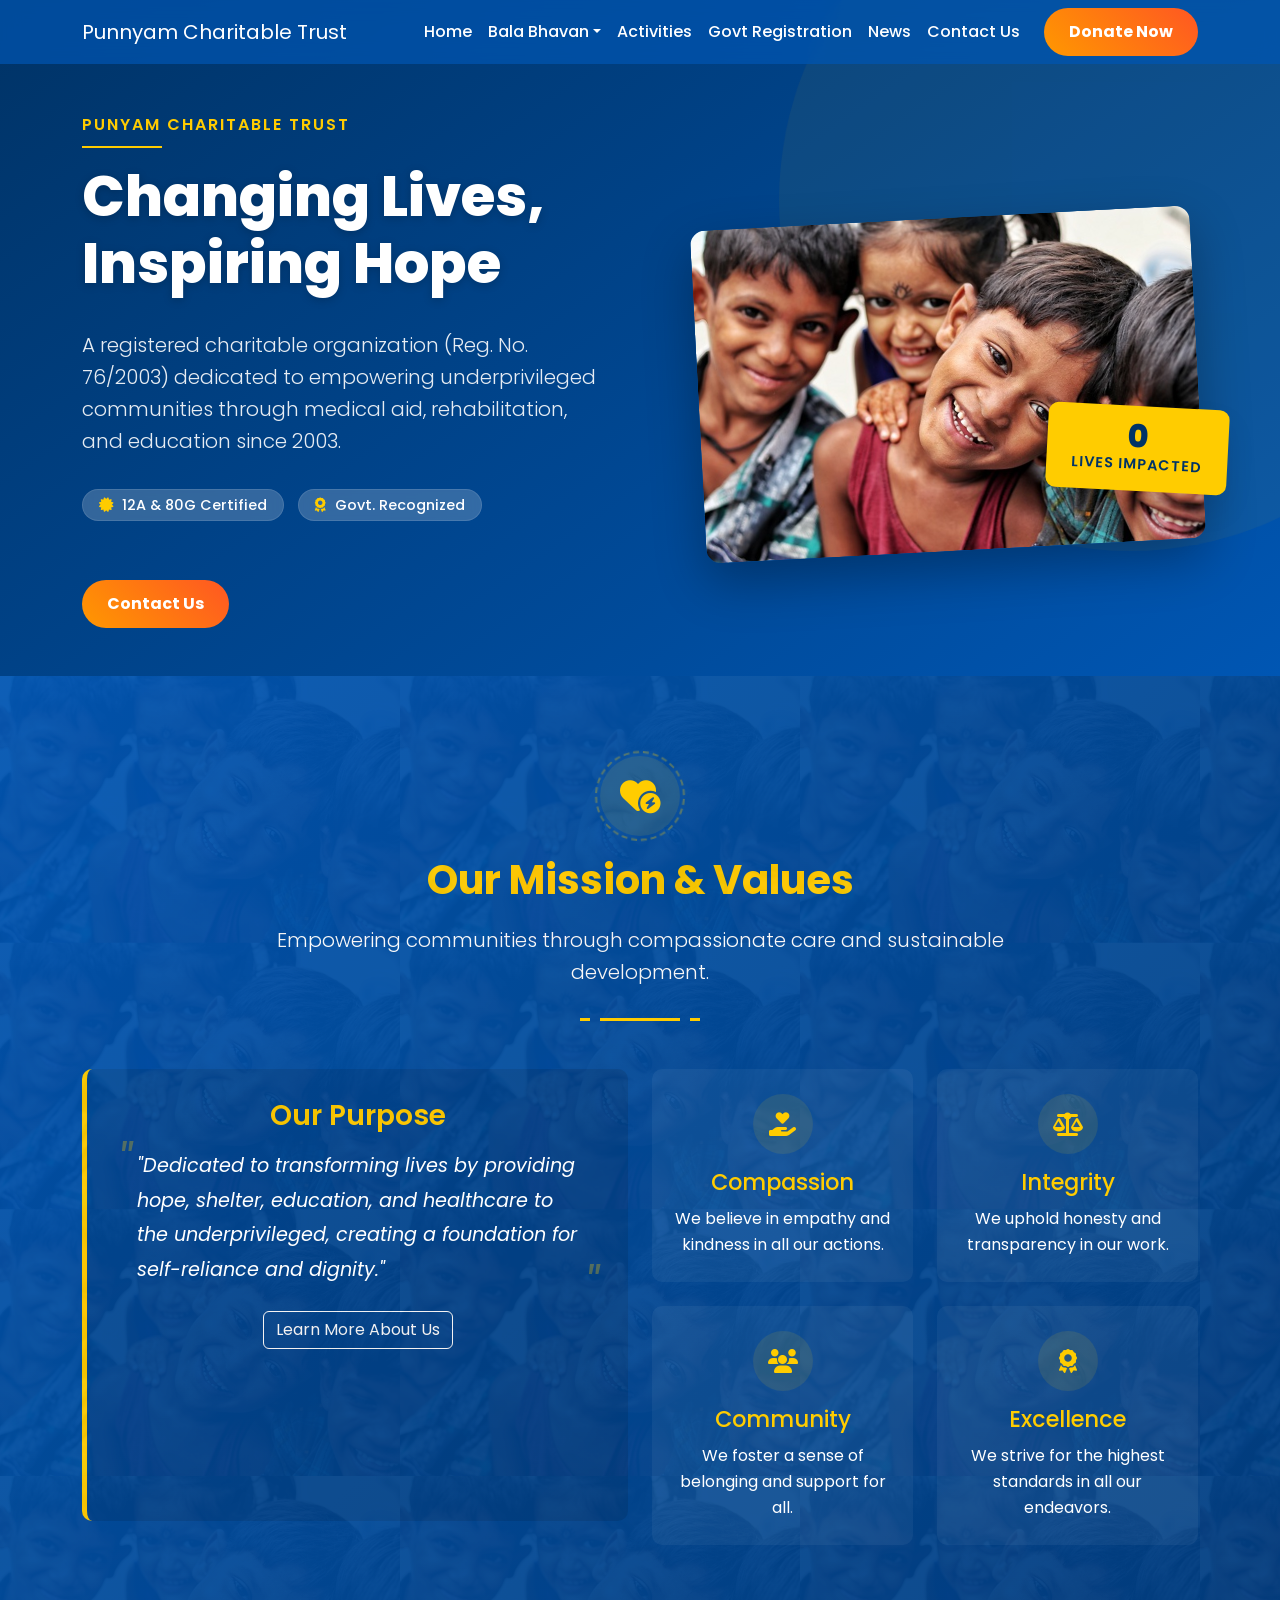
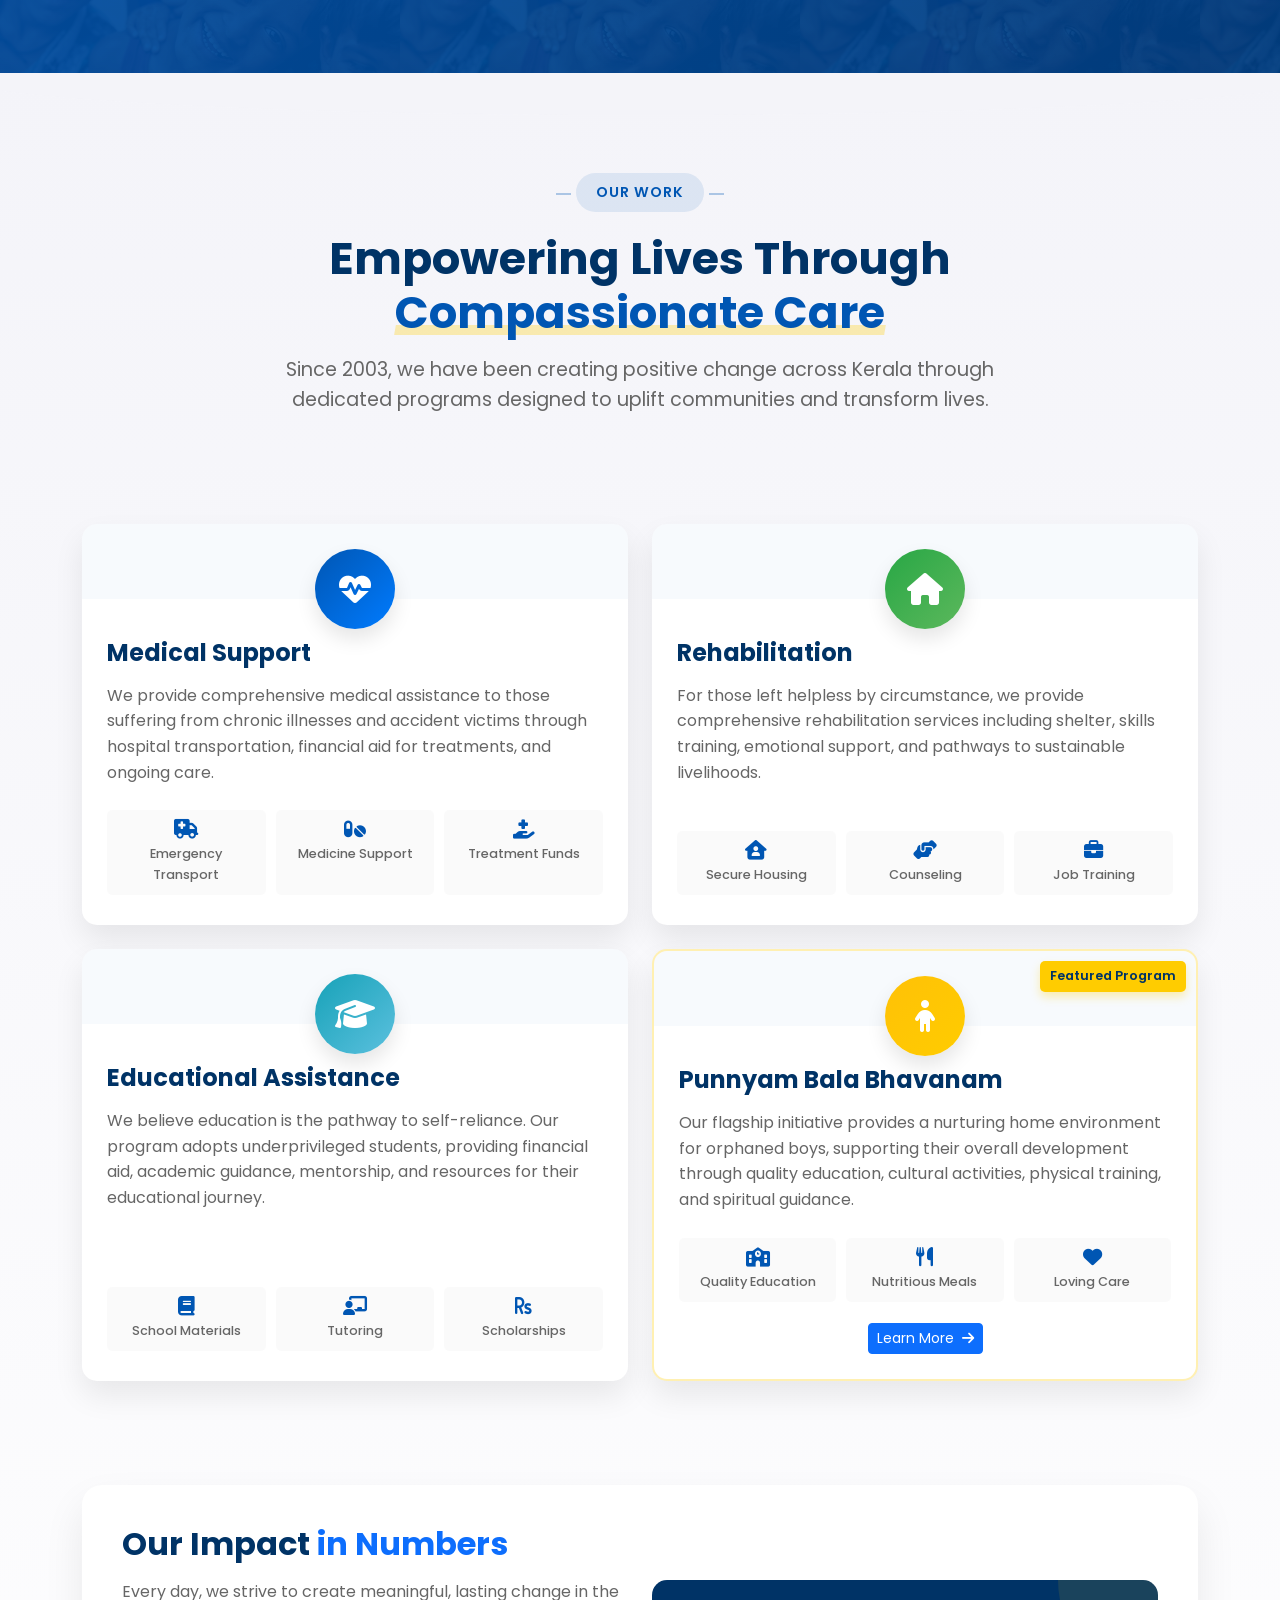
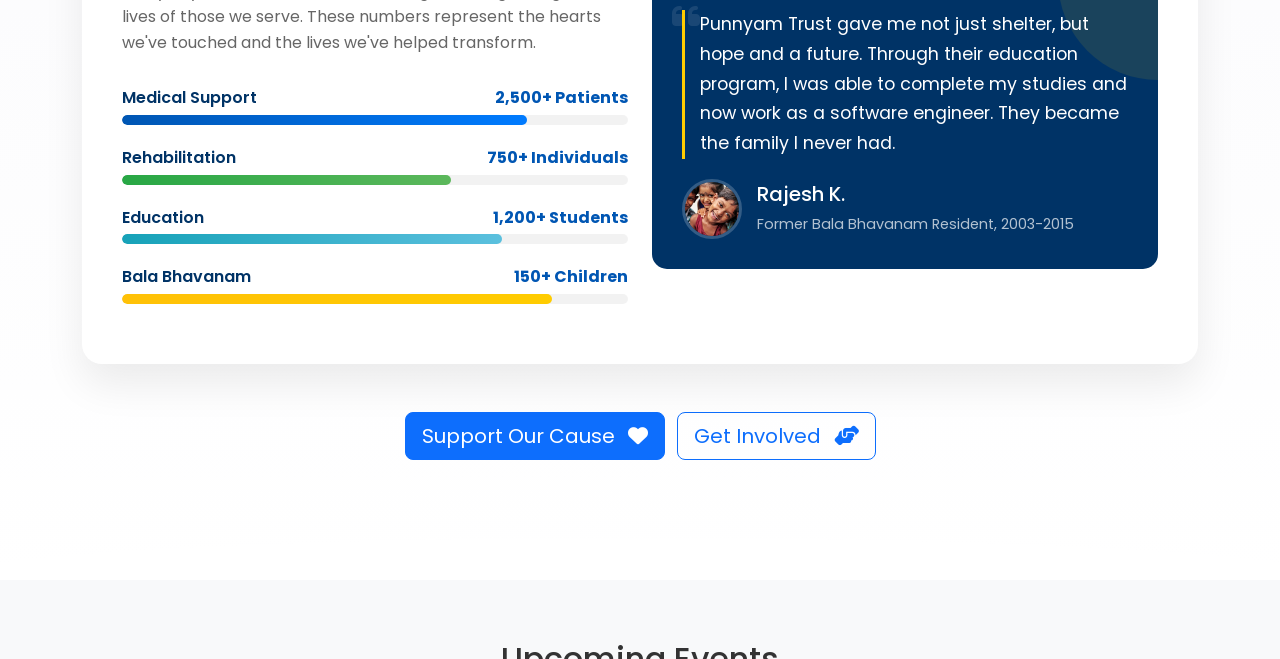
<file: index.html>
<!DOCTYPE html>
<html lang="en">
<head>
    <meta charset="UTF-8">
    <meta name="viewport" content="width=device-width, initial-scale=1.0">
    <title>Punnyam Charitable Trust</title>
    <meta http-equiv="refresh" content="0;url=html/index.html">
    <link rel="icon" href="assets/images/favicon.ico" type="image/x-icon">
</head>
<body>
    <p>Redirecting to <a href="html/index.html">Punnyam Charitable Trust</a>...</p>
</body>
</html>
</file>
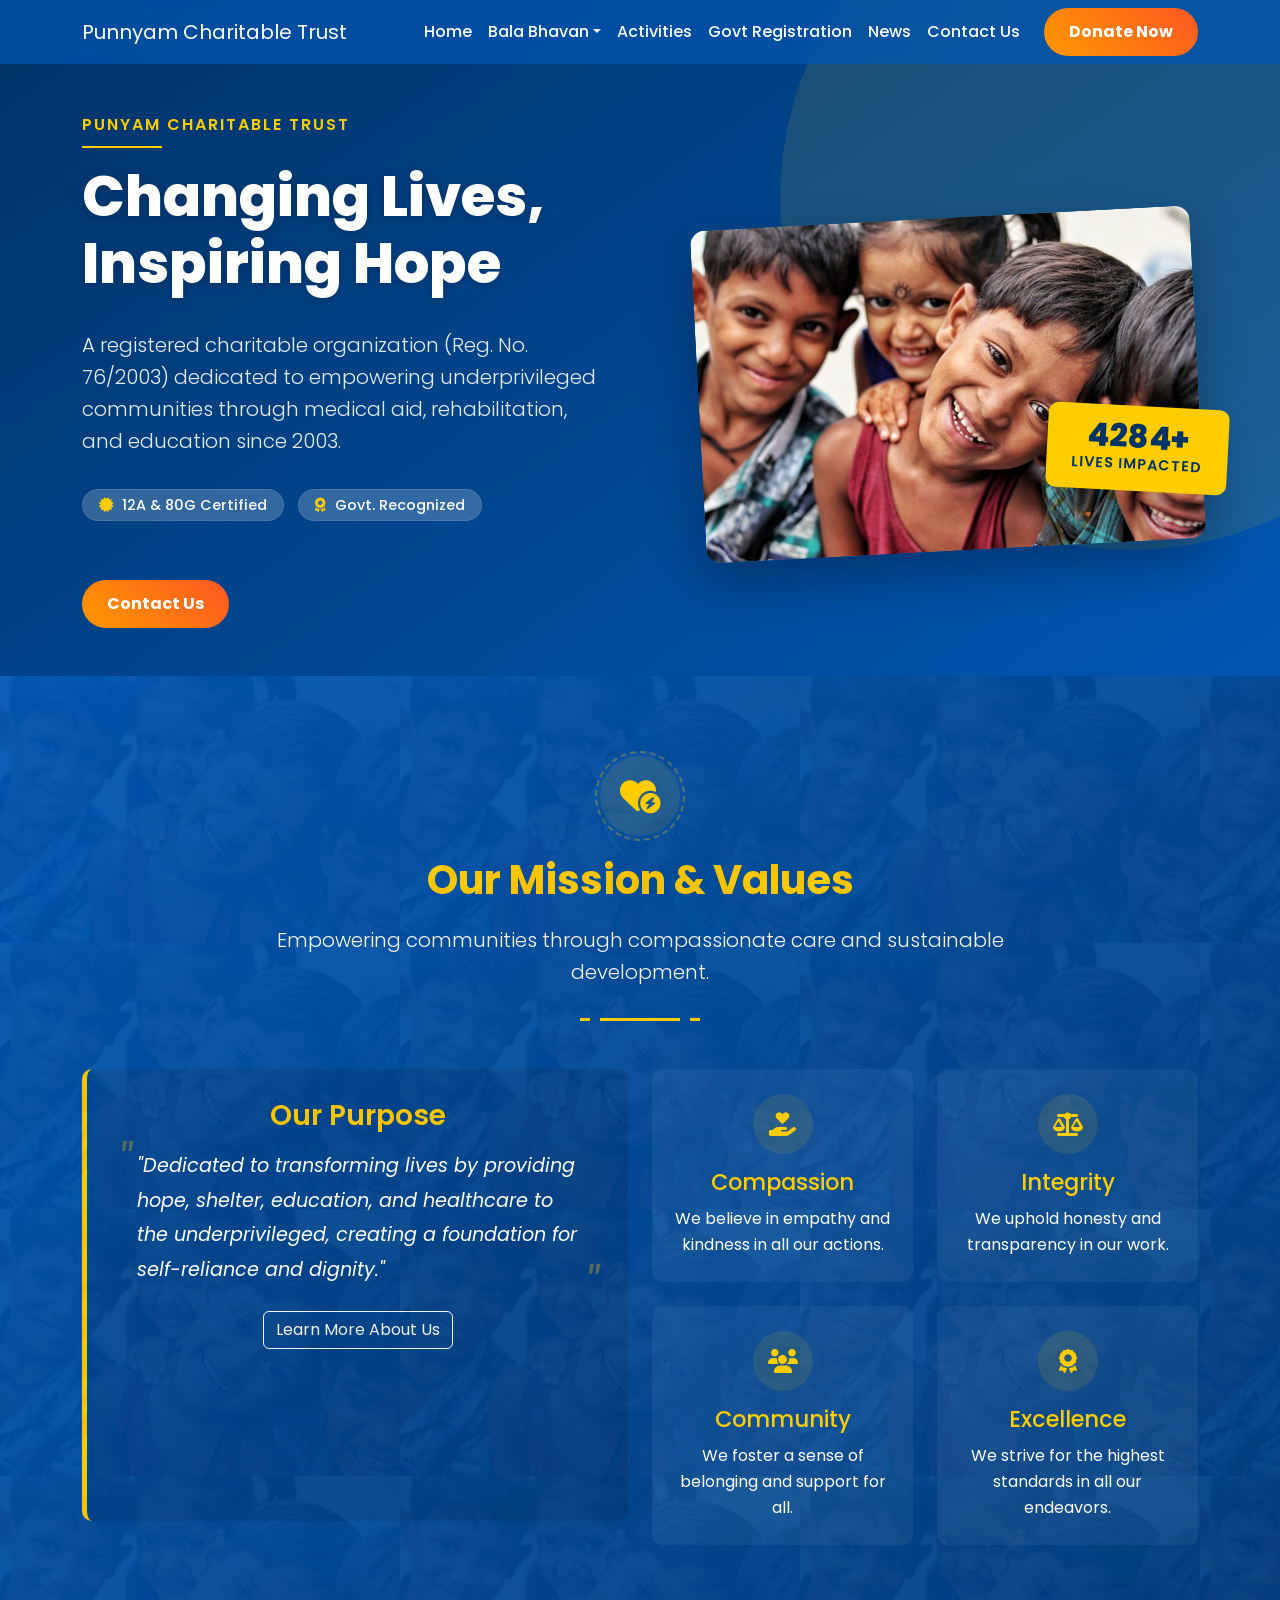
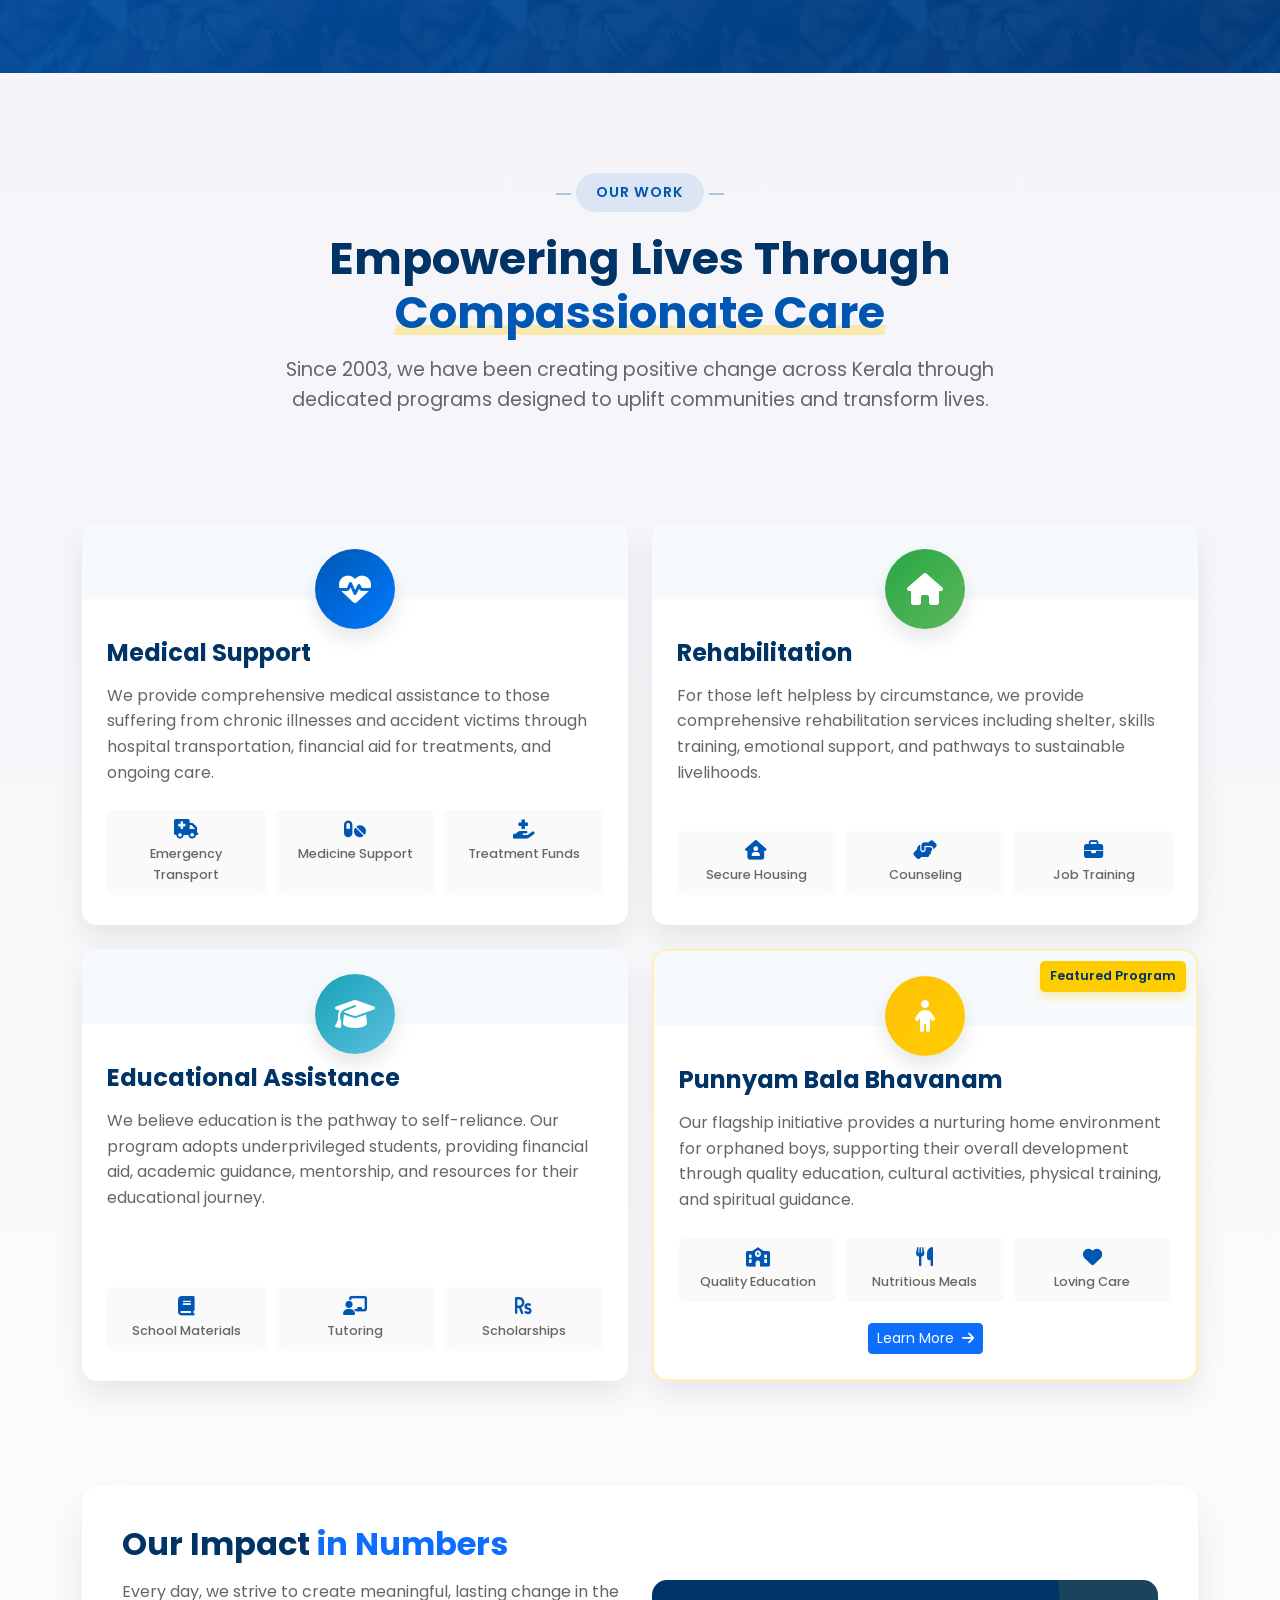
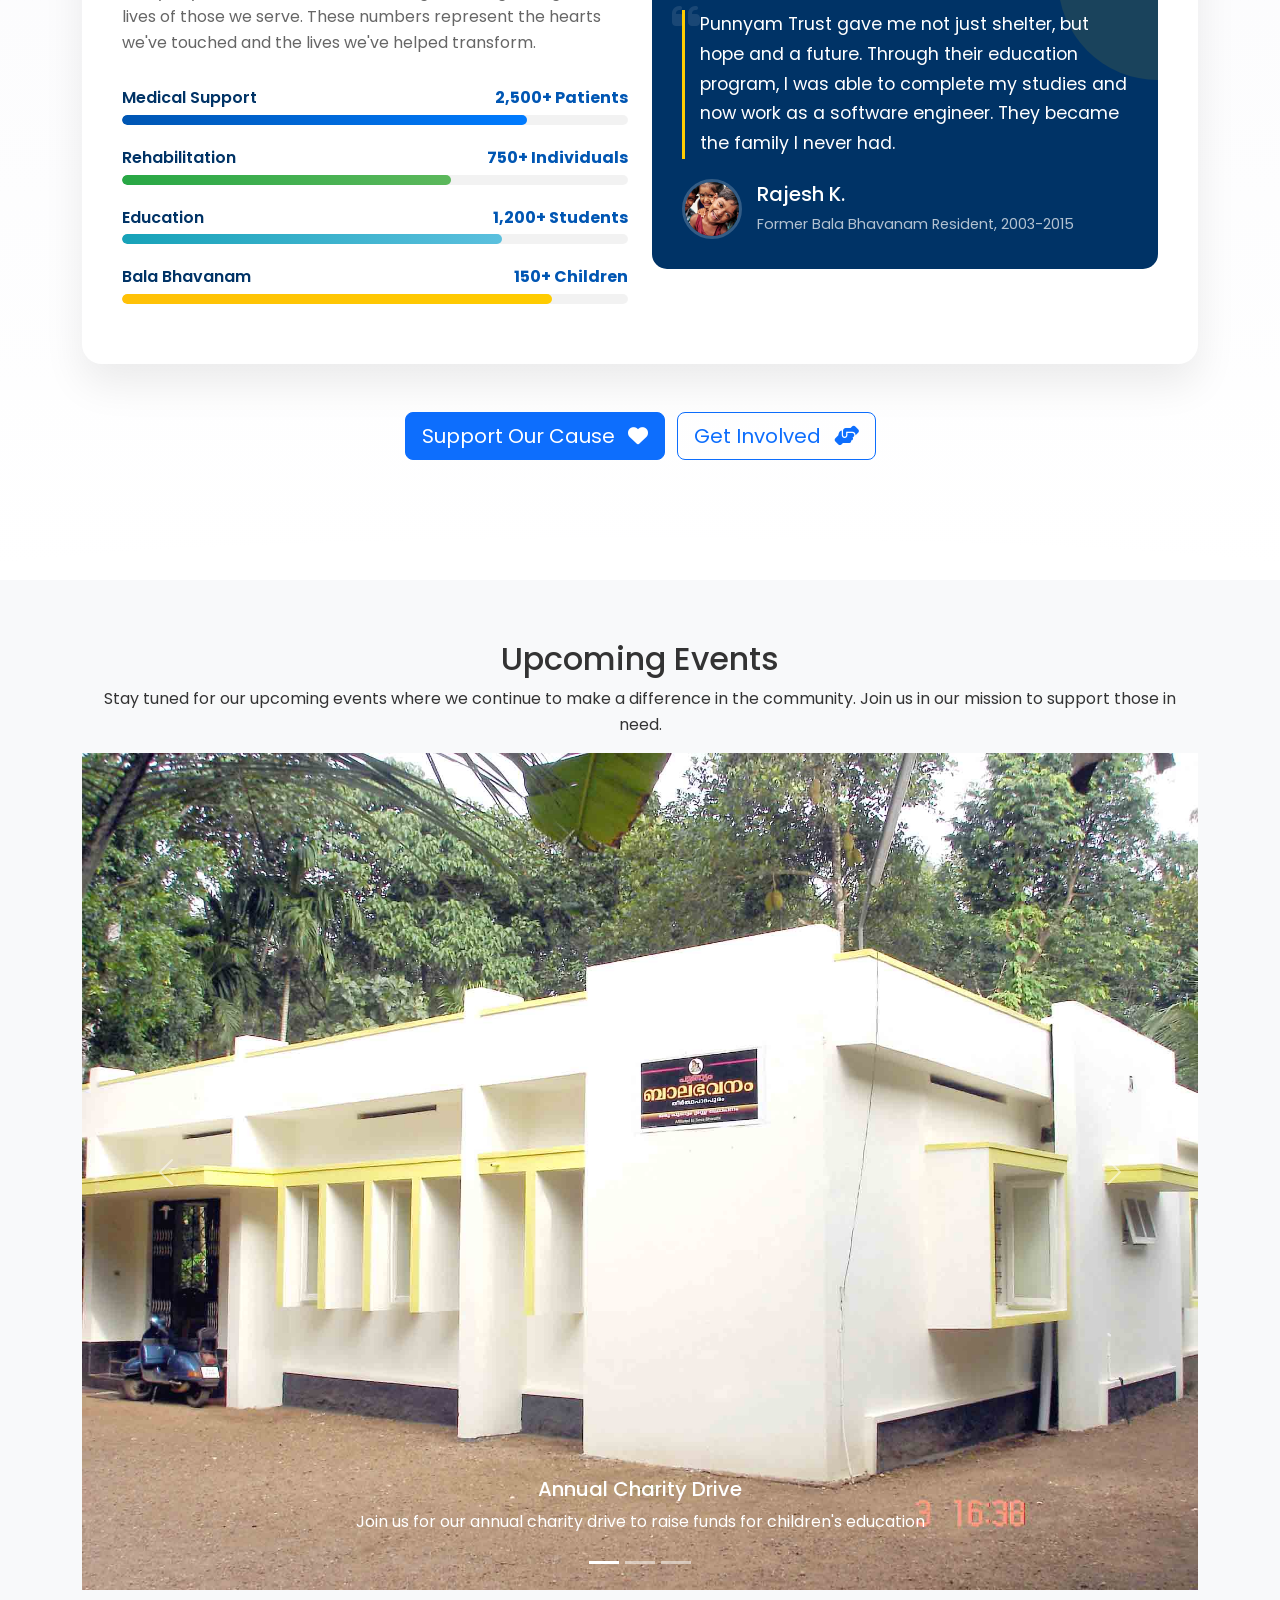
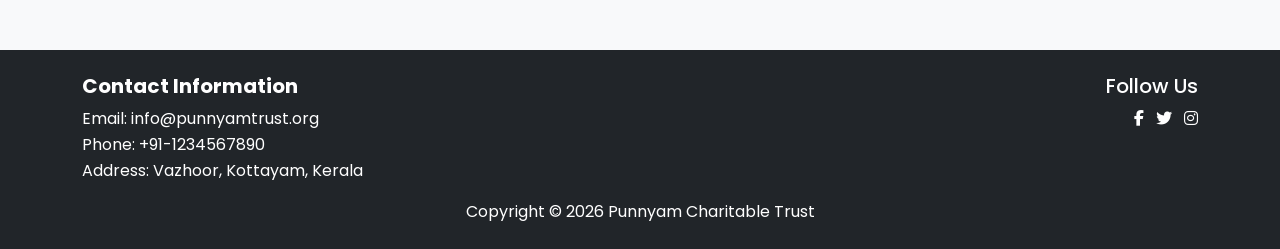
<file: html/index.html>
<!DOCTYPE html>
<html lang="en">
<head>
    <meta charset="UTF-8">
    <meta name="viewport" content="width=device-width, initial-scale=1.0">
    <title>Punnyam Charitable Trust - Home</title>
    
    <!-- Meta tags for SEO -->
    <meta name="description" content="Punnyam Charitable Trust is dedicated to serving the underprivileged through education, healthcare, and community development programs.">
    <meta name="keywords" content="Punnyam Charitable Trust, charity, education, healthcare, community development, Kerala">
    
    <!-- Open Graph tags for social sharing -->
    <meta property="og:title" content="Punnyam Charitable Trust">
    <meta property="og:description" content="Serving the underprivileged through education, healthcare, and community development.">
    <meta property="og:url" content="https://www.punnyamtrust.org">
    <!-- <meta property="og:image" content="/website/assets/images/og-image.jpg"> -->
    
    <!-- Stylesheets -->
    <link href="https://cdn.jsdelivr.net/npm/bootstrap@5.3.0/dist/css/bootstrap.min.css" rel="stylesheet">
    <link href="../css/styles.css" rel="stylesheet">
    <link href="https://fonts.googleapis.com/css2?family=Poppins:wght@300;400;700&display=swap" rel="stylesheet">
    <link rel="stylesheet" href="https://cdnjs.cloudflare.com/ajax/libs/font-awesome/6.4.0/css/all.min.css">
    
    <!-- Favicon -->
    <link rel="icon" href="../assets/images/favicon.ico" type="image/x-icon">
    
    <!-- Schema.org markup for Google -->
    <script type="application/ld+json">
    {
      "@context": "https://schema.org",
      "@type": "Organization", 
      "name": "Punnyam Charitable Trust",
      "url": "https://www.punnyamtrust.org",
      "logo": "/website/assets/images/logo.png",
      "sameAs": [
        "https://www.facebook.com/punnyamtrust",
        "https://twitter.com/punnyamtrust",
        "https://www.instagram.com/punnyamtrust"
      ]
    }
    </script>
</head>
<body>
    <div id="navbar-placeholder"></div>

    <section class="hero">
        <div class="hero-shape"></div>
        <div class="container position-relative">
            <div class="row align-items-center">
                <div class="col-lg-6 hero-content">
                    <div class="hero-text">
                        <span class="hero-tagline">Punyam Charitable Trust</span>
                        <h1>Changing Lives,<br>Inspiring Hope</h1>
                        <p class="lead">A registered charitable organization (Reg. No. 76/2003) dedicated to empowering underprivileged communities through medical aid, rehabilitation, and education since 2003.</p>
                        <div class="hero-badges">
                            <span class="badge"><i class="fas fa-certificate"></i> 12A & 80G Certified</span>
                            <span class="badge"><i class="fas fa-award"></i> Govt. Recognized</span>
                        </div>
                        <a href="../html/contact.html" class="btn btn-warning text-white fw-bold mt-4">Contact Us</a>
                    </div>
                </div>
                <div class="col-lg-6 hero-image-wrapper">
                    <div class="hero-image-frame">
                        <div class="hero-image-inner">
                            <img src="../assets/images/children_smiling.jpg" alt="Punnyam Charitable Trust - Children Smiling" class="img-fluid rounded-3">
                            <div class="hero-image-dots"></div>
                        </div>
                        <div class="hero-stat">
                            <span class="hero-stat-number">5000+</span>
                            <span class="hero-stat-text">Lives Impacted</span>
                        </div>
                    </div>
                </div>
            </div>
        </div>
    </section>

    <section class="mission-values" id="mission-values">
        <div class="container">
            <div class="section-header text-center mb-5">
                <div class="section-icon-wrapper">
                    <div class="section-icon">
                        <i class="fas fa-heart-circle-bolt"></i>
                    </div>
                </div>
                <h2 class="fw-bold">Our Mission & Values</h2>
                <p class="lead">Empowering communities through compassionate care and sustainable development.</p>
                <div class="section-divider"></div>
            </div>

            <div class="row mb-5">
                <div class="col-lg-6 mb-4">
                    <div class="mission-statement">
                        <h3 class="text-center mb-3">Our Purpose</h3>
                        <p class="mission-quote">"Dedicated to transforming lives by providing hope, shelter, education, and healthcare to the underprivileged, creating a foundation for self-reliance and dignity."</p>
                        <div class="text-center mt-4">
                            <a href="#about" class="btn btn-outline-light">Learn More About Us</a>
                        </div>
                    </div>
                </div>
                <div class="col-lg-6">
                    <div class="values-wrapper">
                        <div class="row g-4">
                            <div class="col-md-6">
                                <div class="value-card" data-value="compassion">
                                    <div class="value-icon">
                                        <i class="fas fa-hand-holding-heart"></i>
                                    </div>
                                    <h4>Compassion</h4>
                                    <p>We believe in empathy and kindness in all our actions.</p>
                                </div>
                            </div>
                            <div class="col-md-6">
                                <div class="value-card" data-value="integrity">
                                    <div class="value-icon">
                                        <i class="fas fa-balance-scale"></i>
                                    </div>
                                    <h4>Integrity</h4>
                                    <p>We uphold honesty and transparency in our work.</p>
                                </div>
                            </div>
                            <div class="col-md-6">
                                <div class="value-card" data-value="community">
                                    <div class="value-icon">
                                        <i class="fas fa-users"></i>
                                    </div>
                                    <h4>Community</h4>
                                    <p>We foster a sense of belonging and support for all.</p>
                                </div>
                            </div>
                            <div class="col-md-6">
                                <div class="value-card" data-value="excellence">
                                    <div class="value-icon">
                                        <i class="fas fa-award"></i>
                                    </div>
                                    <h4>Excellence</h4>
                                    <p>We strive for the highest standards in all our endeavors.</p>
                                </div>
                            </div>
                        </div>
                    </div>
                </div>
            </div>
        </div>
    </section>

    <section class="about-section" id="about">
        <div class="about-shape-top"></div>
        <div class="container position-relative">
            <div class="row justify-content-center">
                <div class="col-lg-8 text-center mb-5">
                    <span class="section-badge">Our Work</span>
                    <h2 class="section-title">Empowering Lives Through <span class="highlight">Compassionate Care</span></h2>
                    <p class="section-subtitle">Since 2003, we have been creating positive change across Kerala through dedicated programs designed to uplift communities and transform lives.</p>
                </div>
            </div>

            <div class="about-cards">
                <div class="row">
                    <div class="col-lg-6 mb-4">
                        <div class="about-card-wrapper">
                            <div class="about-card">
                                <div class="about-card-image">
                                    <div class="about-card-icon-wrapper">
                                        <div class="about-card-icon medical">
                                            <i class="fas fa-heartbeat"></i>
                                        </div>
                                    </div>
                                </div>
                                <div class="about-card-content">
                                    <h3>Medical Support</h3>
                                    <p>We provide comprehensive medical assistance to those suffering from chronic illnesses and accident victims through hospital transportation, financial aid for treatments, and ongoing care.</p>
                                    <div class="about-card-features">
                                        <div class="feature">
                                            <i class="fas fa-ambulance"></i>
                                            <span>Emergency Transport</span>
                                        </div>
                                        <div class="feature">
                                            <i class="fas fa-pills"></i>
                                            <span>Medicine Support</span>
                                        </div>
                                        <div class="feature">
                                            <i class="fas fa-hand-holding-medical"></i>
                                            <span>Treatment Funds</span>
                                        </div>
                                    </div>
                                </div>
                            </div>
                        </div>
                    </div>

                    <div class="col-lg-6 mb-4">
                        <div class="about-card-wrapper">
                            <div class="about-card">
                                <div class="about-card-image">
                                    <div class="about-card-icon-wrapper">
                                        <div class="about-card-icon rehab">
                                            <i class="fas fa-home"></i>
                                        </div>
                                    </div>
                                </div>
                                <div class="about-card-content">
                                    <h3>Rehabilitation</h3>
                                    <p>For those left helpless by circumstance, we provide comprehensive rehabilitation services including shelter, skills training, emotional support, and pathways to sustainable livelihoods.</p>
                                    <div class="about-card-features">
                                        <div class="feature">
                                            <i class="fas fa-house-user"></i>
                                            <span>Secure Housing</span>
                                        </div>
                                        <div class="feature">
                                            <i class="fas fa-hands-helping"></i>
                                            <span>Counseling</span>
                                        </div>
                                        <div class="feature">
                                            <i class="fas fa-briefcase"></i>
                                            <span>Job Training</span>
                                        </div>
                                    </div>
                                </div>
                            </div>
                        </div>
                    </div>

                    <div class="col-lg-6 mb-4">
                        <div class="about-card-wrapper">
                            <div class="about-card">
                                <div class="about-card-image">
                                    <div class="about-card-icon-wrapper">
                                        <div class="about-card-icon education">
                                            <i class="fas fa-graduation-cap"></i>
                                        </div>
                                    </div>
                                </div>
                                <div class="about-card-content">
                                    <h3>Educational Assistance</h3>
                                    <p>We believe education is the pathway to self-reliance. Our program adopts underprivileged students, providing financial aid, academic guidance, mentorship, and resources for their educational journey.</p>
                                    <div class="about-card-features">
                                        <div class="feature">
                                            <i class="fas fa-book"></i>
                                            <span>School Materials</span>
                                        </div>
                                        <div class="feature">
                                            <i class="fas fa-chalkboard-teacher"></i>
                                            <span>Tutoring</span>
                                        </div>
                                        <div class="feature">
                                            <i class="fas fa-rupee-sign"></i>
                                            <span>Scholarships</span>
                                        </div>
                                    </div>
                                </div>
                            </div>
                        </div>
                    </div>

                    <div class="col-lg-6 mb-4">
                        <div class="about-card-wrapper">
                            <div class="about-card featured">
                                <div class="about-card-image">
                                    <div class="about-card-icon-wrapper">
                                        <div class="about-card-icon bala">
                                            <i class="fas fa-child"></i>
                                        </div>
                                    </div>
                                    <div class="featured-badge">
                                        <span>Featured Program</span>
                                    </div>
                                </div>
                                <div class="about-card-content">
                                    <h3>Punnyam Bala Bhavanam</h3>
                                    <p>Our flagship initiative provides a nurturing home environment for orphaned boys, supporting their overall development through quality education, cultural activities, physical training, and spiritual guidance.</p>
                                    <div class="about-card-features">
                                        <div class="feature">
                                            <i class="fas fa-school"></i>
                                            <span>Quality Education</span>
                                        </div>
                                        <div class="feature">
                                            <i class="fas fa-utensils"></i>
                                            <span>Nutritious Meals</span>
                                        </div>
                                        <div class="feature">
                                            <i class="fas fa-heart"></i>
                                            <span>Loving Care</span>
                                        </div>
                                    </div>
                                    <div class="text-center mt-3">
                                        <a href="/html/balabhavan_overview.html" class="btn btn-sm btn-primary">Learn More <i class="fas fa-arrow-right ms-1"></i></a>
                                    </div>
                                </div>
                            </div>
                        </div>
                    </div>
                </div>
            </div>

            <div class="about-impact">
                <div class="row align-items-center">
                    <div class="col-lg-6 mb-4 mb-lg-0">
                        <h3 class="impact-title">Our Impact <span class="text-primary">in Numbers</span></h3>
                        <p class="impact-text">Every day, we strive to create meaningful, lasting change in the lives of those we serve. These numbers represent the hearts we've touched and the lives we've helped transform.</p>
                        <div class="impact-progress">
                            <div class="impact-progress-item">
                                <div class="d-flex justify-content-between mb-1">
                                    <span class="impact-label">Medical Support</span>
                                    <span class="impact-value">2,500+ Patients</span>
                                </div>
                                <div class="progress">
                                    <div class="progress-bar bg-medical" role="progressbar" style="width: 80%"></div>
                                </div>
                            </div>
                            <div class="impact-progress-item">
                                <div class="d-flex justify-content-between mb-1">
                                    <span class="impact-label">Rehabilitation</span>
                                    <span class="impact-value">750+ Individuals</span>
                                </div>
                                <div class="progress">
                                    <div class="progress-bar bg-rehab" role="progressbar" style="width: 65%"></div>
                                </div>
                            </div>
                            <div class="impact-progress-item">
                                <div class="d-flex justify-content-between mb-1">
                                    <span class="impact-label">Education</span>
                                    <span class="impact-value">1,200+ Students</span>
                                </div>
                                <div class="progress">
                                    <div class="progress-bar bg-education" role="progressbar" style="width: 75%"></div>
                                </div>
                            </div>
                            <div class="impact-progress-item">
                                <div class="d-flex justify-content-between mb-1">
                                    <span class="impact-label">Bala Bhavanam</span>
                                    <span class="impact-value">150+ Children</span>
                                </div>
                                <div class="progress">
                                    <div class="progress-bar bg-bala" role="progressbar" style="width: 85%"></div>
                                </div>
                            </div>
                        </div>
                    </div>
                    <div class="col-lg-6">
                        <div class="impact-testimonial">
                            <div class="testimonial-content">
                                <i class="fas fa-quote-left quote-icon"></i>
                                <p>Punnyam Trust gave me not just shelter, but hope and a future. Through their education program, I was able to complete my studies and now work as a software engineer. They became the family I never had.</p>
                                <div class="testimonial-author">
                                    <div class="testimonial-image">
                                        <img src="../assets/images/children_smiling.jpg" alt="Success story" class="img-fluid">
                                    </div>
                                    <div class="testimonial-info">
                                        <h5>Rajesh K.</h5>
                                        <span>Former Bala Bhavanam Resident, 2003-2015</span>
                                    </div>
                                </div>
                            </div>
                        </div>
                    </div>
                </div>
            </div>

            <div class="text-center mt-5">
                <a href="#" class="btn btn-lg btn-primary">Support Our Cause <i class="fas fa-heart ms-2"></i></a>
                <a href="/html/contact.html" class="btn btn-lg btn-outline-primary ms-2">Get Involved <i class="fas fa-hands-helping ms-2"></i></a>
            </div>
        </div>
        <div class="about-shape-bottom"></div>
    </section>

    <section class="section bg-light text-center" id="upcoming-events">
        <div class="container">
            <h2>Upcoming Events</h2>
            <p>Stay tuned for our upcoming events where we continue to make a difference in the community. Join us in our mission to support those in need.</p>
            <div id="eventsCarousel" class="carousel slide" data-bs-ride="carousel">
                <div class="carousel-inner" id="carouselInner">
                    <!-- Carousel items will be inserted here by JavaScript -->
                </div>
                <button class="carousel-control-prev" type="button" data-bs-target="#eventsCarousel" data-bs-slide="prev">
                    <span class="carousel-control-prev-icon" aria-hidden="true"></span>
                    <span class="visually-hidden">Previous</span>
                </button>
                <button class="carousel-control-next" type="button" data-bs-target="#eventsCarousel" data-bs-slide="next">
                    <span class="carousel-control-next-icon" aria-hidden="true"></span>
                    <span class="visually-hidden">Next</span>
                </button>
                <!-- Add carousel indicators for better navigation -->
                <div class="carousel-indicators" id="carouselIndicators">
                    <!-- Indicators will be inserted here by JavaScript -->
                </div>
            </div>
        </div>
    </section>

    <div id="footer-placeholder"></div>

    <!-- JavaScript Dependencies -->
    <script src="https://cdn.jsdelivr.net/npm/bootstrap@5.3.0/dist/js/bootstrap.bundle.min.js" defer></script>
    
    <!-- Main JavaScript -->
    <script src="../js/main.js" defer></script>
    
    <!-- Google Analytics Implementation -->
    <!-- Uncomment the following scripts when ready to deploy with your actual measurement ID -->
    <!--
    <script async src="https://www.googletagmanager.com/gtag/js?id=G-XXXXXXXXXX"></script>
    <script async src="/website/js/analytics.js"></script>
    -->
</body>
</html>
</file>
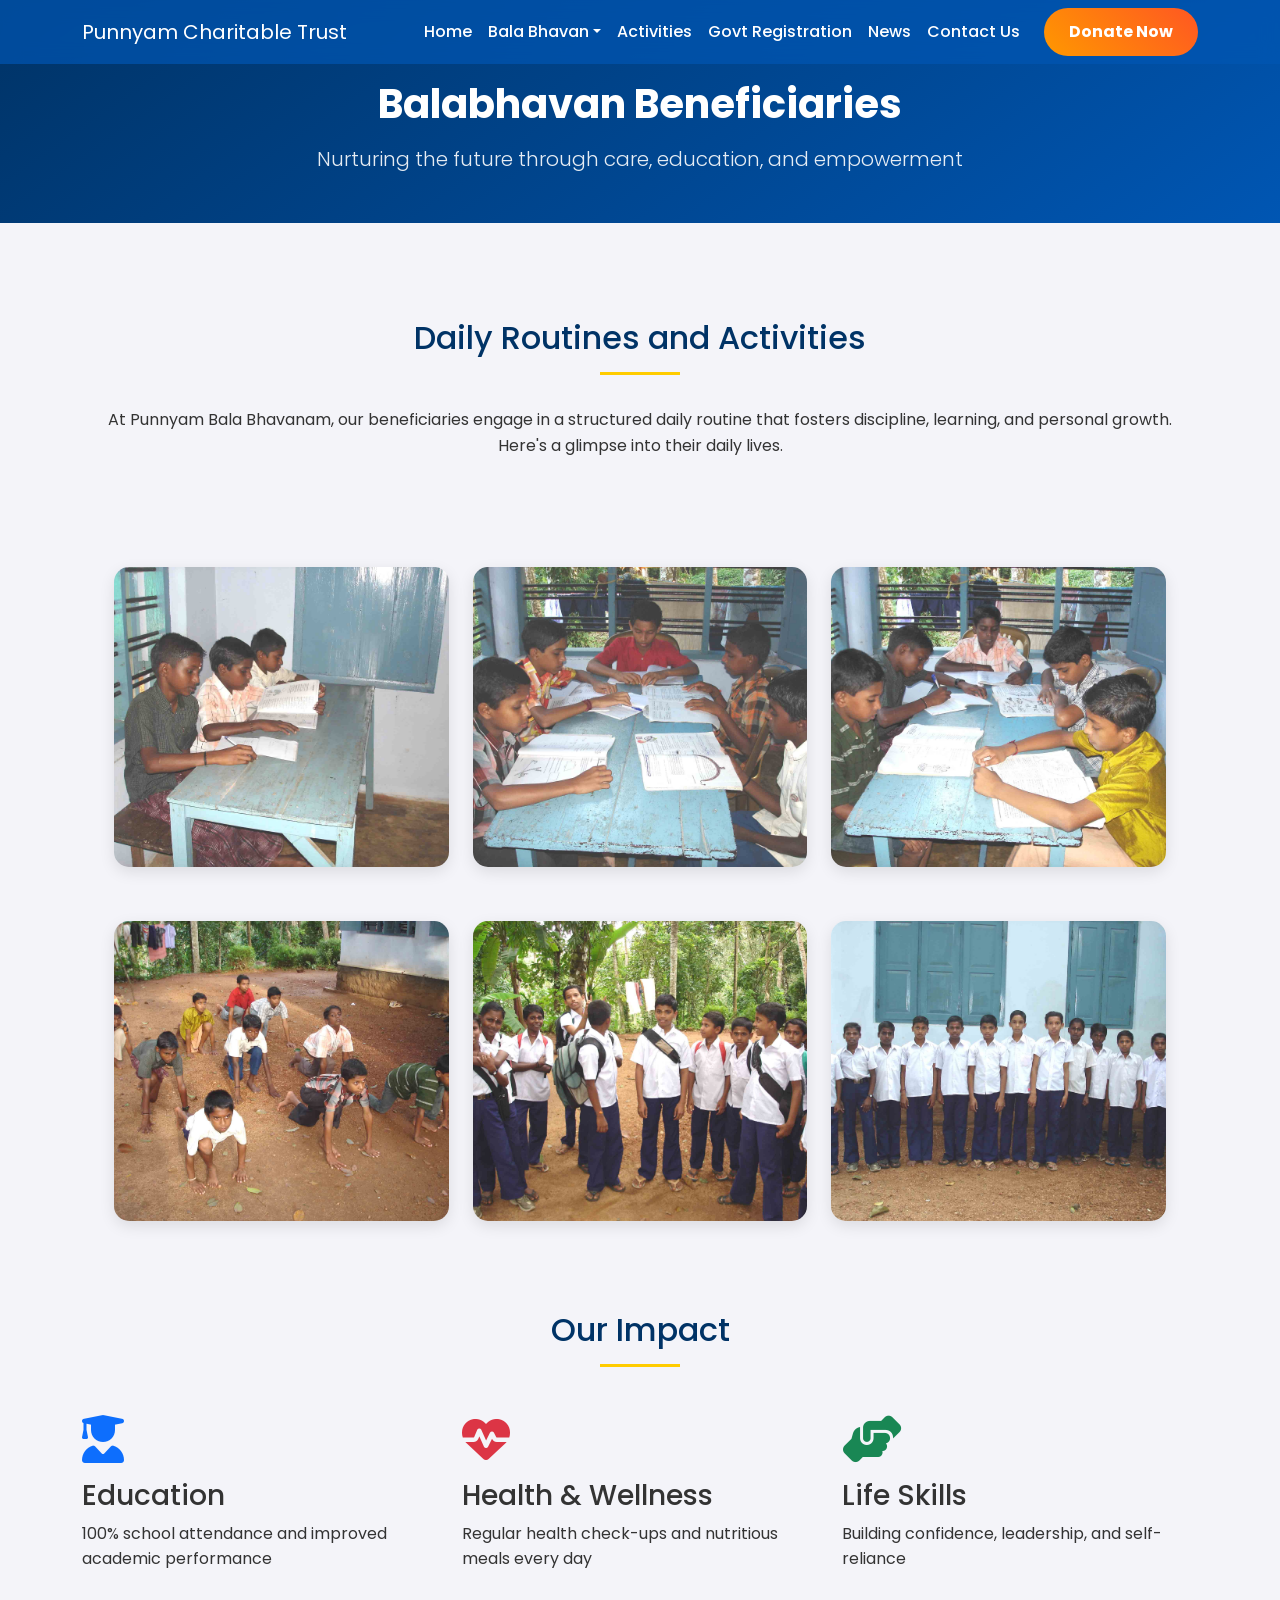
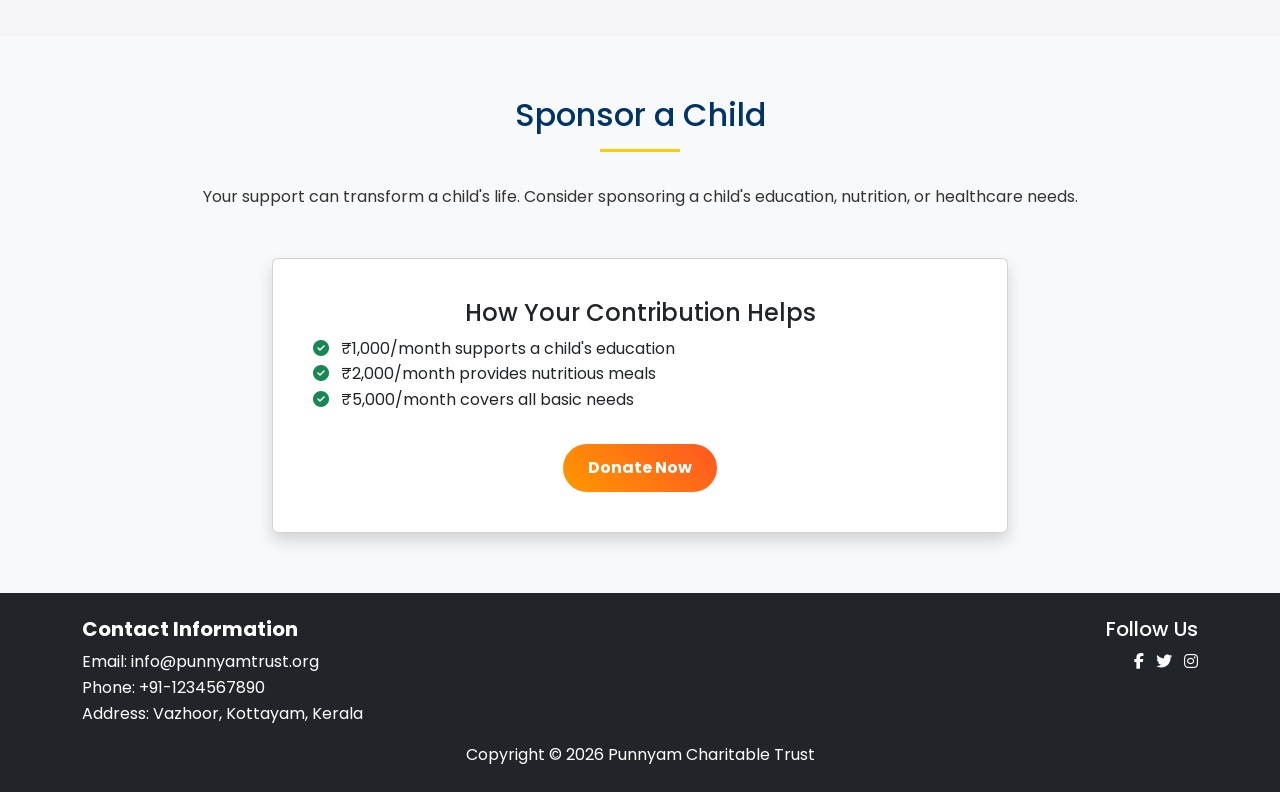
<file: html/balabhavan_beneficieries.html>
<!DOCTYPE html>
<html lang="en">
<head>
    <meta charset="UTF-8">
    <meta name="viewport" content="width=device-width, initial-scale=1.0">
    <title>Balabhavan Beneficiaries - Punnyam Charitable Trust</title>
    
    <!-- Meta tags for SEO -->
    <meta name="description" content="Punnyam Bala Bhavanam beneficiaries - Punnyam Charitable Trust's initiative for orphaned boys.">
    <meta name="keywords" content="Punnyam Charitable Trust, Bala Bhavanam, beneficiaries, orphanage, education, charity">
    
    <!-- Open Graph tags for social sharing -->
    <meta property="og:title" content="Balabhavan Beneficiaries - Punnyam Charitable Trust">
    <meta property="og:description" content="Learn about the children who benefit from our Balabhavan program and their daily activities.">
    <meta property="og:url" content="https://www.punnyamtrust.org/balabhavan_beneficieries">
    
    <!-- Stylesheets -->
    <link href="https://cdn.jsdelivr.net/npm/bootstrap@5.3.0/dist/css/bootstrap.min.css" rel="stylesheet">
    <link href="../css/styles.css" rel="stylesheet">
    <link href="https://fonts.googleapis.com/css2?family=Poppins:wght@300;400;700&display=swap" rel="stylesheet">
    <link rel="stylesheet" href="https://cdnjs.cloudflare.com/ajax/libs/font-awesome/6.4.0/css/all.min.css">
    
    <!-- Favicon -->
    <link rel="icon" href="../assets/images/favicon.ico" type="image/x-icon">
</head>
<body>
    <!-- Navbar Placeholder - Will be loaded by JavaScript -->
    <div id="navbar-placeholder"></div>

    <!-- Page Title Section -->
    <div class="page-title">
        <div class="container">
            <h1>Balabhavan Beneficiaries</h1>
            <p class="lead">Nurturing the future through care, education, and empowerment</p>
        </div>
    </div>

    <!-- Daily Routines Section -->
    <section class="beneficiary-section">
        <div class="container">
            <h2 class="section-heading">Daily Routines and Activities</h2>
            <p class="text-center mb-5">At Punnyam Bala Bhavanam, our beneficiaries engage in a structured daily routine that fosters discipline, learning, and personal growth. Here's a glimpse into their daily lives.</p>
            

    <!-- Impact Section -->
    <section class="section text-center" id="impact">
        <div class="container">
            <!-- First Row of Gallery Items -->
            <div class="row">
                <div class="col-md-4">
                    <div class="gallery-item position-relative">
                        <img src="../assets/balabhavan/images/beneficieries/Routine1.jpg" alt="Morning Prayer at Bala Bhavanam" class="img-fluid">
                        <div class="gallery-caption">
                            <h5>Morning Prayer</h5>
                            <p>Starting the day with spiritual guidance and reflection</p>
                        </div>
                    </div>
                </div>
                <div class="col-md-4">
                    <div class="gallery-item position-relative">
                        <img src="../assets/balabhavan/images/beneficieries/Routine2.jpg" alt="Academic Learning at Bala Bhavanam" class="img-fluid">
                        <div class="gallery-caption">
                            <h5>Academic Learning</h5>
                            <p>Focused study sessions to excel in education</p>
                        </div>
                    </div>
                </div>
                <div class="col-md-4">
                    <div class="gallery-item position-relative">
                        <img src="../assets/balabhavan/images/beneficieries/Routine3.jpg" alt="Physical Activities at Bala Bhavanam" class="img-fluid">
                        <div class="gallery-caption">
                            <h5>Physical Activities</h5>
                            <p>Sports and games for physical development</p>
                        </div>
                    </div>
                </div>
            </div>
            
            <!-- Second Row of Gallery Items -->
            <div class="row mt-4">
                <div class="col-md-4">
                    <div class="gallery-item position-relative">
                        <img src="../assets/balabhavan/images/beneficieries/Routine4.jpg" alt="Meal Time at Bala Bhavanam" class="img-fluid">
                        <div class="gallery-caption">
                            <h5>Meal Time</h5>
                            <p>Nutritious meals enjoyed together as a family</p>
                        </div>
                    </div>
                </div>
                <div class="col-md-4">
                    <div class="gallery-item position-relative">
                        <img src="../assets/balabhavan/images/beneficieries/Routine5.jpg" alt="Cultural Activities at Bala Bhavanam" class="img-fluid">
                        <div class="gallery-caption">
                            <h5>Cultural Activities</h5>
                            <p>Preserving traditions through art, music, and dance</p>
                        </div>
                    </div>
                </div>
                <div class="col-md-4">
                    <div class="gallery-item position-relative">
                        <img src="../assets/balabhavan/images/beneficieries/Routine6.jpg" alt="Community Service at Bala Bhavanam" class="img-fluid">
                        <div class="gallery-caption">
                            <h5>Community Service</h5>
                            <p>Learning the value of giving back to society</p>
                        </div>
                    </div>
                </div>
            </div>
        </div>
    </section>
    <h2 class="section-heading">Our Impact</h2>
    <div class="row mt-5">
        <div class="col-md-4">
            <i class="fas fa-user-graduate fa-3x text-primary mb-3"></i>
            <h3>Education</h3>
            <p>100% school attendance and improved academic performance</p>
        </div>
        <div class="col-md-4">
                    <i class="fas fa-heartbeat fa-3x text-danger mb-3"></i>
                    <h3>Health & Wellness</h3>
                    <p>Regular health check-ups and nutritious meals every day</p>
                </div>
                <div class="col-md-4">
                    <i class="fas fa-hands-helping fa-3x text-success mb-3"></i>
                    <h3>Life Skills</h3>
                    <p>Building confidence, leadership, and self-reliance</p>
                </div>
            </div>
        </div>
    </section>

    <!-- Sponsor a Child Section -->
    <section class="section bg-light">
        <div class="container">
            <h2 class="section-heading">Sponsor a Child</h2>
            <p class="text-center mb-5">Your support can transform a child's life. Consider sponsoring a child's education, nutrition, or healthcare needs.</p>
            
            <div class="row justify-content-center">
                <div class="col-md-8 text-center">
                    <div class="card shadow p-4">
                        <div class="card-body">
                            <h4>How Your Contribution Helps</h4>
                            <ul class="list-unstyled text-start">
                                <li><i class="fas fa-check-circle text-success me-2"></i> ₹1,000/month supports a child's education</li>
                                <li><i class="fas fa-check-circle text-success me-2"></i> ₹2,000/month provides nutritious meals</li>
                                <li><i class="fas fa-check-circle text-success me-2"></i> ₹5,000/month covers all basic needs</li>
                            </ul>
                            <a href="#donate" class="btn btn-warning text-white fw-bold mt-3">Donate Now</a>
                        </div>
                    </div>
                </div>
            </div>
        </div>
    </section>

    <!-- Footer Placeholder - Will be loaded by JavaScript -->
    <div id="footer-placeholder"></div>

    <!-- JavaScript Dependencies -->
    <script src="https://cdn.jsdelivr.net/npm/bootstrap@5.3.0/dist/js/bootstrap.bundle.min.js" defer></script>
    
    <!-- Main JavaScript -->
    <script src="../js/main.js" defer></script>
</body>
</html>
</file>
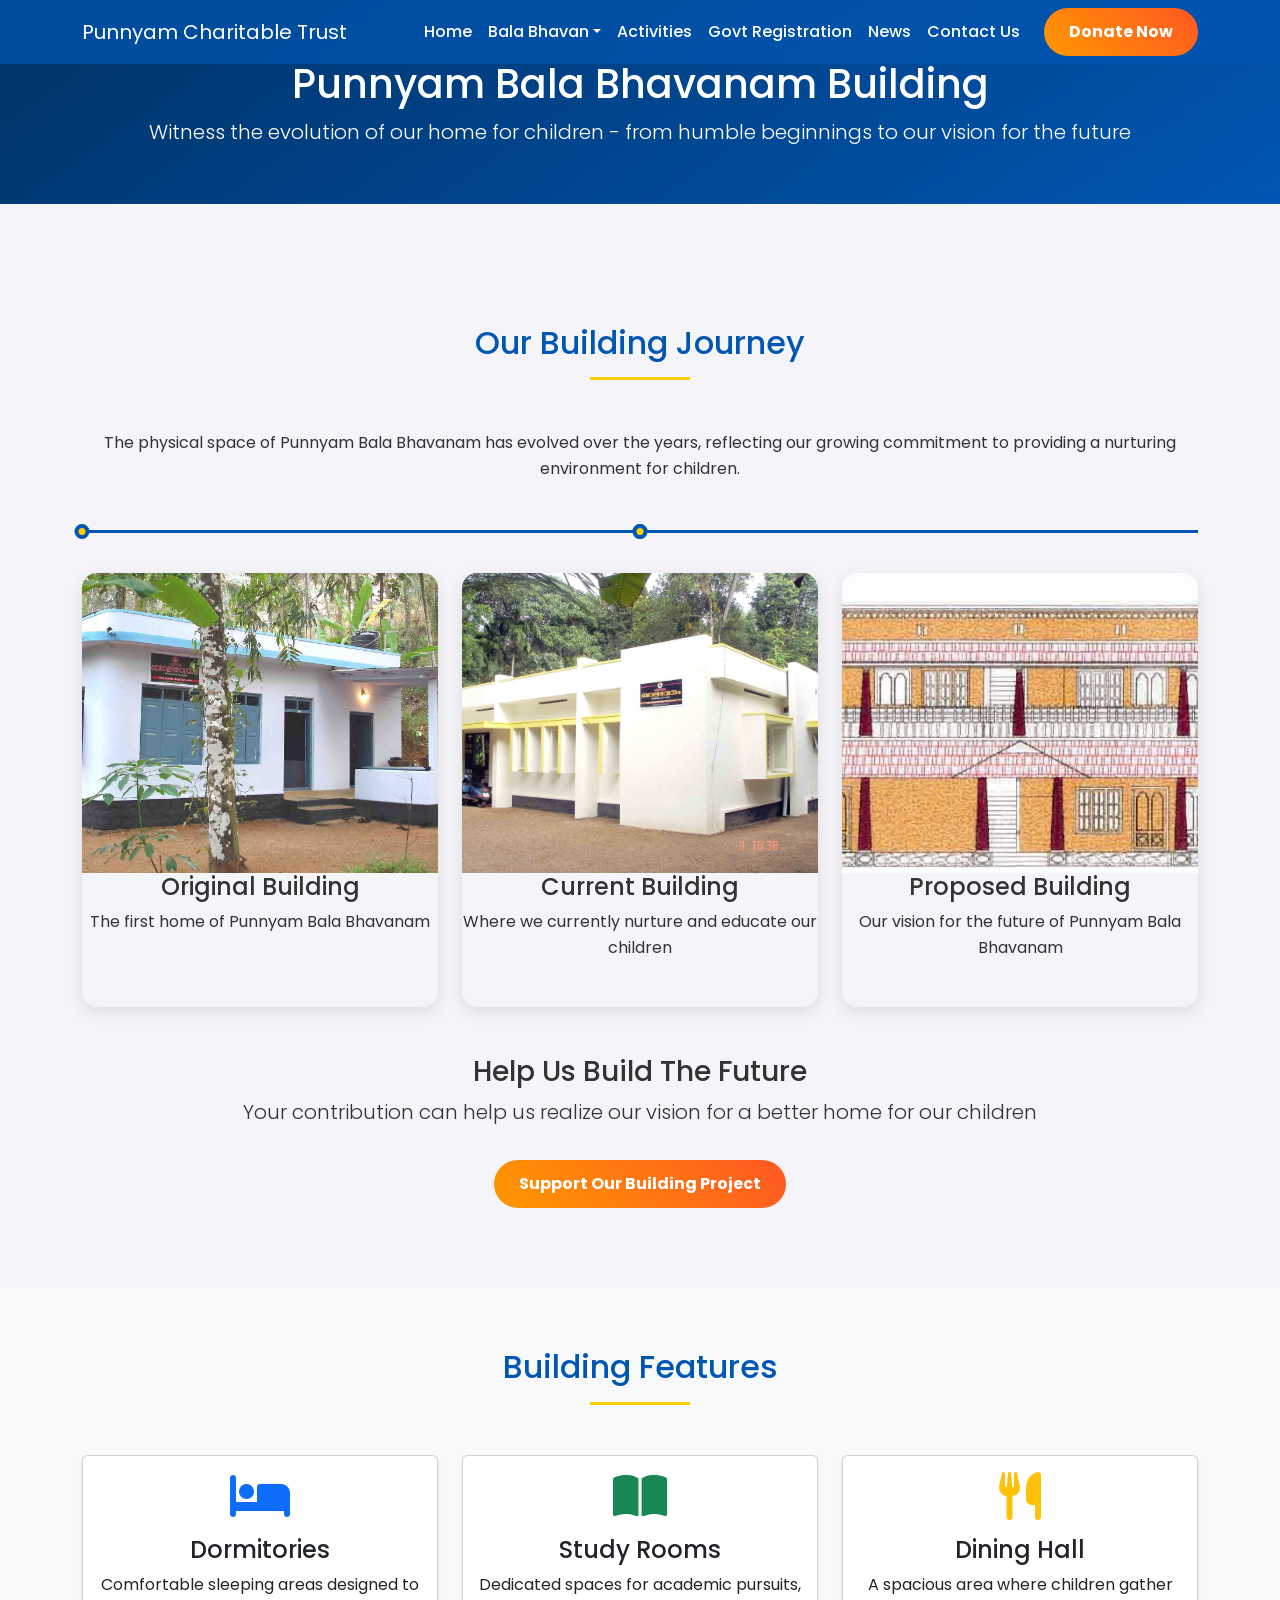
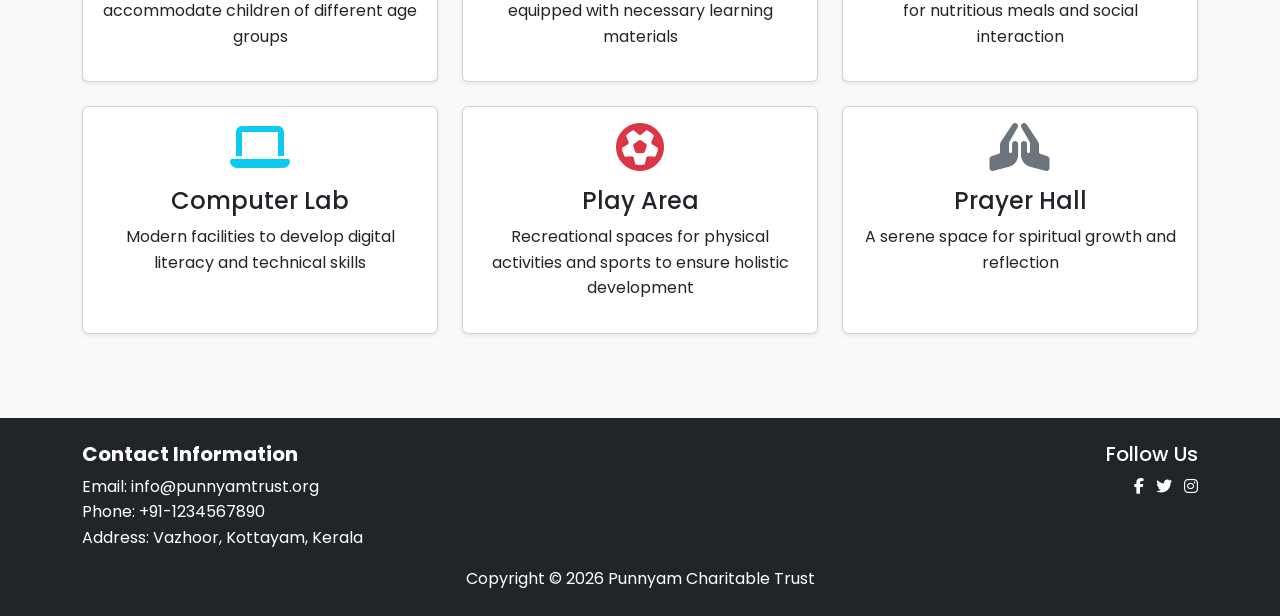
<file: html/balabhavan_building.html>
<!DOCTYPE html>
<html lang="en">
<head>
    <meta charset="UTF-8">
    <meta name="viewport" content="width=device-width, initial-scale=1.0">
    <title>Bala Bhavan Building - Punnyam Charitable Trust</title>
    
    <!-- Meta tags for SEO -->
    <meta name="description" content="Witness the evolution of Punnyam Bala Bhavanam building - from humble beginnings to our vision for the future. Learn about our journey and facilities.">
    <meta name="keywords" content="Punnyam Charitable Trust, Bala Bhavanam building, orphanage facilities, children's home, Kerala charity">
    
    <!-- Open Graph tags for social sharing -->
    <meta property="og:title" content="Bala Bhavan Building - Punnyam Charitable Trust">
    <meta property="og:description" content="Witness the evolution of our home for children - from humble beginnings to our vision for the future.">
    <meta property="og:url" content="https://www.punnyamtrust.org/balabhavan_building">
    
    <!-- Stylesheets -->
    <link href="https://cdn.jsdelivr.net/npm/bootstrap@5.3.0/dist/css/bootstrap.min.css" rel="stylesheet">
    <link href="../css/styles.css" rel="stylesheet">
    <link href="https://fonts.googleapis.com/css2?family=Poppins:wght@300;400;700&display=swap" rel="stylesheet">
    <link rel="stylesheet" href="https://cdnjs.cloudflare.com/ajax/libs/font-awesome/6.4.0/css/all.min.css">
    
    <!-- Favicon -->
    <link rel="icon" href="../assets/images/favicon.ico" type="image/x-icon">
</head>
<body>
    <!-- Navbar Placeholder - Will be loaded by JavaScript -->
    <div id="navbar-placeholder"></div>

    <!-- Page Title Section -->
    <div class="building-page-title">
        <div class="container">
            <h1>Punnyam Bala Bhavanam Building</h1>
            <p class="lead">Witness the evolution of our home for children - from humble beginnings to our vision for the future</p>
        </div>
    </div>

    <!-- Building Timeline Section -->
    <section class="building-timeline">
        <div class="container">
            <h2 class="building-section-title">Our Building Journey</h2>
            <p class="text-center mb-5">The physical space of Punnyam Bala Bhavanam has evolved over the years, reflecting our growing commitment to providing a nurturing environment for children.</p>
            
            <div class="timeline-line">
                <div class="timeline-dot start"></div>
                <div class="timeline-dot middle"></div>
                <div class="timeline-dot end"></div>
            </div>
            
            <!-- Building Timeline Cards -->
            <div class="row">
                <!-- Original Building Card -->
                <div class="col-md-4">
                    <div class="building-card">
                        <div class="image-container">
                            <img src="../assets/balabhavan/images/oldbuillding.jpg" alt="Original Bala Bhavan Building" class="building-image">
                            <div class="image-overlay">
                                <div class="overlay-text">
                                    <span class="year-badge">2003</span>
                                    <h3>Our Humble Beginnings</h3>
                                    <p>Where our journey began - the original structure that first housed our children</p>
                                </div>
                            </div>
                        </div>
                        <div class="card-body text-center">
                            <h4>Original Building</h4>
                            <p>The first home of Punnyam Bala Bhavanam</p>
                        </div>
                    </div>
                </div>
                
                <!-- Current Building Card -->
                <div class="col-md-4">
                    <div class="building-card">
                        <div class="image-container">
                            <img src="../assets/balabhavan/images/currentbuilding.jpg" alt="Current Bala Bhavan Building" class="building-image">
                            <div class="image-overlay">
                                <div class="overlay-text">
                                    <span class="year-badge">Present</span>
                                    <h3>Our Current Home</h3>
                                    <p>The current facility serving our children with improved amenities and space</p>
                                </div>
                            </div>
                        </div>
                        <div class="card-body text-center">
                            <h4>Current Building</h4>
                            <p>Where we currently nurture and educate our children</p>
                        </div>
                    </div>
                </div>
                
                <!-- Proposed Building Card -->
                <div class="col-md-4">
                    <div class="building-card">
                        <div class="image-container">
                            <img src="../assets/balabhavan/images/proposedbuilding.jpg" alt="Proposed Bala Bhavan Building" class="building-image">
                            <div class="image-overlay">
                                <div class="overlay-text">
                                    <span class="year-badge">Future</span>
                                    <h3>Our Vision</h3>
                                    <p>The proposed expansion to accommodate more children and provide enhanced facilities</p>
                                </div>
                            </div>
                        </div>
                        <div class="card-body text-center">
                            <h4>Proposed Building</h4>
                            <p>Our vision for the future of Punnyam Bala Bhavanam</p>
                        </div>
                    </div>
                </div>
            </div>
            
            <!-- CTA Section -->
            <div class="text-center mt-5">
                <h3>Help Us Build The Future</h3>
                <p class="lead">Your contribution can help us realize our vision for a better home for our children</p>
                <a href="#donate" class="btn btn-warning text-white fw-bold mt-3">Support Our Building Project</a>
            </div>
        </div>
    </section>

    <!-- Building Features Section -->
    <section class="section bg-light" id="building-details">
        <div class="container">
            <h2 class="building-section-title">Building Features</h2>
            <div class="row">
                <!-- Dormitories Feature -->
                <div class="col-md-4 mb-4">
                    <div class="card h-100 shadow-sm">
                        <div class="card-body text-center">
                            <i class="fas fa-bed fa-3x text-primary mb-3"></i>
                            <h4>Dormitories</h4>
                            <p>Comfortable sleeping areas designed to accommodate children of different age groups</p>
                        </div>
                    </div>
                </div>
                
                <!-- Study Rooms Feature -->
                <div class="col-md-4 mb-4">
                    <div class="card h-100 shadow-sm">
                        <div class="card-body text-center">
                            <i class="fas fa-book-open fa-3x text-success mb-3"></i>
                            <h4>Study Rooms</h4>
                            <p>Dedicated spaces for academic pursuits, equipped with necessary learning materials</p>
                        </div>
                    </div>
                </div>
                
                <!-- Dining Hall Feature -->
                <div class="col-md-4 mb-4">
                    <div class="card h-100 shadow-sm">
                        <div class="card-body text-center">
                            <i class="fas fa-utensils fa-3x text-warning mb-3"></i>
                            <h4>Dining Hall</h4>
                            <p>A spacious area where children gather for nutritious meals and social interaction</p>
                        </div>
                    </div>
                </div>
                
                <!-- Computer Lab Feature -->
                <div class="col-md-4 mb-4">
                    <div class="card h-100 shadow-sm">
                        <div class="card-body text-center">
                            <i class="fas fa-laptop fa-3x text-info mb-3"></i>
                            <h4>Computer Lab</h4>
                            <p>Modern facilities to develop digital literacy and technical skills</p>
                        </div>
                    </div>
                </div>
                
                <!-- Play Area Feature -->
                <div class="col-md-4 mb-4">
                    <div class="card h-100 shadow-sm">
                        <div class="card-body text-center">
                            <i class="fas fa-futbol fa-3x text-danger mb-3"></i>
                            <h4>Play Area</h4>
                            <p>Recreational spaces for physical activities and sports to ensure holistic development</p>
                        </div>
                    </div>
                </div>
                
                <!-- Prayer Hall Feature -->
                <div class="col-md-4 mb-4">
                    <div class="card h-100 shadow-sm">
                        <div class="card-body text-center">
                            <i class="fas fa-hands-praying fa-3x text-secondary mb-3"></i>
                            <h4>Prayer Hall</h4>
                            <p>A serene space for spiritual growth and reflection</p>
                        </div>
                    </div>
                </div>
            </div>
        </div>
    </section>

    <!-- Footer Placeholder - Will be loaded by JavaScript -->
    <div id="footer-placeholder"></div>

    <!-- JavaScript Dependencies -->
    <script src="https://cdn.jsdelivr.net/npm/bootstrap@5.3.0/dist/js/bootstrap.bundle.min.js" defer></script>
    
    <!-- Main JavaScript -->
    <script src="../js/main.js" defer></script>
</body>
</html>
</file>
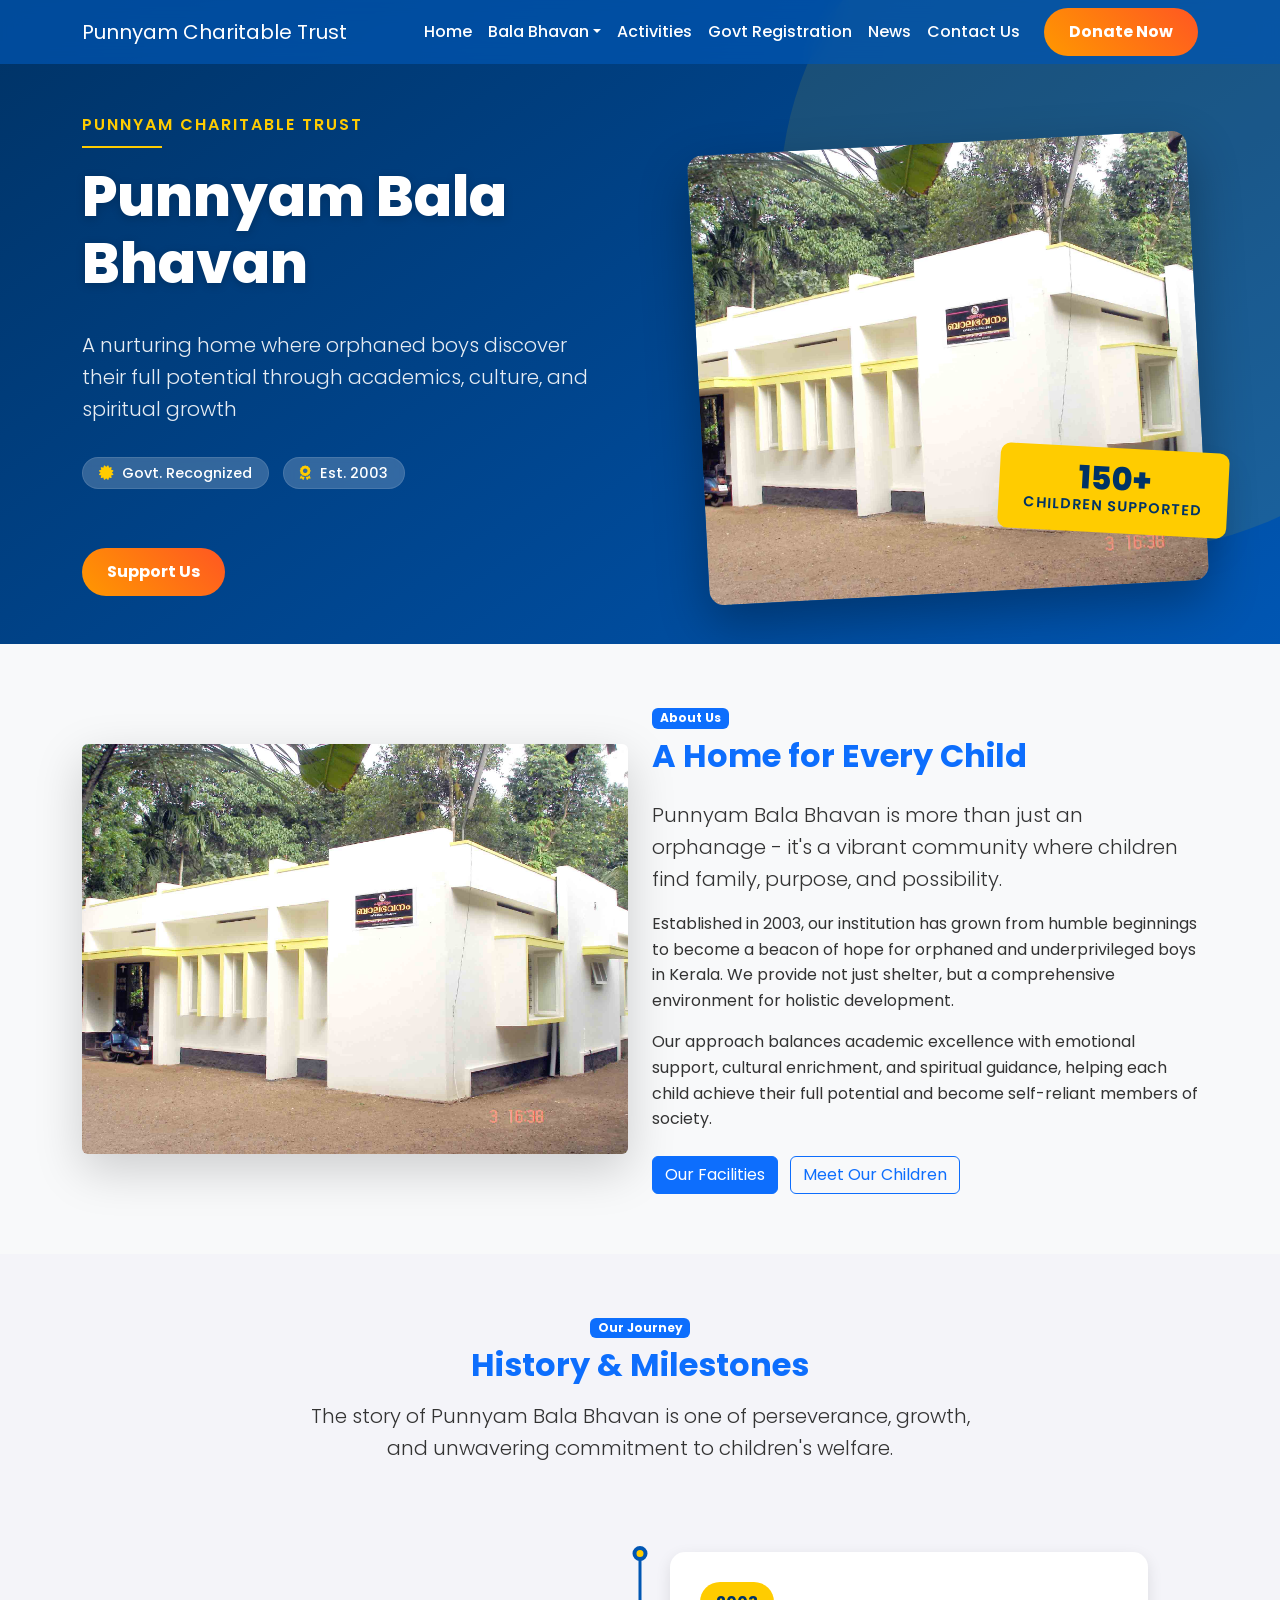
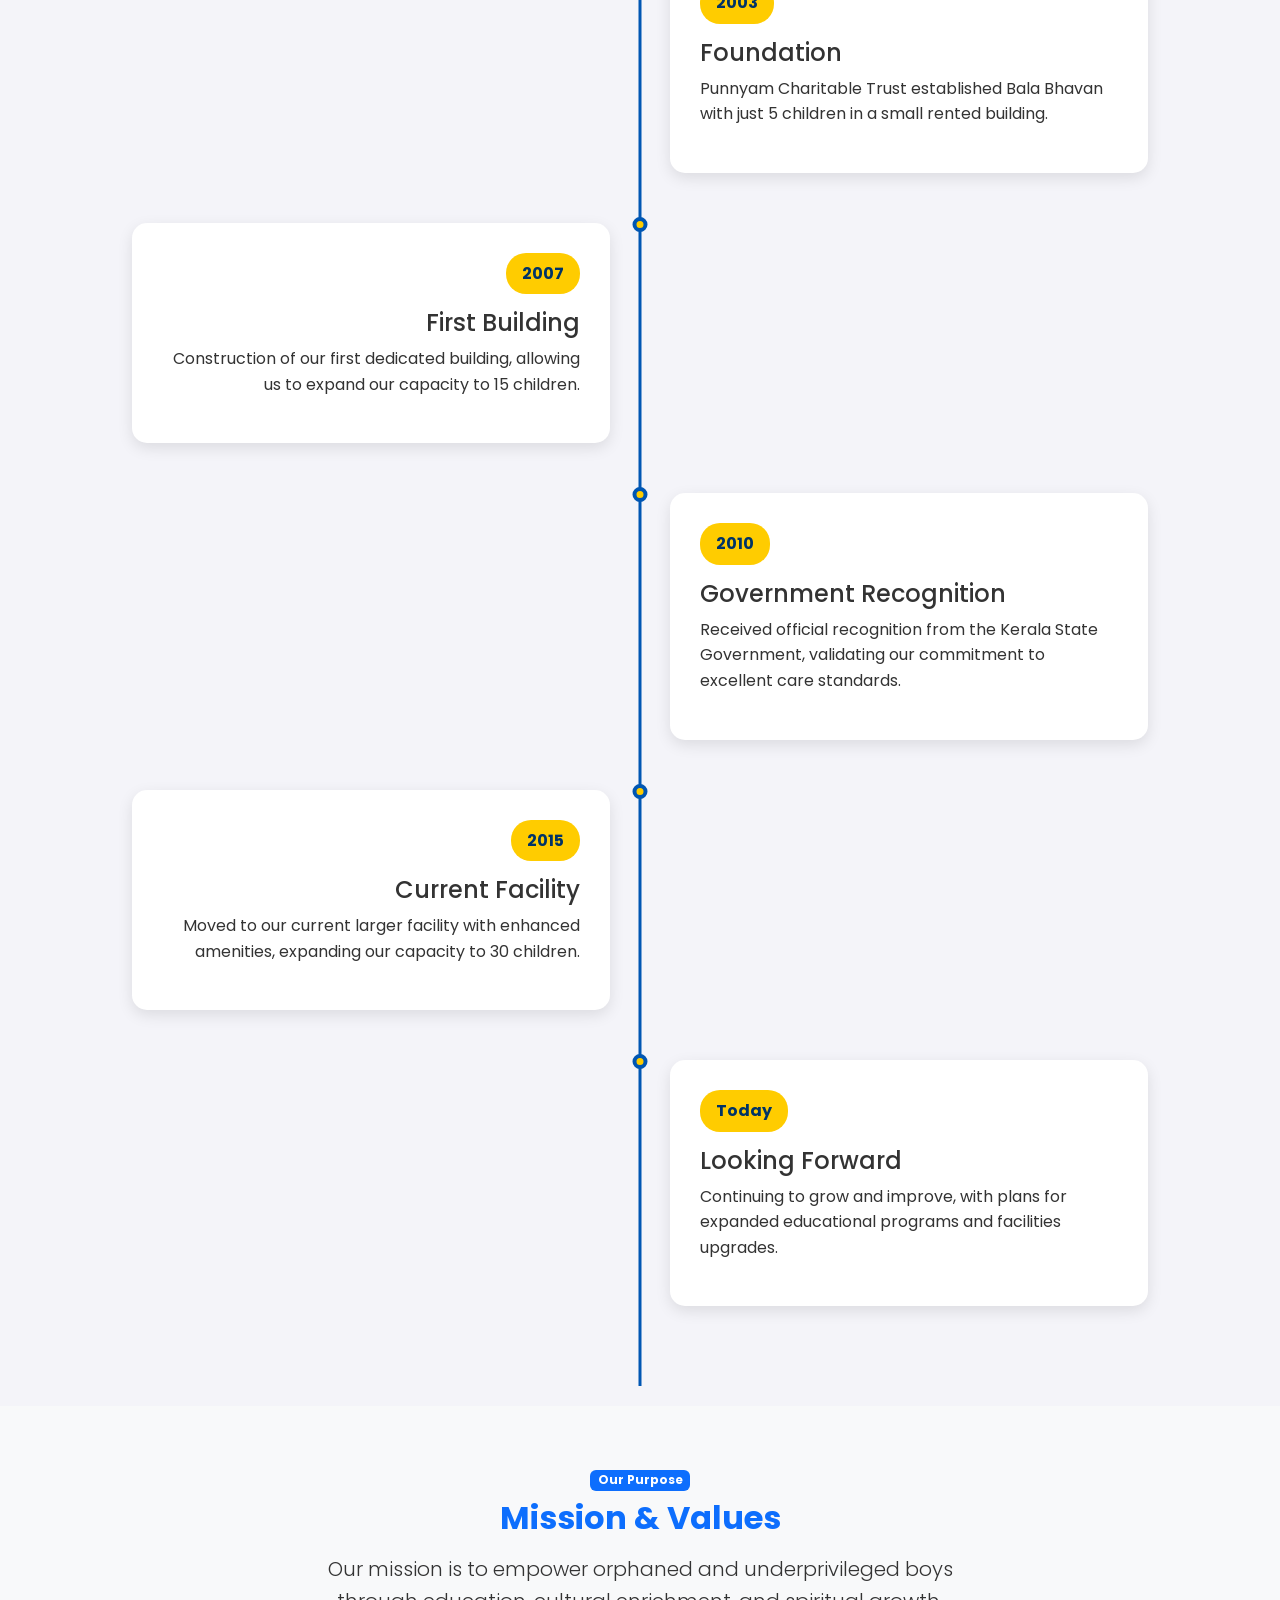
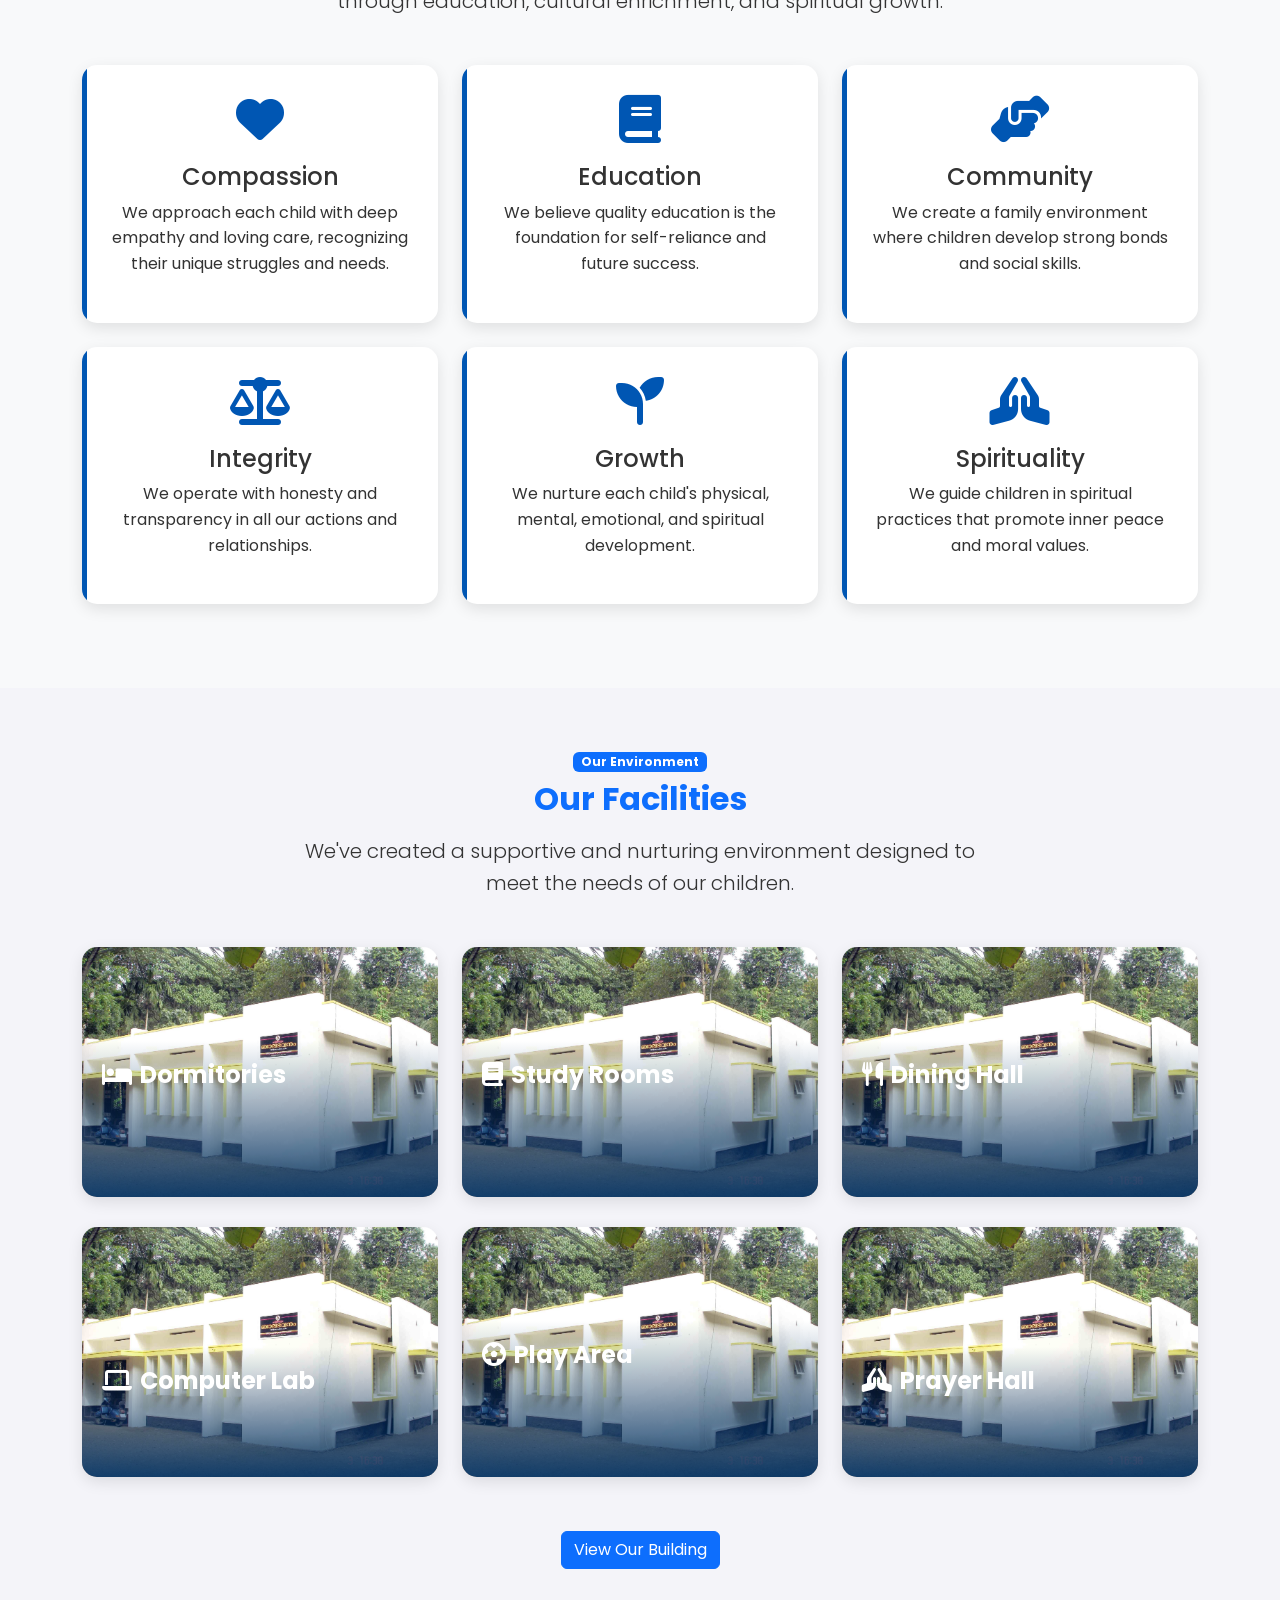
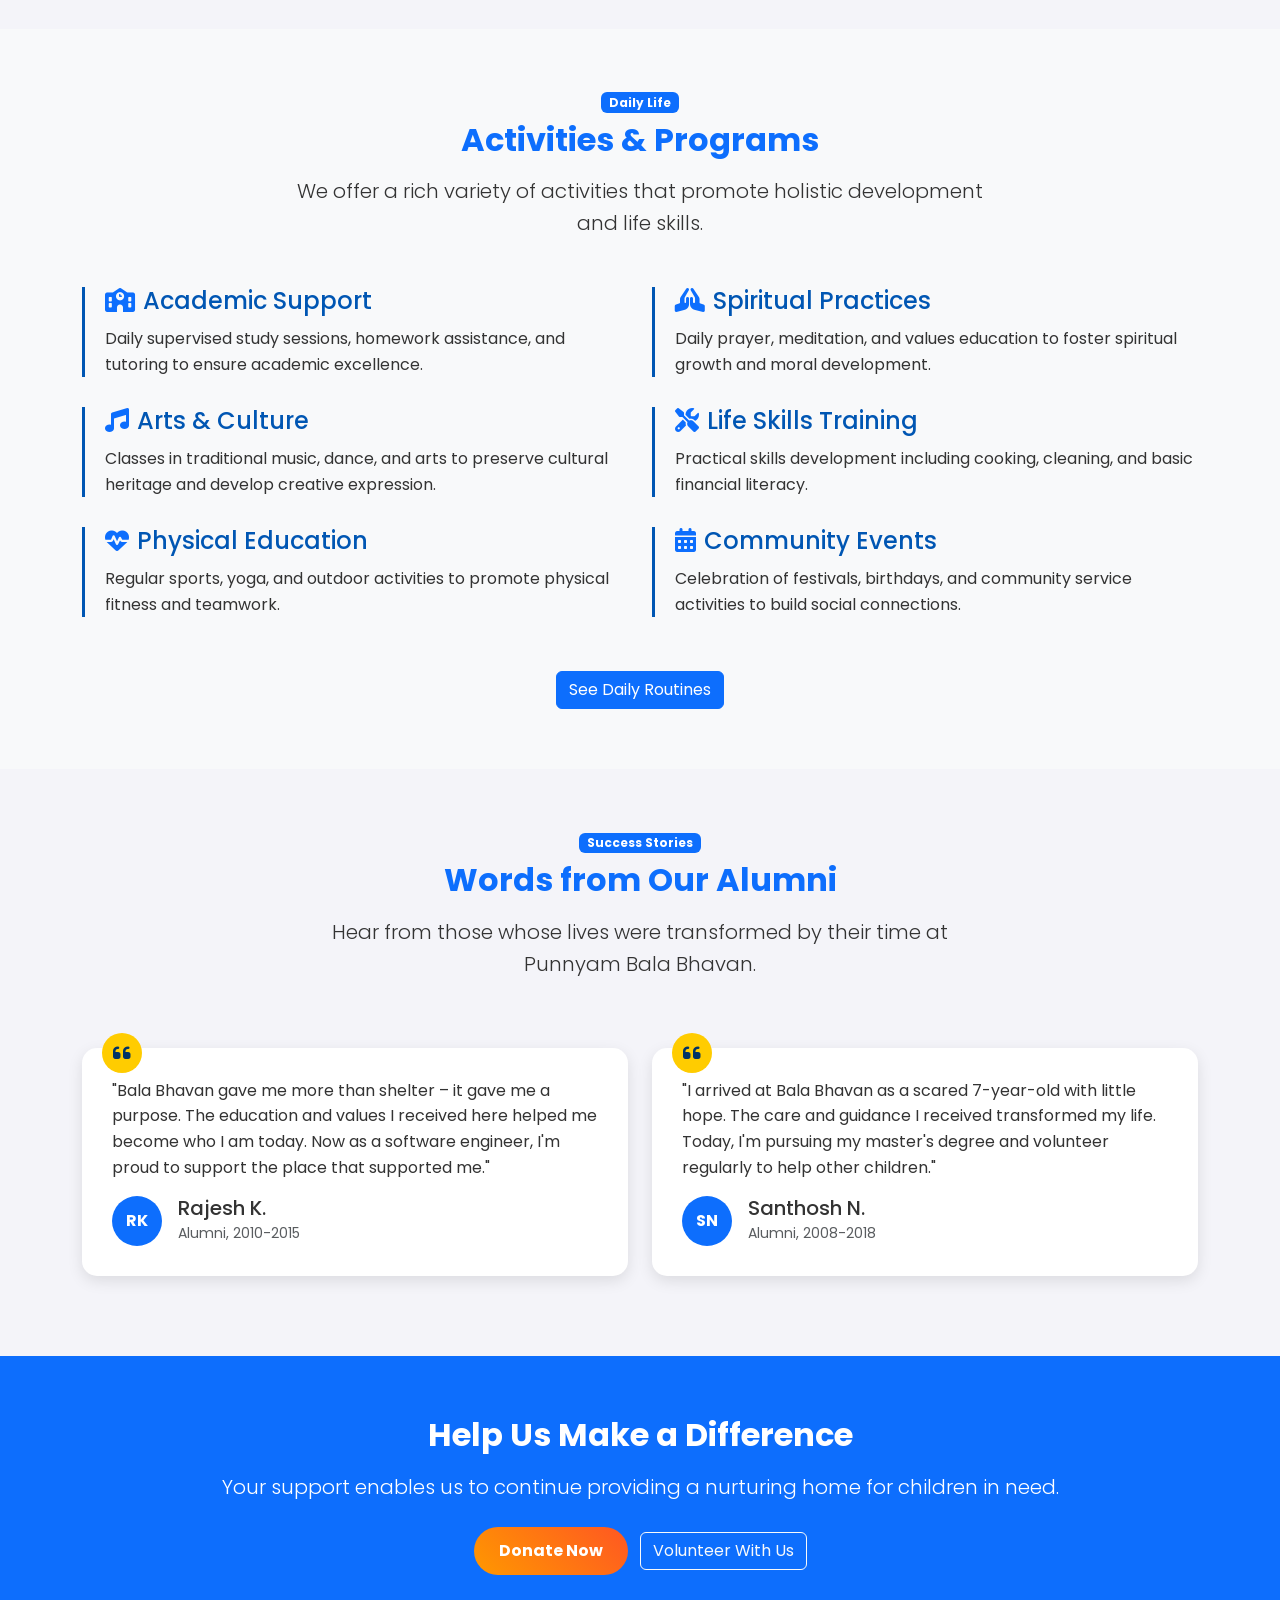
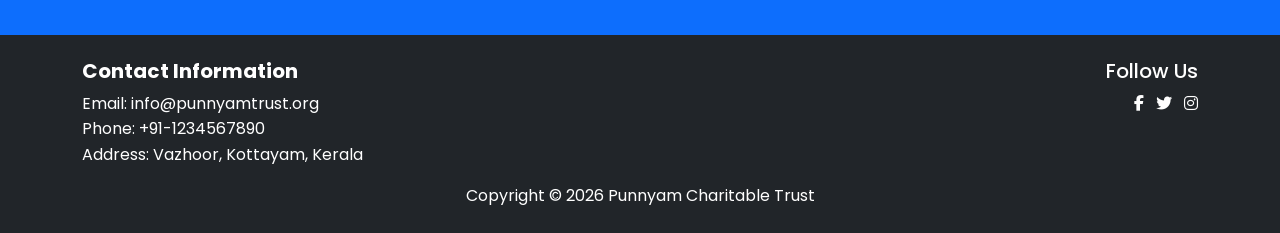
<file: html/balabhavan_overview.html>
<!DOCTYPE html>
<html lang="en">
<head>
    <meta charset="UTF-8">
    <meta name="viewport" content="width=device-width, initial-scale=1.0">
    <title>Bala Bhavan Overview - Punnyam Charitable Trust</title>
    
    <!-- Meta tags for SEO -->
    <meta name="description" content="Punnyam Bala Bhavanam is a nurturing home where orphaned boys discover their full potential through academics, culture, and spiritual growth.">
    <meta name="keywords" content="Punnyam Charitable Trust, Bala Bhavanam, orphanage, Kerala, children, education, support">
    
    <!-- Open Graph tags for social sharing -->
    <meta property="og:title" content="Bala Bhavan Overview - Punnyam Charitable Trust">
    <meta property="og:description" content="A nurturing home where orphaned boys discover their full potential through academics, culture, and spiritual growth.">
    <meta property="og:url" content="https://www.punnyamtrust.org/balabhavan_overview">
    
    <!-- Stylesheets -->
    <link href="https://cdn.jsdelivr.net/npm/bootstrap@5.3.0/dist/css/bootstrap.min.css" rel="stylesheet">
    <link href="../css/styles.css" rel="stylesheet">
    <link href="https://fonts.googleapis.com/css2?family=Poppins:wght@300;400;700&display=swap" rel="stylesheet">
    <link rel="stylesheet" href="https://cdnjs.cloudflare.com/ajax/libs/font-awesome/6.4.0/css/all.min.css">
    
    <!-- Favicon -->
    <link rel="icon" href="../assets/images/favicon.ico" type="image/x-icon">
</head>
<body>
    <!-- Navbar Placeholder - Will be loaded by JavaScript -->
    <div id="navbar-placeholder"></div>

    <!-- Hero Section -->
    <section class="hero">
        <div class="hero-shape"></div>
        <div class="container position-relative">
            <div class="row align-items-center">
                <div class="col-lg-6 hero-content">
                    <div class="hero-text">
                        <span class="hero-tagline">Punnyam Charitable Trust</span>
                        <h1>Punnyam Bala Bhavan</h1>
                        <p class="lead">A nurturing home where orphaned boys discover their full potential through academics, culture, and spiritual growth</p>
                        <div class="hero-badges">
                            <span class="badge"><i class="fas fa-certificate"></i> Govt. Recognized</span>
                            <span class="badge"><i class="fas fa-award"></i> Est. 2003</span>
                        </div>
                        <a href="#support" class="btn btn-warning text-white fw-bold mt-4">Support Us</a>
                    </div>
                </div>
                <div class="col-lg-6 hero-image-wrapper">
                    <div class="hero-image-frame">
                        <div class="hero-image-inner">
                            <img src="../assets/balabhavan/images/currentbuilding.jpg" alt="Bala Bhavan Building" class="hero-image">
                            <div class="hero-image-dots"></div>
                        </div>
                        <div class="hero-stat">
                            <span class="hero-stat-number">150+</span>
                            <span class="hero-stat-text">Children Supported</span>
                        </div>
                    </div>
                </div>
            </div>
        </div>
    </section>

    <!-- About Section -->
    <section class="section bg-light" id="about">
        <div class="container">
            <div class="row align-items-center">
                <div class="col-lg-6 mb-4 mb-lg-0">
                    <img src="../assets/balabhavan/images/currentbuilding.jpg" alt="Bala Bhavan Building" class="img-fluid rounded shadow-lg">
                </div>
                <div class="col-lg-6">
                    <span class="badge bg-primary mb-2">About Us</span>
                    <h2 class="text-primary fw-bold mb-4">A Home for Every Child</h2>
                    <p class="lead">Punnyam Bala Bhavan is more than just an orphanage - it's a vibrant community where children find family, purpose, and possibility.</p>
                    <p>Established in 2003, our institution has grown from humble beginnings to become a beacon of hope for orphaned and underprivileged boys in Kerala. We provide not just shelter, but a comprehensive environment for holistic development.</p>
                    <p>Our approach balances academic excellence with emotional support, cultural enrichment, and spiritual guidance, helping each child achieve their full potential and become self-reliant members of society.</p>
                    <div class="mt-4">
                        <a href="balabhavan_building.html" class="btn btn-primary me-2">Our Facilities</a>
                        <a href="balabhavan_beneficieries.html" class="btn btn-outline-primary">Meet Our Children</a>
                    </div>
                </div>
            </div>
        </div>
    </section>

    <!-- History and Milestones Section -->
    <section class="section" id="history">
        <div class="container">
            <div class="text-center mb-5">
                <span class="badge bg-primary mb-2">Our Journey</span>
                <h2 class="text-primary fw-bold mb-3">History & Milestones</h2>
                <p class="lead mx-auto" style="max-width: 700px;">The story of Punnyam Bala Bhavan is one of perseverance, growth, and unwavering commitment to children's welfare.</p>
            </div>
            
            <div class="timeline">
                <div class="timeline-item">
                    <div class="timeline-dot"></div>
                    <div class="timeline-content">
                        <span class="timeline-date">2003</span>
                        <h4>Foundation</h4>
                        <p>Punnyam Charitable Trust established Bala Bhavan with just 5 children in a small rented building.</p>
                    </div>
                </div>
                
                <div class="timeline-item">
                    <div class="timeline-dot"></div>
                    <div class="timeline-content">
                        <span class="timeline-date">2007</span>
                        <h4>First Building</h4>
                        <p>Construction of our first dedicated building, allowing us to expand our capacity to 15 children.</p>
                    </div>
                </div>
                
                <div class="timeline-item">
                    <div class="timeline-dot"></div>
                    <div class="timeline-content">
                        <span class="timeline-date">2010</span>
                        <h4>Government Recognition</h4>
                        <p>Received official recognition from the Kerala State Government, validating our commitment to excellent care standards.</p>
                    </div>
                </div>
                
                <div class="timeline-item">
                    <div class="timeline-dot"></div>
                    <div class="timeline-content">
                        <span class="timeline-date">2015</span>
                        <h4>Current Facility</h4>
                        <p>Moved to our current larger facility with enhanced amenities, expanding our capacity to 30 children.</p>
                    </div>
                </div>
                
                <div class="timeline-item">
                    <div class="timeline-dot"></div>
                    <div class="timeline-content">
                        <span class="timeline-date">Today</span>
                        <h4>Looking Forward</h4>
                        <p>Continuing to grow and improve, with plans for expanded educational programs and facilities upgrades.</p>
                    </div>
                </div>
            </div>
        </div>
    </section>

    <!-- Mission and Values Section -->
    <section class="section bg-light" id="mission">
        <div class="container">
            <div class="text-center mb-5">
                <span class="badge bg-primary mb-2">Our Purpose</span>
                <h2 class="text-primary fw-bold mb-3">Mission & Values</h2>
                <p class="lead mx-auto" style="max-width: 700px;">Our mission is to empower orphaned and underprivileged boys through education, cultural enrichment, and spiritual growth.</p>
            </div>
            
            <div class="row">
                <div class="col-md-4 mb-4">
                    <div class="balabhavan-value-card">
                        <i class="fas fa-heart"></i>
                        <h4>Compassion</h4>
                        <p>We approach each child with deep empathy and loving care, recognizing their unique struggles and needs.</p>
                    </div>
                </div>
                
                <div class="col-md-4 mb-4">
                    <div class="balabhavan-value-card">
                        <i class="fas fa-book"></i>
                        <h4>Education</h4>
                        <p>We believe quality education is the foundation for self-reliance and future success.</p>
                    </div>
                </div>
                
                <div class="col-md-4 mb-4">
                    <div class="balabhavan-value-card">
                        <i class="fas fa-hands-helping"></i>
                        <h4>Community</h4>
                        <p>We create a family environment where children develop strong bonds and social skills.</p>
                    </div>
                </div>
                
                <div class="col-md-4 mb-4">
                    <div class="balabhavan-value-card">
                        <i class="fas fa-balance-scale"></i>
                        <h4>Integrity</h4>
                        <p>We operate with honesty and transparency in all our actions and relationships.</p>
                    </div>
                </div>
                
                <div class="col-md-4 mb-4">
                    <div class="balabhavan-value-card">
                        <i class="fas fa-seedling"></i>
                        <h4>Growth</h4>
                        <p>We nurture each child's physical, mental, emotional, and spiritual development.</p>
                    </div>
                </div>
                
                <div class="col-md-4 mb-4">
                    <div class="balabhavan-value-card">
                        <i class="fas fa-hands-praying"></i>
                        <h4>Spirituality</h4>
                        <p>We guide children in spiritual practices that promote inner peace and moral values.</p>
                    </div>
                </div>
            </div>
        </div>
    </section>

    <!-- Facilities Section -->
    <section class="section" id="facilities">
        <div class="container">
            <div class="text-center mb-5">
                <span class="badge bg-primary mb-2">Our Environment</span>
                <h2 class="text-primary fw-bold mb-3">Our Facilities</h2>
                <p class="lead mx-auto" style="max-width: 700px;">We've created a supportive and nurturing environment designed to meet the needs of our children.</p>
            </div>
            
            <div class="row">
                <div class="col-md-4">
                    <div class="facility-card">
                        <img src="../assets/balabhavan/images/placeholder-dorm.jpg" alt="Dormitories" class="facility-img">
                        <div class="facility-overlay">
                            <h4><i class="fas fa-bed me-2"></i>Dormitories</h4>
                            <p>Comfortable, well-maintained sleeping areas arranged by age groups, designed to feel like home.</p>
                        </div>
                    </div>
                </div>
                
                <div class="col-md-4">
                    <div class="facility-card">
                        <img src="../assets/balabhavan/images/placeholder-study.jpg" alt="Study Rooms" class="facility-img">
                        <div class="facility-overlay">
                            <h4><i class="fas fa-book me-2"></i>Study Rooms</h4>
                            <p>Quiet, well-lit spaces equipped with learning materials and resources for academic success.</p>
                        </div>
                    </div>
                </div>
                
                <div class="col-md-4">
                    <div class="facility-card">
                        <img src="../assets/balabhavan/images/placeholder-dining.jpg" alt="Dining Hall" class="facility-img">
                        <div class="facility-overlay">
                            <h4><i class="fas fa-utensils me-2"></i>Dining Hall</h4>
                            <p>A communal space where nutritious meals are served and children gather as a family.</p>
                        </div>
                    </div>
                </div>
                
                <div class="col-md-4">
                    <div class="facility-card">
                        <img src="../assets/balabhavan/images/placeholder-computer.jpg" alt="Computer Lab" class="facility-img">
                        <div class="facility-overlay">
                            <h4><i class="fas fa-laptop me-2"></i>Computer Lab</h4>
                            <p>Modern technology facilities to develop digital literacy and technical skills.</p>
                        </div>
                    </div>
                </div>
                
                <div class="col-md-4">
                    <div class="facility-card">
                        <img src="../assets/balabhavan/images/placeholder-playground.jpg" alt="Play Area" class="facility-img">
                        <div class="facility-overlay">
                            <h4><i class="fas fa-futbol me-2"></i>Play Area</h4>
                            <p>Safe outdoor spaces for sports, games, and physical activities essential for healthy development.</p>
                        </div>
                    </div>
                </div>
                
                <div class="col-md-4">
                    <div class="facility-card">
                        <img src="../assets/balabhavan/images/placeholder-prayer.jpg" alt="Prayer Hall" class="facility-img">
                        <div class="facility-overlay">
                            <h4><i class="fas fa-hands-praying me-2"></i>Prayer Hall</h4>
                            <p>A serene space dedicated to spiritual practices and reflection.</p>
                        </div>
                    </div>
                </div>
            </div>
            
            <div class="text-center mt-4">
                <a href="balabhavan_building.html" class="btn btn-primary">View Our Building</a>
            </div>
        </div>
    </section>

    <!-- Activities and Programs Section -->
    <section class="section bg-light" id="activities">
        <div class="container">
            <div class="text-center mb-5">
                <span class="badge bg-primary mb-2">Daily Life</span>
                <h2 class="text-primary fw-bold mb-3">Activities & Programs</h2>
                <p class="lead mx-auto" style="max-width: 700px;">We offer a rich variety of activities that promote holistic development and life skills.</p>
            </div>
            
            <div class="row">
                <div class="col-lg-6">
                    <div class="activity-item">
                        <h4><i class="fas fa-school me-2 text-primary"></i>Academic Support</h4>
                        <p>Daily supervised study sessions, homework assistance, and tutoring to ensure academic excellence.</p>
                    </div>
                    
                    <div class="activity-item">
                        <h4><i class="fas fa-music me-2 text-primary"></i>Arts & Culture</h4>
                        <p>Classes in traditional music, dance, and arts to preserve cultural heritage and develop creative expression.</p>
                    </div>
                    
                    <div class="activity-item">
                        <h4><i class="fas fa-heartbeat me-2 text-primary"></i>Physical Education</h4>
                        <p>Regular sports, yoga, and outdoor activities to promote physical fitness and teamwork.</p>
                    </div>
                </div>
                
                <div class="col-lg-6">
                    <div class="activity-item">
                        <h4><i class="fas fa-hands-praying me-2 text-primary"></i>Spiritual Practices</h4>
                        <p>Daily prayer, meditation, and values education to foster spiritual growth and moral development.</p>
                    </div>
                    
                    <div class="activity-item">
                        <h4><i class="fas fa-tools me-2 text-primary"></i>Life Skills Training</h4>
                        <p>Practical skills development including cooking, cleaning, and basic financial literacy.</p>
                    </div>
                    
                    <div class="activity-item">
                        <h4><i class="fas fa-calendar-alt me-2 text-primary"></i>Community Events</h4>
                        <p>Celebration of festivals, birthdays, and community service activities to build social connections.</p>
                    </div>
                </div>
            </div>
            
            <div class="text-center mt-4">
                <a href="balabhavan_beneficieries.html" class="btn btn-primary">See Daily Routines</a>
            </div>
        </div>
    </section>

    <!-- Testimonials Section -->
    <section class="section" id="testimonials">
        <div class="container">
            <div class="text-center mb-5">
                <span class="badge bg-primary mb-2">Success Stories</span>
                <h2 class="text-primary fw-bold mb-3">Words from Our Alumni</h2>
                <p class="lead mx-auto" style="max-width: 700px;">Hear from those whose lives were transformed by their time at Punnyam Bala Bhavan.</p>
            </div>
            
            <div class="row">
                <div class="col-md-6">
                    <div class="testimonial-card">
                        <p class="mb-3">"Bala Bhavan gave me more than shelter – it gave me a purpose. The education and values I received here helped me become who I am today. Now as a software engineer, I'm proud to support the place that supported me."</p>
                        <div class="d-flex align-items-center">
                            <div class="rounded-circle bg-primary text-white d-flex align-items-center justify-content-center" style="width: 50px; height: 50px;">
                                <span class="fw-bold">RK</span>
                            </div>
                            <div class="ms-3">
                                <h5 class="mb-0">Rajesh K.</h5>
                                <small class="text-muted">Alumni, 2010-2015</small>
                            </div>
                        </div>
                    </div>
                </div>
                
                <div class="col-md-6">
                    <div class="testimonial-card">
                        <p class="mb-3">"I arrived at Bala Bhavan as a scared 7-year-old with little hope. The care and guidance I received transformed my life. Today, I'm pursuing my master's degree and volunteer regularly to help other children."</p>
                        <div class="d-flex align-items-center">
                            <div class="rounded-circle bg-primary text-white d-flex align-items-center justify-content-center" style="width: 50px; height: 50px;">
                                <span class="fw-bold">SN</span>
                            </div>
                            <div class="ms-3">
                                <h5 class="mb-0">Santhosh N.</h5>
                                <small class="text-muted">Alumni, 2008-2018</small>
                            </div>
                        </div>
                    </div>
                </div>
            </div>
        </div>
    </section>

    <!-- Support CTA Section -->
    <section class="section bg-primary text-white" id="support">
        <div class="container text-center">
            <h2 class="fw-bold mb-3">Help Us Make a Difference</h2>
            <p class="lead mb-4">Your support enables us to continue providing a nurturing home for children in need.</p>
            <a href="#donate" class="btn btn-warning text-white fw-bold me-2">Donate Now</a>
            <a href="#volunteer" class="btn btn-outline-light">Volunteer With Us</a>
        </div>
    </section>

    <!-- Footer Placeholder - Will be loaded by JavaScript -->
    <div id="footer-placeholder"></div>

    <!-- JavaScript Dependencies -->
    <script src="https://cdn.jsdelivr.net/npm/bootstrap@5.3.0/dist/js/bootstrap.bundle.min.js" defer></script>
    
    <!-- Main JavaScript -->
    <script src="../js/main.js" defer></script>

</body>
</html>
</file>
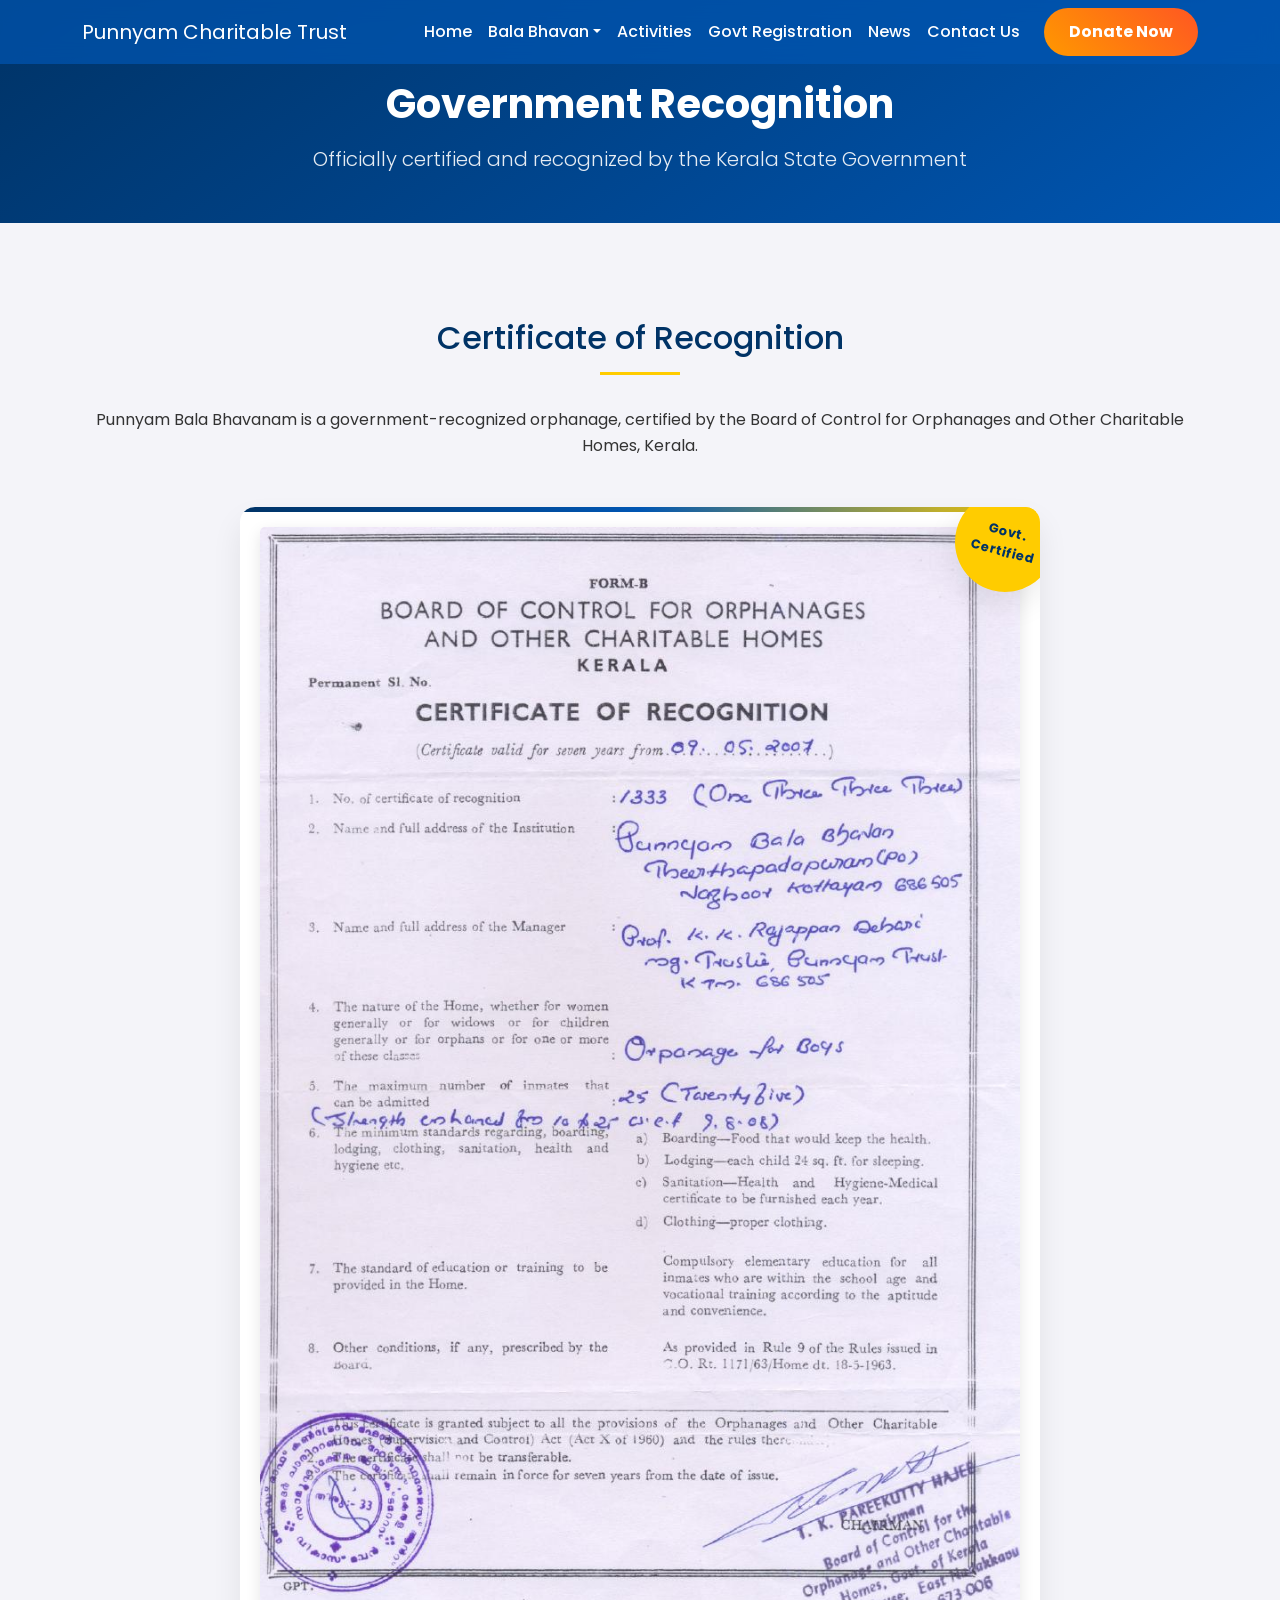
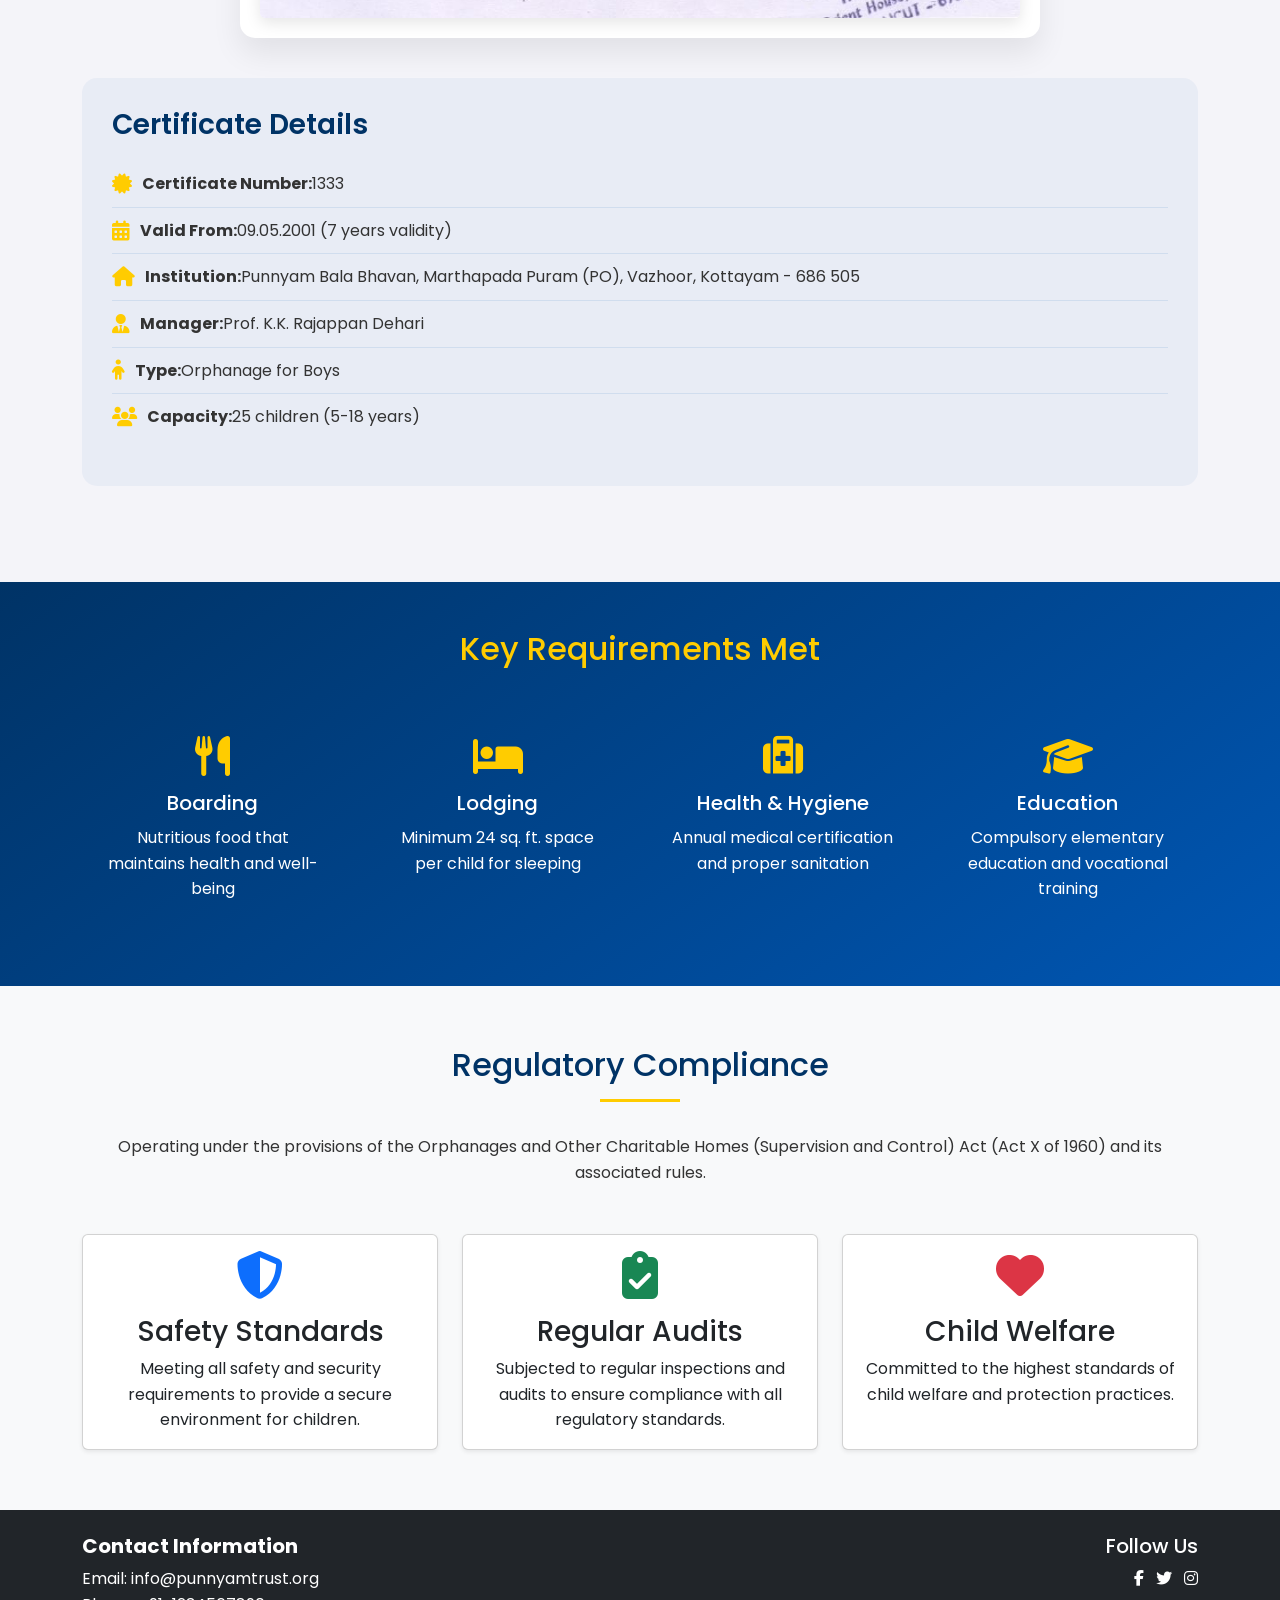
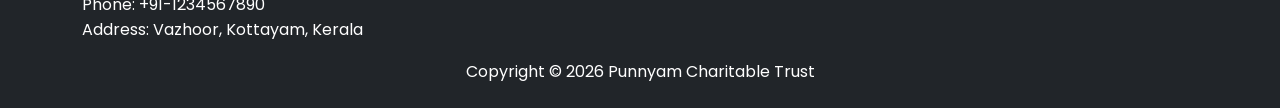
<file: html/balabhavan_recognition.html>
<!DOCTYPE html>
<html lang="en">
<head>
    <meta charset="UTF-8">
    <meta name="viewport" content="width=device-width, initial-scale=1.0">
    <title>Balabhavan Recognition - Punnyam Charitable Trust</title>
    
    <!-- Meta tags for SEO -->
    <meta name="description" content="Government recognition certificates for Punnyam Bala Bhavanam - a charitable initiative for orphaned boys.">
    <meta name="keywords" content="Punnyam Charitable Trust, Bala Bhavanam, government recognition, orphanage, certification, Kerala">
    
    <!-- Open Graph tags for social sharing -->
    <meta property="og:title" content="Balabhavan Recognition - Punnyam Charitable Trust">
    <meta property="og:description" content="Learn about the government recognition and certifications of our Balabhavan orphanage.">
    <meta property="og:url" content="https://www.punnyamtrust.org/balabhavan_recognition">
    
    <!-- Stylesheets -->
    <link href="https://cdn.jsdelivr.net/npm/bootstrap@5.3.0/dist/css/bootstrap.min.css" rel="stylesheet">
    <link href="../css/styles.css" rel="stylesheet">
    <link href="https://fonts.googleapis.com/css2?family=Poppins:wght@300;400;700&display=swap" rel="stylesheet">
    <link rel="stylesheet" href="https://cdnjs.cloudflare.com/ajax/libs/font-awesome/6.4.0/css/all.min.css">
    
    <!-- Favicon -->
    <link rel="icon" href="../assets/images/favicon.ico" type="image/x-icon">
</head>
<body>
    <!-- Navbar Placeholder - Will be loaded by JavaScript -->
    <div id="navbar-placeholder"></div>

    <!-- Page Title Section -->
    <div class="page-title">
        <div class="container">
            <h1>Government Recognition</h1>
            <p class="lead">Officially certified and recognized by the Kerala State Government</p>
        </div>
    </div>

    <!-- Certificate Section -->
    <section class="certificate-section">
        <div class="container">
            <h2 class="section-heading">Certificate of Recognition</h2>
            <p class="text-center mb-5">Punnyam Bala Bhavanam is a government-recognized orphanage, certified by the Board of Control for Orphanages and Other Charitable Homes, Kerala.</p>
            
            <!-- Certificate Display -->
            <div class="certificate-display">
                <div class="certificate-badge">
                    Govt.<br>Certified
                </div>
                <div class="watermark">RECOGNIZED</div>
                <div class="certificate-image">
                    <img src="../assets/balabhavan/images/keralagovtcertificate_balabhavan.jpg" alt="Kerala Government Certificate of Recognition for Punnyam Bala Bhavanam" class="img-fluid">
                </div>
            </div>
            
            <!-- Certificate Details -->
            <div class="certificate-info">
                <h3>Certificate Details</h3>
                <ul>
                    <li><i class="fas fa-certificate"></i> <strong>Certificate Number:</strong> 1333</li>
                    <li><i class="fas fa-calendar-alt"></i> <strong>Valid From:</strong> 09.05.2001 (7 years validity)</li>
                    <li><i class="fas fa-home"></i> <strong>Institution:</strong> Punnyam Bala Bhavan, Marthapada Puram (PO), Vazhoor, Kottayam - 686 505</li>
                    <li><i class="fas fa-user-tie"></i> <strong>Manager:</strong> Prof. K.K. Rajappan Dehari</li>
                    <li><i class="fas fa-child"></i> <strong>Type:</strong> Orphanage for Boys</li>
                    <li><i class="fas fa-users"></i> <strong>Capacity:</strong> 25 children (5-18 years)</li>
                </ul>
            </div>
        </div>
    </section>
    
    <!-- Key Highlights Section -->
    <section class="key-highlights">
        <div class="container">
            <h2 class="text-center mb-5" style="color: var(--secondary);">Key Requirements Met</h2>
            <div class="row">
                <div class="col-md-3">
                    <div class="highlight-item">
                        <i class="fas fa-utensils"></i>
                        <h4>Boarding</h4>
                        <p>Nutritious food that maintains health and well-being</p>
                    </div>
                </div>
                <div class="col-md-3">
                    <div class="highlight-item">
                        <i class="fas fa-bed"></i>
                        <h4>Lodging</h4>
                        <p>Minimum 24 sq. ft. space per child for sleeping</p>
                    </div>
                </div>
                <div class="col-md-3">
                    <div class="highlight-item">
                        <i class="fas fa-medkit"></i>
                        <h4>Health & Hygiene</h4>
                        <p>Annual medical certification and proper sanitation</p>
                    </div>
                </div>
                <div class="col-md-3">
                    <div class="highlight-item">
                        <i class="fas fa-graduation-cap"></i>
                        <h4>Education</h4>
                        <p>Compulsory elementary education and vocational training</p>
                    </div>
                </div>
            </div>
        </div>
    </section>
    
    <!-- Regulatory Compliance Section -->
    <section class="section bg-light text-center">
        <div class="container">
            <h2 class="section-heading">Regulatory Compliance</h2>
            <p class="mb-4">Operating under the provisions of the Orphanages and Other Charitable Homes (Supervision and Control) Act (Act X of 1960) and its associated rules.</p>
            
            <div class="row justify-content-center mt-5">
                <div class="col-md-4">
                    <div class="card h-100 shadow-sm">
                        <div class="card-body">
                            <i class="fas fa-shield-alt fa-3x text-primary mb-3"></i>
                            <h3 class="card-title">Safety Standards</h3>
                            <p class="card-text">Meeting all safety and security requirements to provide a secure environment for children.</p>
                        </div>
                    </div>
                </div>
                <div class="col-md-4">
                    <div class="card h-100 shadow-sm">
                        <div class="card-body">
                            <i class="fas fa-clipboard-check fa-3x text-success mb-3"></i>
                            <h3 class="card-title">Regular Audits</h3>
                            <p class="card-text">Subjected to regular inspections and audits to ensure compliance with all regulatory standards.</p>
                        </div>
                    </div>
                </div>
                <div class="col-md-4">
                    <div class="card h-100 shadow-sm">
                        <div class="card-body">
                            <i class="fas fa-heart fa-3x text-danger mb-3"></i>
                            <h3 class="card-title">Child Welfare</h3>
                            <p class="card-text">Committed to the highest standards of child welfare and protection practices.</p>
                        </div>
                    </div>
                </div>
            </div>
        </div>
    </section>

    <!-- Footer Placeholder - Will be loaded by JavaScript -->
    <div id="footer-placeholder"></div>

    <!-- JavaScript Dependencies -->
    <script src="https://cdn.jsdelivr.net/npm/bootstrap@5.3.0/dist/js/bootstrap.bundle.min.js" defer></script>
    
    <!-- Main JavaScript -->
    <script src="../js/main.js" defer></script>
</body>
</html>
</file>
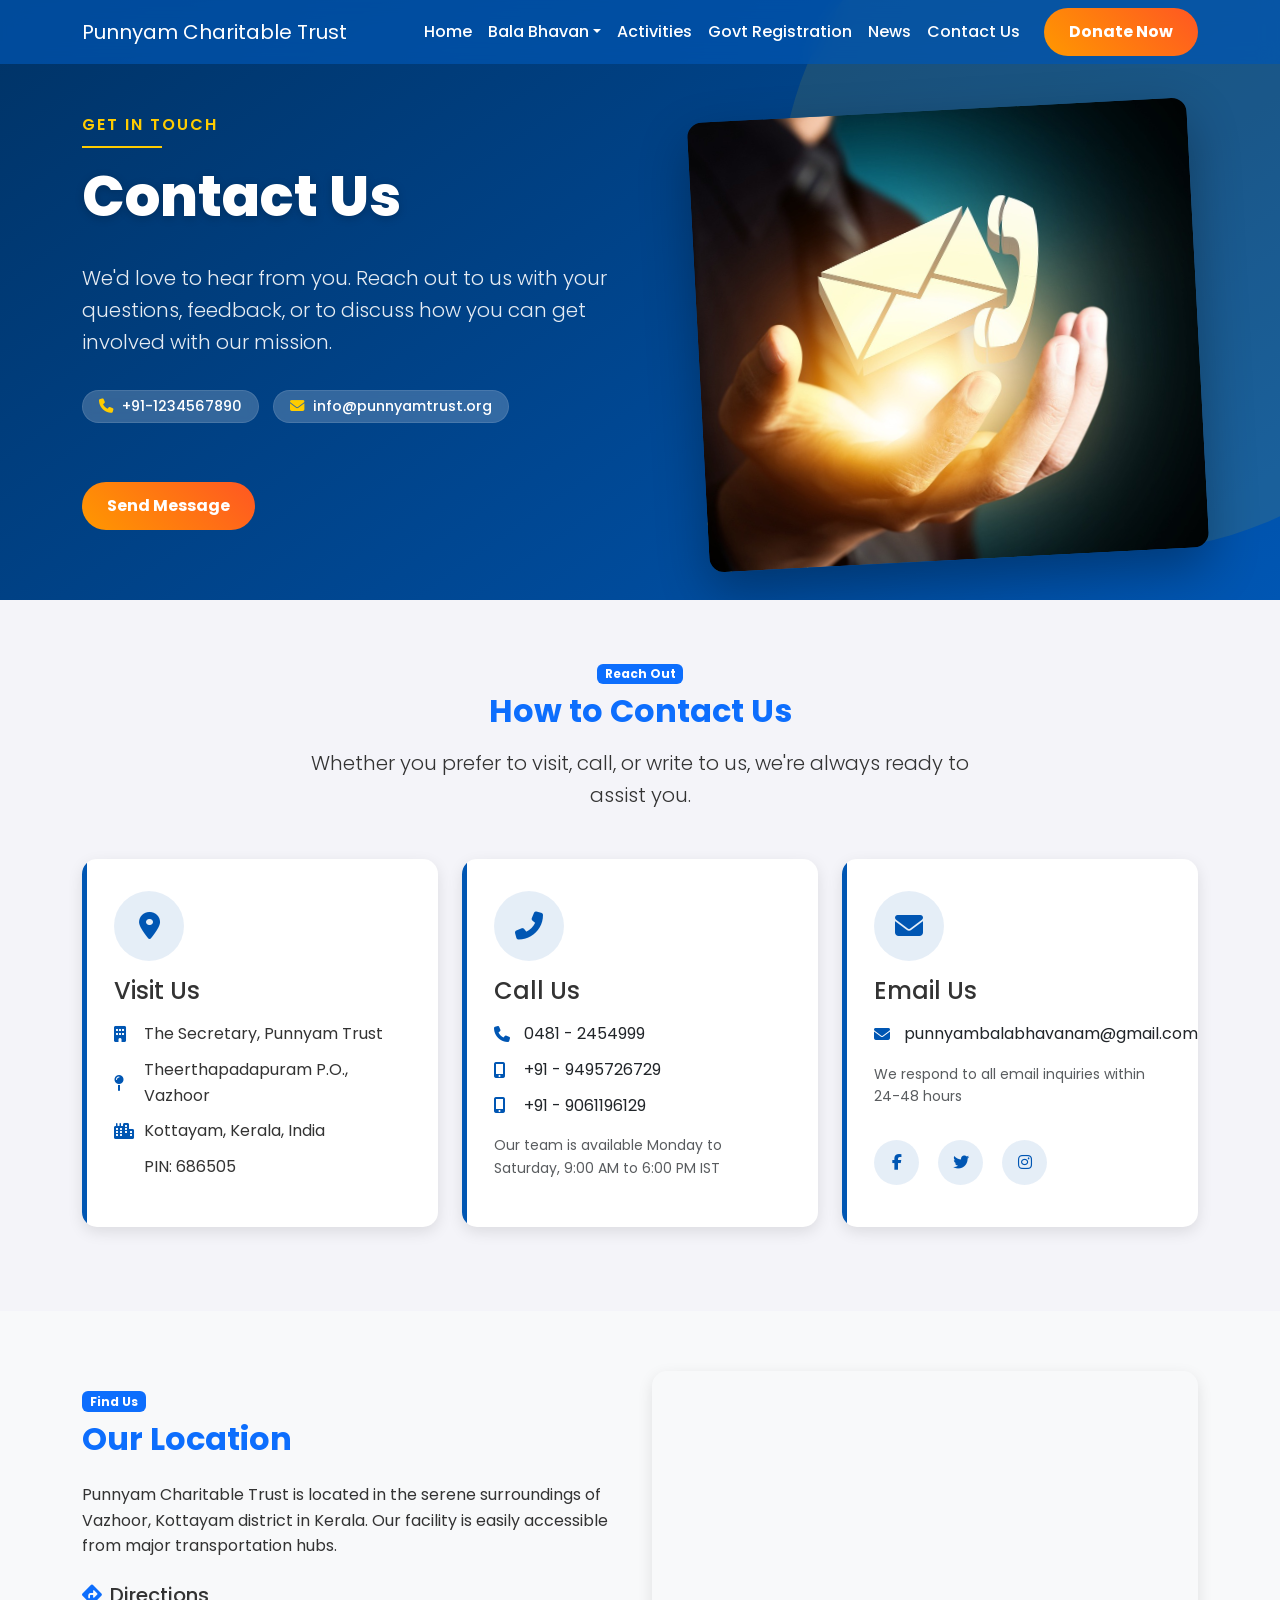
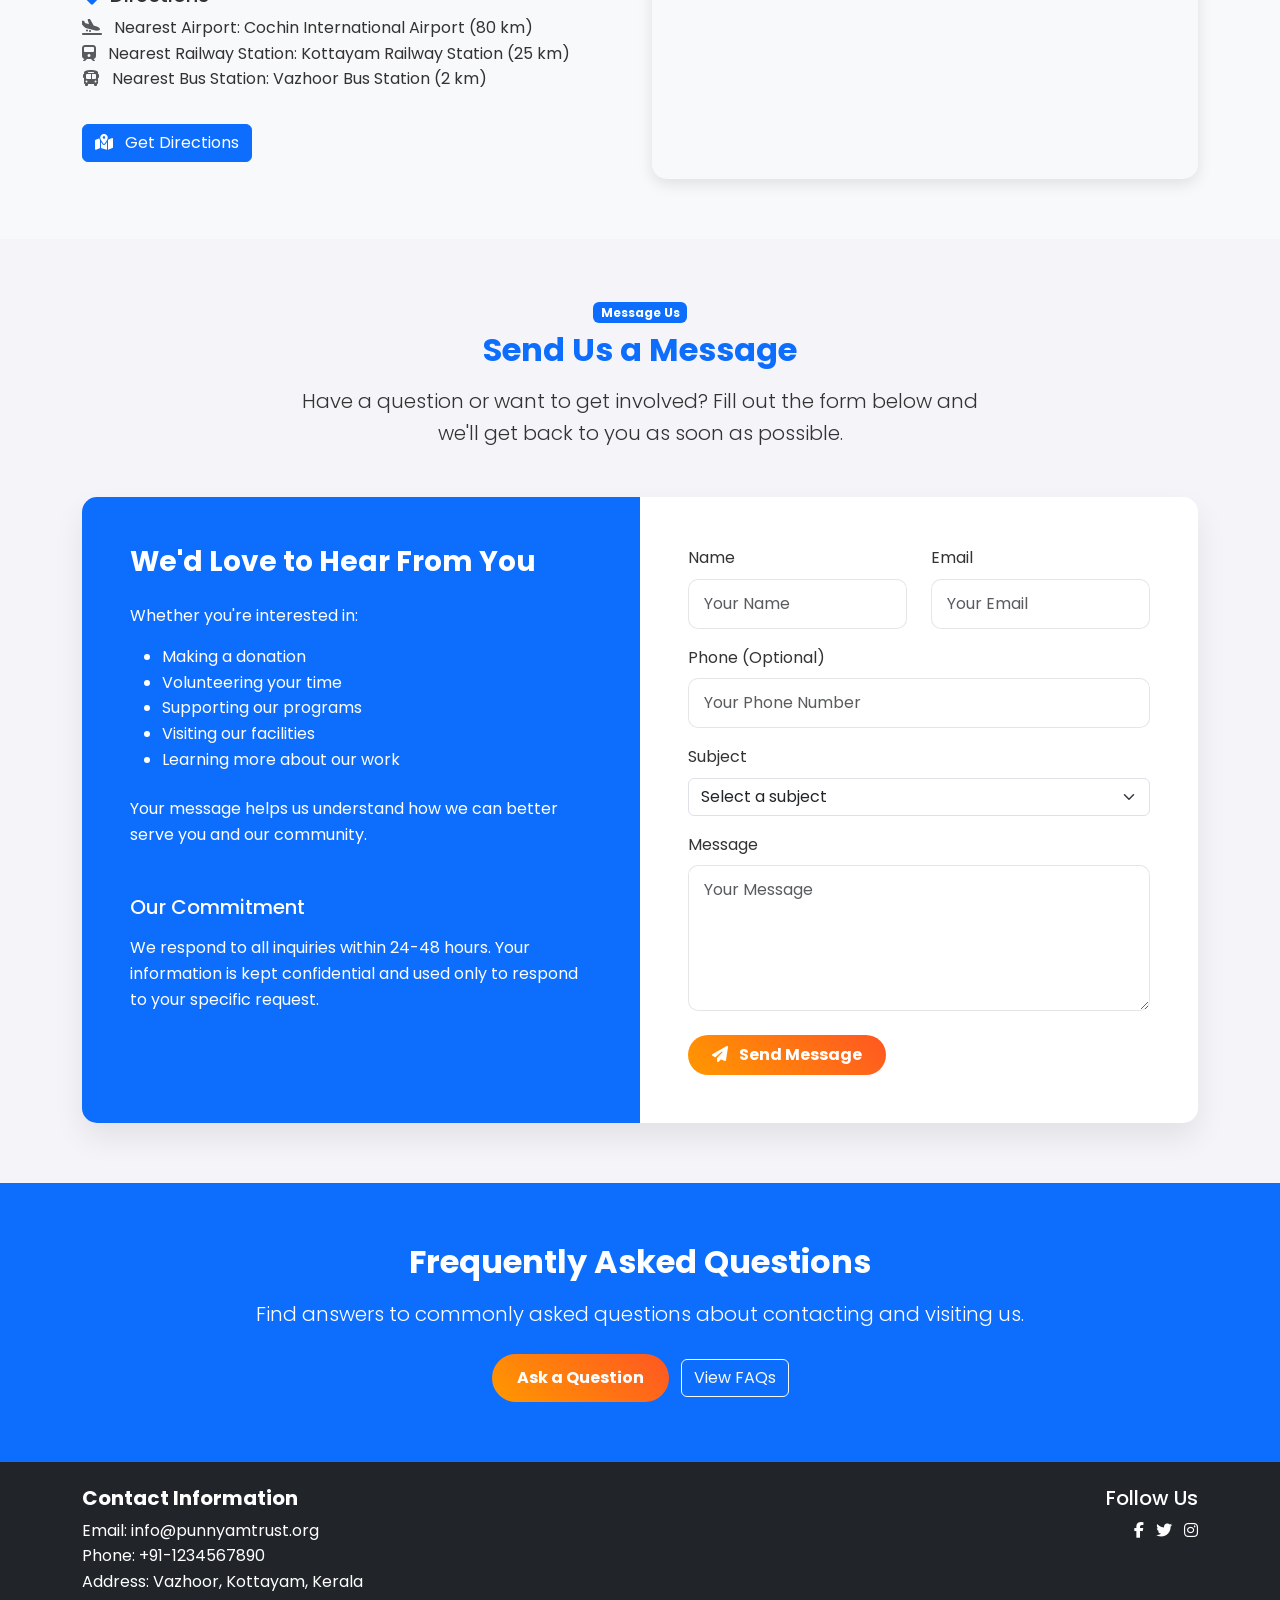
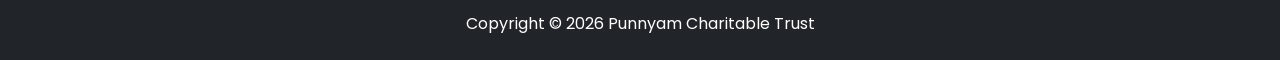
<file: html/contact.html>
<!DOCTYPE html>
<html lang="en">
<head>
    <meta charset="UTF-8">
    <meta name="viewport" content="width=device-width, initial-scale=1.0">
    <title>Contact Us - Punnyam Charitable Trust</title>
    
    <!-- Meta tags for SEO -->
    <meta name="description" content="Contact Punnyam Charitable Trust for inquiries about donations, volunteering, or our charitable programs.">
    <meta name="keywords" content="Punnyam Charitable Trust, charity contact, donation, volunteer, contact information">
    
    <!-- Open Graph tags for social sharing -->
    <meta property="og:title" content="Contact Us - Punnyam Charitable Trust">
    <meta property="og:description" content="Reach out to Punnyam Charitable Trust with your questions or to get involved.">
    <meta property="og:url" content="https://www.punnyamtrust.org/contact">
    
    <!-- Stylesheets -->
    <link href="https://cdn.jsdelivr.net/npm/bootstrap@5.3.0/dist/css/bootstrap.min.css" rel="stylesheet">
    <link href="../css/styles.css" rel="stylesheet">
    <link href="https://fonts.googleapis.com/css2?family=Poppins:wght@300;400;700&display=swap" rel="stylesheet">
    <link rel="stylesheet" href="https://cdnjs.cloudflare.com/ajax/libs/font-awesome/6.4.0/css/all.min.css">
    
    <!-- Favicon -->
    <link rel="icon" href="../assets/images/favicon.ico" type="image/x-icon">
</head>
<body>
    <!-- Navbar Placeholder - Will be loaded by JavaScript -->
    <div id="navbar-placeholder"></div>

    <!-- Hero Section -->
    <section class="hero">
        <div class="hero-shape"></div>
        <div class="container position-relative">
            <div class="row align-items-center">
                <div class="col-lg-6 hero-content">
                    <div class="hero-text">
                        <span class="hero-tagline">Get in Touch</span>
                        <h1>Contact Us</h1>
                        <p class="lead">We'd love to hear from you. Reach out to us with your questions, feedback, or to discuss how you can get involved with our mission.</p>
                        <div class="hero-badges">
                            <span class="badge"><i class="fas fa-phone"></i> +91-1234567890</span>
                            <span class="badge"><i class="fas fa-envelope"></i> info@punnyamtrust.org</span>
                        </div>
                        <a href="#contact-form" class="btn btn-warning text-white fw-bold mt-4">Send Message</a>
                    </div>
                </div>
                <div class="col-lg-6 hero-image-wrapper">
                    <div class="hero-image-frame">
                        <div class="hero-image-inner">
                            <img src="../assets/images/contact.jpg" alt="Contact Punnyam Trust" class="hero-image">
                            <div class="hero-image-dots"></div>
                        </div>
                    </div>
                </div>
            </div>
        </div>
    </section>

    <!-- Contact Information Section -->
    <section class="section" id="contact-info">
        <div class="container">
            <div class="text-center mb-5">
                <span class="badge bg-primary mb-2">Reach Out</span>
                <h2 class="text-primary fw-bold mb-3">How to Contact Us</h2>
                <p class="lead mx-auto" style="max-width: 700px;">Whether you prefer to visit, call, or write to us, we're always ready to assist you.</p>
            </div>
            
            <div class="row">
                <div class="col-md-4 mb-4">
                    <div class="contact-card">
                        <div class="contact-icon">
                            <i class="fas fa-map-marker-alt"></i>
                        </div>
                        <h4 class="mb-3">Visit Us</h4>
                        <div class="contact-info-item">
                            <i class="fas fa-building"></i>
                            <span>The Secretary, Punnyam Trust</span>
                        </div>
                        <div class="contact-info-item">
                            <i class="fas fa-map-pin"></i>
                            <span>Theerthapadapuram P.O., Vazhoor</span>
                        </div>
                        <div class="contact-info-item">
                            <i class="fas fa-city"></i>
                            <span>Kottayam, Kerala, India</span>
                        </div>
                        <div class="contact-info-item">
                            <i class="fas fa-mailbox"></i>
                            <span>PIN: 686505</span>
                        </div>
                    </div>
                </div>
                
                <div class="col-md-4 mb-4">
                    <div class="contact-card">
                        <div class="contact-icon">
                            <i class="fas fa-phone-alt"></i>
                        </div>
                        <h4 class="mb-3">Call Us</h4>
                        <div class="contact-info-item">
                            <i class="fas fa-phone"></i>
                            <a href="tel:04812454999" class="text-decoration-none text-dark">0481 - 2454999</a>
                        </div>
                        <div class="contact-info-item">
                            <i class="fas fa-mobile-alt"></i>
                            <a href="tel:+919495726729" class="text-decoration-none text-dark">+91 - 9495726729</a>
                        </div>
                        <div class="contact-info-item">
                            <i class="fas fa-mobile-alt"></i>
                            <a href="tel:+919061196129" class="text-decoration-none text-dark">+91 - 9061196129</a>
                        </div>
                        <p class="mt-3 text-muted small">Our team is available Monday to Saturday, 9:00 AM to 6:00 PM IST</p>
                    </div>
                </div>
                
                <div class="col-md-4 mb-4">
                    <div class="contact-card">
                        <div class="contact-icon">
                            <i class="fas fa-envelope"></i>
                        </div>
                        <h4 class="mb-3">Email Us</h4>
                        <div class="contact-info-item">
                            <i class="fas fa-envelope"></i>
                            <a href="mailto:punnyambalabhavanam@gmail.com" class="text-decoration-none text-dark">punnyambalabhavanam@gmail.com</a>
                        </div>
                        <p class="mt-3 text-muted small">We respond to all email inquiries within 24-48 hours</p>
                        <div class="social-links">
                            <a href="#"><i class="fab fa-facebook-f"></i></a>
                            <a href="#"><i class="fab fa-twitter"></i></a>
                            <a href="#"><i class="fab fa-instagram"></i></a>
                        </div>
                    </div>
                </div>
            </div>
        </div>
    </section>

    <!-- Location Section -->
    <section class="section bg-light" id="locate-us">
        <div class="container">
            <div class="row align-items-center">
                <div class="col-lg-6 mb-4 mb-lg-0">
                    <span class="badge bg-primary mb-2">Find Us</span>
                    <h2 class="text-primary fw-bold mb-4">Our Location</h2>
                    <p>Punnyam Charitable Trust is located in the serene surroundings of Vazhoor, Kottayam district in Kerala. Our facility is easily accessible from major transportation hubs.</p>
                    
                    <div class="mt-4">
                        <h5><i class="fas fa-directions text-primary me-2"></i>Directions</h5>
                        <ul class="list-unstyled">
                            <li><i class="fas fa-plane-arrival me-2 text-muted"></i> Nearest Airport: Cochin International Airport (80 km)</li>
                            <li><i class="fas fa-train me-2 text-muted"></i> Nearest Railway Station: Kottayam Railway Station (25 km)</li>
                            <li><i class="fas fa-bus me-2 text-muted"></i> Nearest Bus Station: Vazhoor Bus Station (2 km)</li>
                        </ul>
                    </div>
                    
                    <a href="https://maps.app.goo.gl/2Na6sa4TQ4oUZmyd8" target="_blank" class="btn btn-primary mt-3">
                        <i class="fas fa-map-marked-alt me-2"></i> Get Directions
                    </a>
                </div>
                
                <div class="col-lg-6">
                    <div class="map-container">
                        <iframe src="https://www.google.com/maps/embed?pb=!1m18!1m12!1m3!1d3934.4556283794172!2d76.71675207460903!3d9.555933990527972!2m3!1f0!2f0!3f0!3m2!1i1024!2i768!4f13.1!3m3!1m2!1s0x3b06332e88895d7f%3A0xcedb0f6ec13c1fb7!2sPunyam%20Balabhavanam!5e0!3m2!1sen!2sca!4v1740764389224!5m2!1sen!2sca" width="100%" height="400" style="border:0;" allowfullscreen="" loading="lazy" referrerpolicy="no-referrer-when-downgrade"></iframe>
                    </div>
                </div>
            </div>
        </div>
    </section>

    <!-- Contact Form Section -->
    <section class="section" id="contact-form">
        <div class="container">
            <div class="text-center mb-5">
                <span class="badge bg-primary mb-2">Message Us</span>
                <h2 class="text-primary fw-bold mb-3">Send Us a Message</h2>
                <p class="lead mx-auto" style="max-width: 700px;">Have a question or want to get involved? Fill out the form below and we'll get back to you as soon as possible.</p>
            </div>
            
            <div class="form-wrapper">
                <div class="row g-0">
                    <div class="col-lg-6 bg-primary p-5 text-white">
                        <h3 class="fw-bold mb-4">We'd Love to Hear From You</h3>
                        <p>Whether you're interested in:</p>
                        <ul class="mb-4">
                            <li>Making a donation</li>
                            <li>Volunteering your time</li>
                            <li>Supporting our programs</li>
                            <li>Visiting our facilities</li>
                            <li>Learning more about our work</li>
                        </ul>
                        <p>Your message helps us understand how we can better serve you and our community.</p>
                        
                        <div class="mt-5">
                            <h5 class="mb-3">Our Commitment</h5>
                            <p class="mb-0">We respond to all inquiries within 24-48 hours. Your information is kept confidential and used only to respond to your specific request.</p>
                        </div>
                    </div>
                    <!-- Remember to update the form update values for the punnyam trust email address-->
                    <div class="col-lg-6 p-5">
                        <form id="contactForm" action="https://formsubmit.co/2b2ebae163077637a503d138b7ac076e" method="POST">
                            <div class="row">
                                <div class="col-md-6 mb-3">
                                    <label for="name" class="form-label">Name</label>
                                    <input type="text" class="form-control" id="name" name="name" placeholder="Your Name" required>
                                </div>
                                <div class="col-md-6 mb-3">
                                    <label for="email" class="form-label">Email</label>
                                    <input type="email" class="form-control" id="email" name="email" placeholder="Your Email" required>
                                </div>
                            </div>
                            
                            <div class="mb-3">
                                <label for="phone" class="form-label">Phone (Optional)</label>
                                <input type="tel" class="form-control" id="phone" name="phone" placeholder="Your Phone Number">
                            </div>
                            
                            <div class="mb-3">
                                <label for="subject" class="form-label">Subject</label>
                                <select class="form-select" id="subject" name="subject"required>
                                    <option value="" selected disabled>Select a subject</option>
                                    <option value="donation">Donation Information</option>
                                    <option value="volunteer">Volunteering</option>
                                    <option value="visit">Schedule a Visit</option>
                                    <option value="general">General Inquiry</option>
                                    <option value="other">Other</option>
                                </select>
                            </div>
                            
                            <div class="mb-4">
                                <label for="message" class="form-label">Message</label>
                                <textarea class="form-control" id="message" name="message" rows="5" placeholder="Your Message" required></textarea>
                            </div>
                            
                            <button type="submit" class="btn btn-warning text-white fw-bold px-4 py-2">
                                <i class="fas fa-paper-plane me-2"></i> Send Message
                            </button>
                        </form>
                    </div>
                </div>
            </div>
        </div>
    </section>

    <!-- FAQ Section -->
    <section class="section bg-primary text-white" id="faq">
        <div class="container text-center">
            <h2 class="fw-bold mb-3">Frequently Asked Questions</h2>
            <p class="lead mb-4">Find answers to commonly asked questions about contacting and visiting us.</p>
            <a href="#contact-form" class="btn btn-warning text-white fw-bold me-2">Ask a Question</a>
            <a href="#" class="btn btn-outline-light">View FAQs</a>
        </div>
    </section>

    <!-- Footer Placeholder - Will be loaded by JavaScript -->
    <div id="footer-placeholder"></div>

    <!-- JavaScript Dependencies -->
    <script src="https://cdn.jsdelivr.net/npm/bootstrap@5.3.0/dist/js/bootstrap.bundle.min.js" defer></script>
    
    <!-- Main JavaScript -->
    <script src="../js/main.js" defer></script>
    
</body>
</html>
</file>
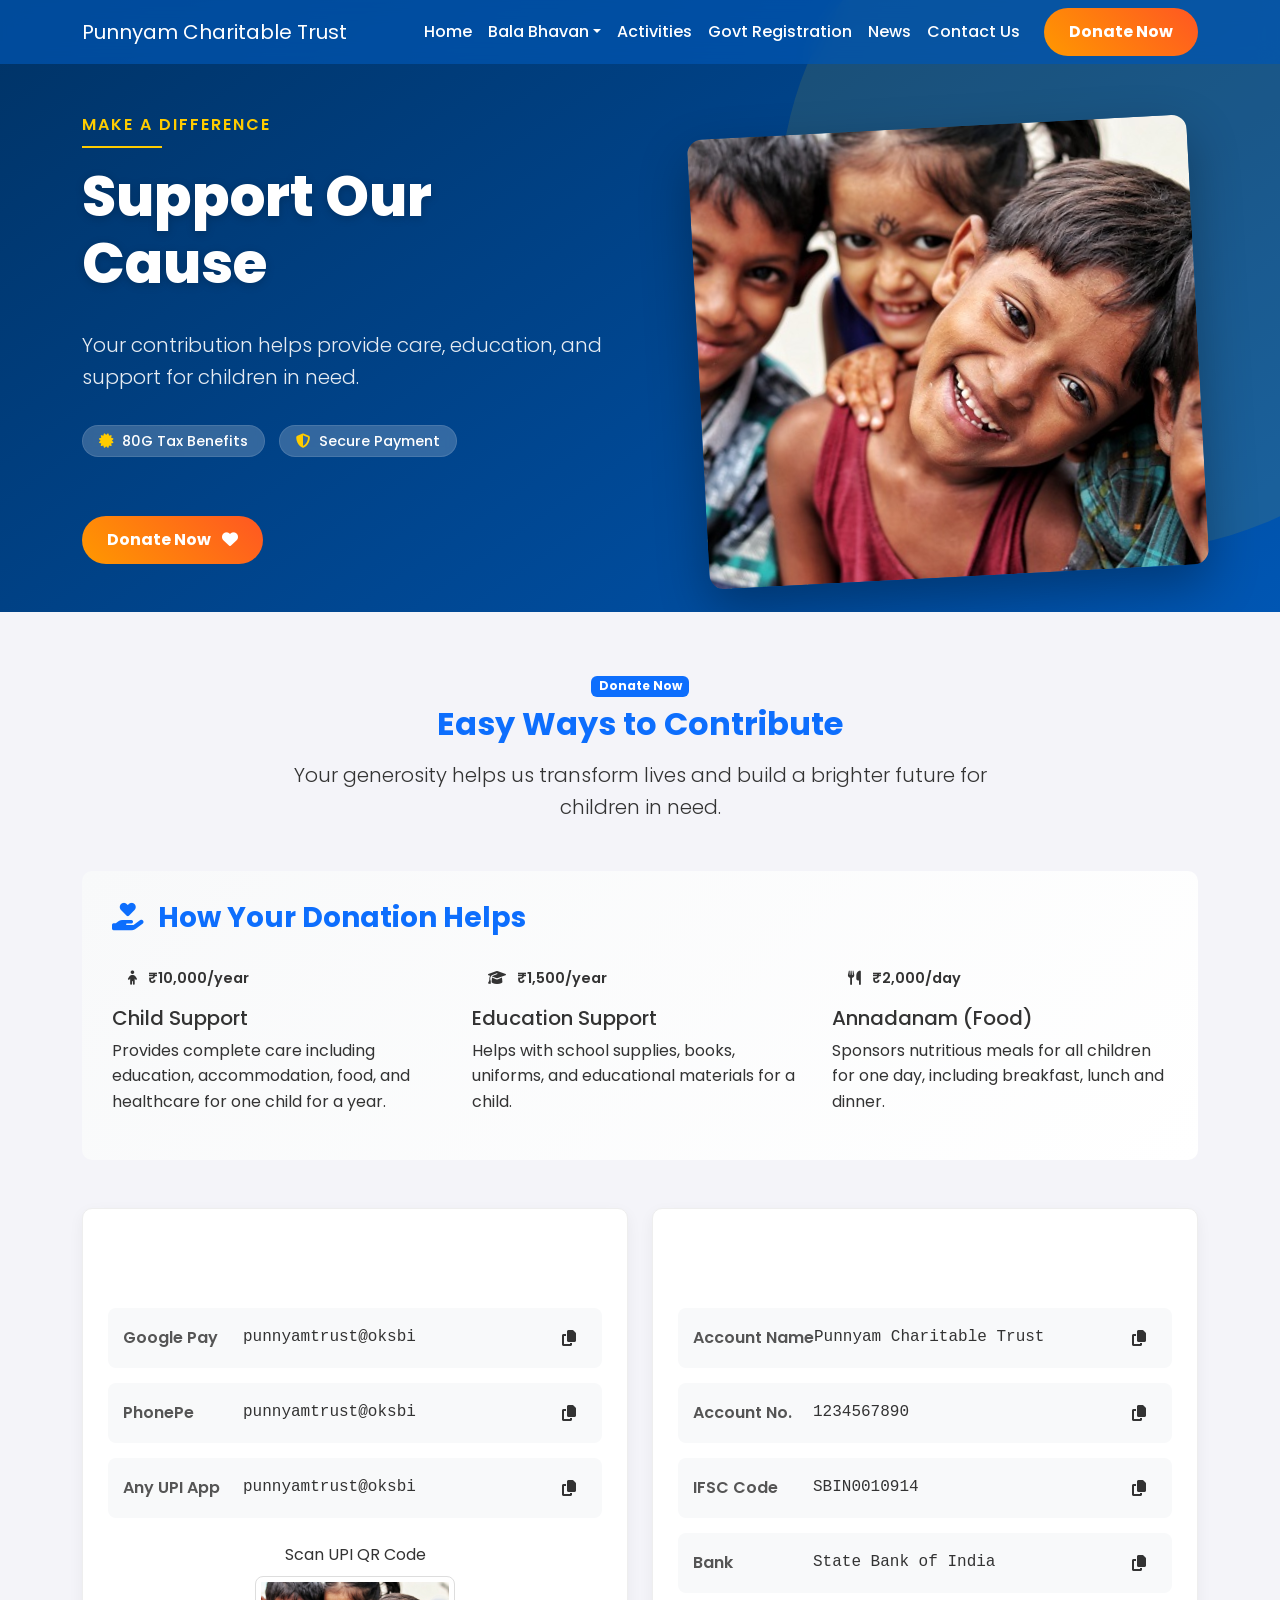
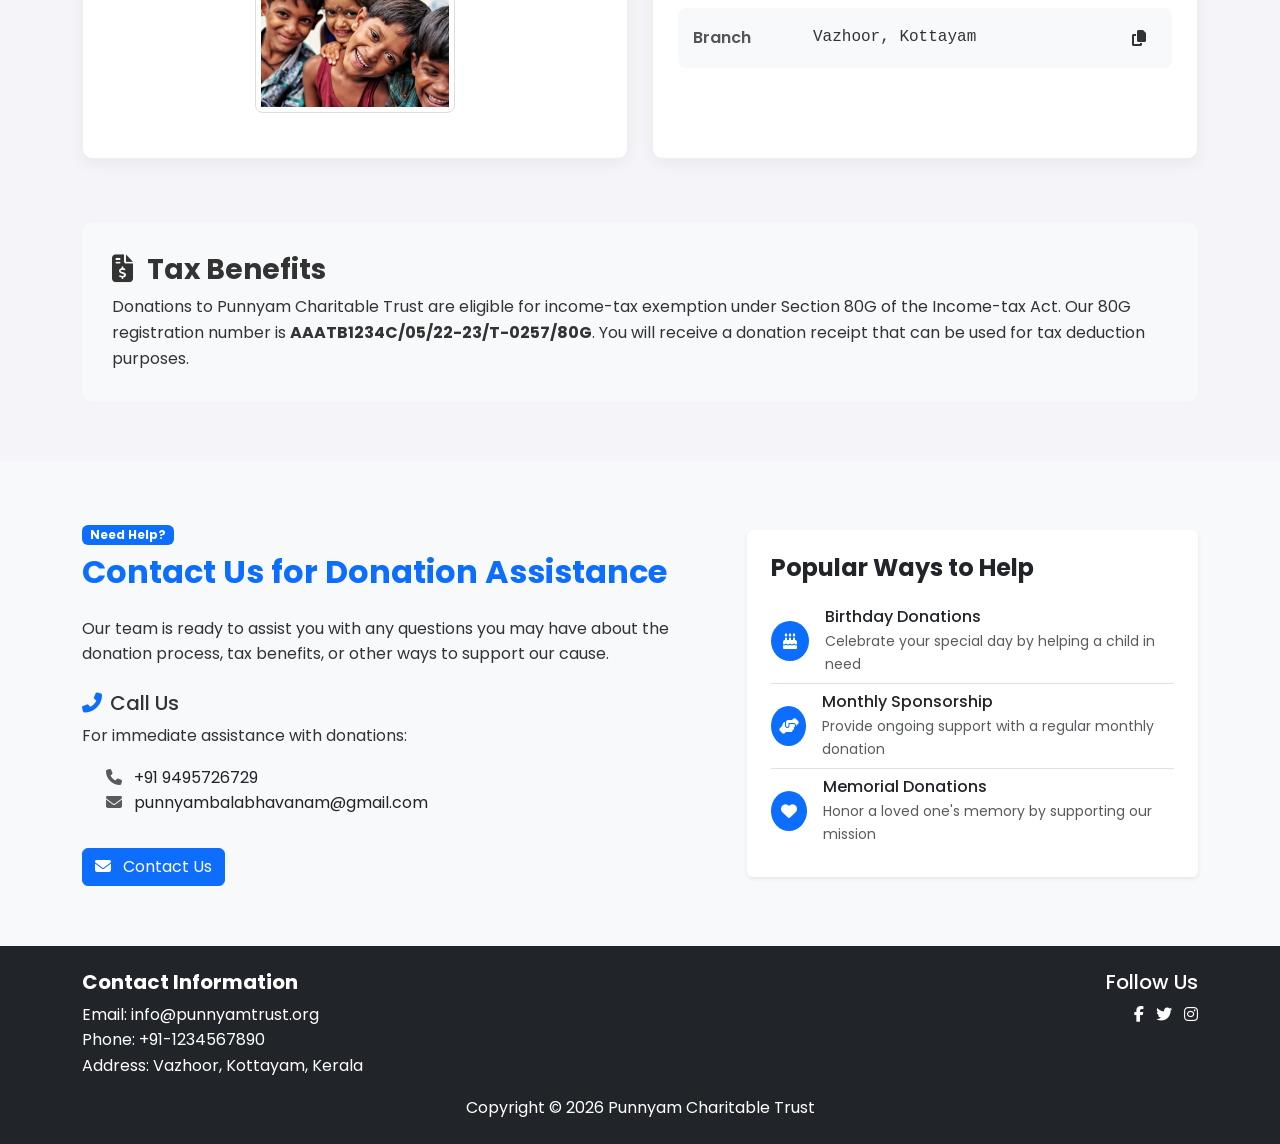
<file: html/donation.html>
<!DOCTYPE html>
<html lang="en">
<head>
    <meta charset="UTF-8">
    <meta name="viewport" content="width=device-width, initial-scale=1.0">
    <title>Donate - Punnyam Charitable Trust</title>
    
    <!-- Meta tags for SEO -->
    <meta name="description" content="Support Punnyam Charitable Trust's mission by donating. Your contribution helps us provide care, education, and support to underprivileged children.">
    <meta name="keywords" content="donate, charity, Punnyam Trust donation, support orphanage, Kerala charity">
    
    <!-- Open Graph tags for social sharing -->
    <meta property="og:title" content="Donate - Punnyam Charitable Trust">
    <meta property="og:description" content="Make a difference in children's lives by supporting Punnyam Charitable Trust">
    <meta property="og:url" content="https://www.punnyamtrust.org/donate">
    
    <!-- Stylesheets -->
    <link href="https://cdn.jsdelivr.net/npm/bootstrap@5.3.0/dist/css/bootstrap.min.css" rel="stylesheet">
    <link href="../css/styles.css" rel="stylesheet">
    <link href="https://fonts.googleapis.com/css2?family=Poppins:wght@300;400;700&display=swap" rel="stylesheet">
    <link rel="stylesheet" href="https://cdnjs.cloudflare.com/ajax/libs/font-awesome/6.4.0/css/all.min.css">
    
    <!-- Favicon -->
    <link rel="icon" href="../assets/images/favicon.ico" type="image/x-icon">
    
    <style>
        .payment-card {
            background: white;
            border-radius: 10px;
            box-shadow: 0 5px 15px rgba(0,0,0,0.05);
            transition: all 0.3s ease;
            height: 100%;
            border: 1px solid #eee;
            overflow: hidden;
            margin-bottom: 20px;
        }
        
        .payment-card:hover {
            transform: translateY(-5px);
            box-shadow: 0 10px 20px rgba(0,0,0,0.1);
            border-color: var(--primary-color);
        }
        
        .payment-card-header {
            background: var(--primary-color);
            color: white;
            padding: 20px;
            text-align: center;
        }
        
        .payment-card-body {
            padding: 25px;
        }
        
        .payment-detail {
            display: flex;
            align-items: center;
            margin-bottom: 15px;
            background: #f8f9fa;
            padding: 12px 15px;
            border-radius: 8px;
        }
        
        .payment-detail-label {
            font-weight: 600;
            min-width: 120px;
            color: #555;
        }
        
        .payment-detail-value {
            flex-grow: 1;
            font-family: 'Courier New', monospace;
            word-break: break-all;
        }
        
        .copy-btn {
            background: rgba(var(--primary-rgb), 0.1);
            color: var(--primary-color);
            border: none;
            border-radius: 4px;
            width: 36px;
            height: 36px;
            display: flex;
            align-items: center;
            justify-content: center;
            cursor: pointer;
            transition: all 0.2s ease;
            margin-left: 10px;
        }
        
        .copy-btn:hover {
            background: var(--primary-color);
            color: white;
        }
        
        .tax-benefits {
            background: #f8f9fa;
            border-radius: 10px;
            padding: 30px;
            margin-top: 40px;
            border-left: 4px solid var(--primary-color);
        }

        .qr-code {
            border: 1px solid #ddd;
            border-radius: 8px;
            padding: 5px;
            background: white;
            max-width: 200px;
            margin: 0 auto;
        }

        .info-box {
            border-radius: 10px;
            padding: 30px;
            margin-bottom: 30px;
            background: linear-gradient(135deg, #f8f9fa, #fff);
            border-left: 4px solid var(--primary-color);
        }

        .info-box ul {
            padding-left: 20px;
        }

        .info-box li {
            margin-bottom: 8px;
        }

        .donate-badge {
            display: inline-block;
            background: rgba(var(--primary-rgb), 0.1);
            color: var(--primary-color);
            padding: 8px 16px;
            border-radius: 50px;
            font-weight: 600;
            font-size: 0.9rem;
        }
    </style>
</head>
<body>
    <!-- Navbar Placeholder -->
    <div id="navbar-placeholder"></div>
    
    <!-- Hero Section -->
    <section class="hero">
        <div class="hero-shape"></div>
        <div class="container position-relative">
            <div class="row align-items-center">
                <div class="col-lg-6 hero-content">
                    <div class="hero-text">
                        <span class="hero-tagline">Make a Difference</span>
                        <h1>Support Our Cause</h1>
                        <p class="lead">Your contribution helps provide care, education, and support for children in need.</p>
                        <div class="hero-badges">
                            <span class="badge"><i class="fas fa-certificate"></i> 80G Tax Benefits</span>
                            <span class="badge"><i class="fas fa-shield-alt"></i> Secure Payment</span>
                        </div>
                        <a href="#donate-now" class="btn btn-warning text-white fw-bold mt-4">Donate Now <i class="fas fa-heart ms-2"></i></a>
                    </div>
                </div>
                <div class="col-lg-6 hero-image-wrapper">
                    <div class="hero-image-frame">
                        <div class="hero-image-inner">
                            <img src="../assets/images/children_smiling.jpg" alt="Support Punnyam Trust" class="hero-image">
                            <div class="hero-image-dots"></div>
                        </div>
                    </div>
                </div>
            </div>
        </div>
    </section>

    <!-- Main Content -->
    <section class="section" id="donate-now">
        <div class="container">
            <div class="text-center mb-5">
                <span class="badge bg-primary mb-2">Donate Now</span>
                <h2 class="text-primary fw-bold mb-3">Easy Ways to Contribute</h2>
                <p class="lead mx-auto" style="max-width: 700px;">Your generosity helps us transform lives and build a brighter future for children in need.</p>
            </div>

            <!-- How Your Donation Helps -->
            <div class="info-box mb-5">
                <h3 class="fw-bold text-primary mb-4"><i class="fas fa-hand-holding-heart me-2"></i> How Your Donation Helps</h3>
                <div class="row">
                    <div class="col-md-4 mb-3 mb-md-0">
                        <div class="donate-badge mb-2"><i class="fas fa-child me-2"></i> ₹10,000/year</div>
                        <h5>Child Support</h5>
                        <p>Provides complete care including education, accommodation, food, and healthcare for one child for a year.</p>
                    </div>
                    <div class="col-md-4 mb-3 mb-md-0">
                        <div class="donate-badge mb-2"><i class="fas fa-graduation-cap me-2"></i> ₹1,500/year</div>
                        <h5>Education Support</h5>
                        <p>Helps with school supplies, books, uniforms, and educational materials for a child.</p>
                    </div>
                    <div class="col-md-4">
                        <div class="donate-badge mb-2"><i class="fas fa-utensils me-2"></i> ₹2,000/day</div>
                        <h5>Annadanam (Food)</h5>
                        <p>Sponsors nutritious meals for all children for one day, including breakfast, lunch and dinner.</p>
                    </div>
                </div>
            </div>

            <div class="row">
                <!-- UPI Options -->
                <div class="col-lg-6 mb-4">
                    <div class="payment-card">
                        <div class="payment-card-header">
                            <h3 class="m-0"><i class="fas fa-mobile-alt me-2"></i> Digital Payments</h3>
                        </div>
                        <div class="payment-card-body">
                            <div class="payment-detail">
                                <div class="payment-detail-label">Google Pay</div>
                                <div class="payment-detail-value">punnyamtrust@oksbi</div>
                                <button class="copy-btn" data-copy="punnyamtrust@oksbi" data-bs-toggle="tooltip" data-bs-placement="top" title="Copy to clipboard">
                                    <i class="fas fa-copy"></i>
                                </button>
                            </div>
                            
                            <div class="payment-detail">
                                <div class="payment-detail-label">PhonePe</div>
                                <div class="payment-detail-value">punnyamtrust@oksbi</div>
                                <button class="copy-btn" data-copy="punnyamtrust@oksbi" data-bs-toggle="tooltip" data-bs-placement="top" title="Copy to clipboard">
                                    <i class="fas fa-copy"></i>
                                </button>
                            </div>
                            
                            <div class="payment-detail">
                                <div class="payment-detail-label">Any UPI App</div>
                                <div class="payment-detail-value">punnyamtrust@oksbi</div>
                                <button class="copy-btn" data-copy="punnyamtrust@oksbi" data-bs-toggle="tooltip" data-bs-placement="top" title="Copy to clipboard">
                                    <i class="fas fa-copy"></i>
                                </button>
                            </div>
                            
                            <div class="text-center mt-4">
                                <p class="mb-2">Scan UPI QR Code</p>
                                <div class="qr-code">
                                    <img src="../assets/images/children_smiling.jpg" alt="UPI QR Code" class="img-fluid">
                                </div>
                            </div>
                        </div>
                    </div>
                </div>
                
                <!-- Bank Transfer -->
                <div class="col-lg-6 mb-4">
                    <div class="payment-card">
                        <div class="payment-card-header">
                            <h3 class="m-0"><i class="fas fa-university me-2"></i> Bank Transfer</h3>
                        </div>
                        <div class="payment-card-body">
                            <div class="payment-detail">
                                <div class="payment-detail-label">Account Name</div>
                                <div class="payment-detail-value">Punnyam Charitable Trust</div>
                                <button class="copy-btn" data-copy="Punnyam Charitable Trust" data-bs-toggle="tooltip" data-bs-placement="top" title="Copy to clipboard">
                                    <i class="fas fa-copy"></i>
                                </button>
                            </div>
                            
                            <div class="payment-detail">
                                <div class="payment-detail-label">Account No.</div>
                                <div class="payment-detail-value">1234567890</div>
                                <button class="copy-btn" data-copy="1234567890" data-bs-toggle="tooltip" data-bs-placement="top" title="Copy to clipboard">
                                    <i class="fas fa-copy"></i>
                                </button>
                            </div>
                            
                            <div class="payment-detail">
                                <div class="payment-detail-label">IFSC Code</div>
                                <div class="payment-detail-value">SBIN0010914</div>
                                <button class="copy-btn" data-copy="SBIN0010914" data-bs-toggle="tooltip" data-bs-placement="top" title="Copy to clipboard">
                                    <i class="fas fa-copy"></i>
                                </button>
                            </div>
                            
                            <div class="payment-detail">
                                <div class="payment-detail-label">Bank</div>
                                <div class="payment-detail-value">State Bank of India</div>
                                <button class="copy-btn" data-copy="State Bank of India" data-bs-toggle="tooltip" data-bs-placement="top" title="Copy to clipboard">
                                    <i class="fas fa-copy"></i>
                                </button>
                            </div>
                            
                            <div class="payment-detail">
                                <div class="payment-detail-label">Branch</div>
                                <div class="payment-detail-value">Vazhoor, Kottayam</div>
                                <button class="copy-btn" data-copy="Vazhoor, Kottayam" data-bs-toggle="tooltip" data-bs-placement="top" title="Copy to clipboard">
                                    <i class="fas fa-copy"></i>
                                </button>
                            </div>
                        </div>
                    </div>
                </div>
            </div>
            
            <!-- Tax Benefits -->
            <div class="tax-benefits">
                <h3 class="fw-bold"><i class="fas fa-file-invoice-dollar me-2"></i> Tax Benefits</h3>
                <p class="mb-0">Donations to Punnyam Charitable Trust are eligible for income-tax exemption under Section 80G of the Income-tax Act. Our 80G registration number is <strong>AAATB1234C/05/22-23/T-0257/80G</strong>. You will receive a donation receipt that can be used for tax deduction purposes.</p>
            </div>
        </div>
    </section>

    <!-- Contact for Donation Help -->
    <section class="section bg-light">
        <div class="container">
            <div class="row align-items-center">
                <div class="col-lg-7 mb-4 mb-lg-0">
                    <span class="badge bg-primary mb-2">Need Help?</span>
                    <h2 class="text-primary fw-bold mb-4">Contact Us for Donation Assistance</h2>
                    <p>Our team is ready to assist you with any questions you may have about the donation process, tax benefits, or other ways to support our cause.</p>
                    
                    <div class="mt-4">
                        <h5><i class="fas fa-phone-alt text-primary me-2"></i>Call Us</h5>
                        <p>For immediate assistance with donations:</p>
                        <ul class="list-unstyled ms-4">
                            <li><i class="fas fa-phone me-2 text-muted"></i> <a href="tel:+919495726729" class="text-decoration-none text-dark">+91 9495726729</a></li>
                            <li><i class="fas fa-envelope me-2 text-muted"></i> <a href="mailto:punnyambalabhavanam@gmail.com" class="text-decoration-none text-dark">punnyambalabhavanam@gmail.com</a></li>
                        </ul>
                    </div>
                    
                    <a href="contact.html" class="btn btn-primary mt-3">
                        <i class="fas fa-envelope me-2"></i> Contact Us
                    </a>
                </div>
                
                <div class="col-lg-5">
                    <div class="card border-0 shadow-sm">
                        <div class="card-body p-4">
                            <h4 class="fw-bold mb-3">Popular Ways to Help</h4>
                            <ul class="list-group list-group-flush">
                                <li class="list-group-item px-0">
                                    <div class="d-flex align-items-center">
                                        <div class="rounded-circle bg-primary text-white d-flex align-items-center justify-content-center me-3" style="width: 40px; height: 40px;">
                                            <i class="fas fa-birthday-cake"></i>
                                        </div>
                                        <div>
                                            <h6 class="mb-1">Birthday Donations</h6>
                                            <p class="small text-muted mb-0">Celebrate your special day by helping a child in need</p>
                                        </div>
                                    </div>
                                </li>
                                <li class="list-group-item px-0">
                                    <div class="d-flex align-items-center">
                                        <div class="rounded-circle bg-primary text-white d-flex align-items-center justify-content-center me-3" style="width: 40px; height: 40px;">
                                            <i class="fas fa-hands-helping"></i>
                                        </div>
                                        <div>
                                            <h6 class="mb-1">Monthly Sponsorship</h6>
                                            <p class="small text-muted mb-0">Provide ongoing support with a regular monthly donation</p>
                                        </div>
                                    </div>
                                </li>
                                <li class="list-group-item px-0">
                                    <div class="d-flex align-items-center">
                                        <div class="rounded-circle bg-primary text-white d-flex align-items-center justify-content-center me-3" style="width: 40px; height: 40px;">
                                            <i class="fas fa-heart"></i>
                                        </div>
                                        <div>
                                            <h6 class="mb-1">Memorial Donations</h6>
                                            <p class="small text-muted mb-0">Honor a loved one's memory by supporting our mission</p>
                                        </div>
                                    </div>
                                </li>
                            </ul>
                        </div>
                    </div>
                </div>
            </div>
        </div>
    </section>
    
    <!-- Footer Placeholder -->
    <div id="footer-placeholder"></div>
    
    <!-- JavaScript Dependencies -->
    <script src="https://cdn.jsdelivr.net/npm/bootstrap@5.3.0/dist/js/bootstrap.bundle.min.js" defer></script>
    <script src="../js/main.js" defer></script>
    
    <script>
        // Copy to clipboard functionality
        document.addEventListener('DOMContentLoaded', function() {
            // Initialize tooltips
            var tooltipTriggerList = [].slice.call(document.querySelectorAll('[data-bs-toggle="tooltip"]'))
            var tooltipList = tooltipTriggerList.map(function (tooltipTriggerEl) {
                return new bootstrap.Tooltip(tooltipTriggerEl)
            });
            
            const copyButtons = document.querySelectorAll('.copy-btn');
            
            copyButtons.forEach(button => {
                button.addEventListener('click', function() {
                    const textToCopy = this.getAttribute('data-copy');
                    navigator.clipboard.writeText(textToCopy).then(() => {
                        // Change button icon to checkmark temporarily
                        const originalIcon = this.innerHTML;
                        this.innerHTML = '<i class="fas fa-check"></i>';
                        
                        // Hide tooltip if showing
                        const tooltip = bootstrap.Tooltip.getInstance(this);
                        if (tooltip) {
                            tooltip.hide();
                        }
                        
                        setTimeout(() => {
                            this.innerHTML = originalIcon;
                        }, 2000);
                    });
                });
            });
        });
    </script>
</body>
</html>
</file>
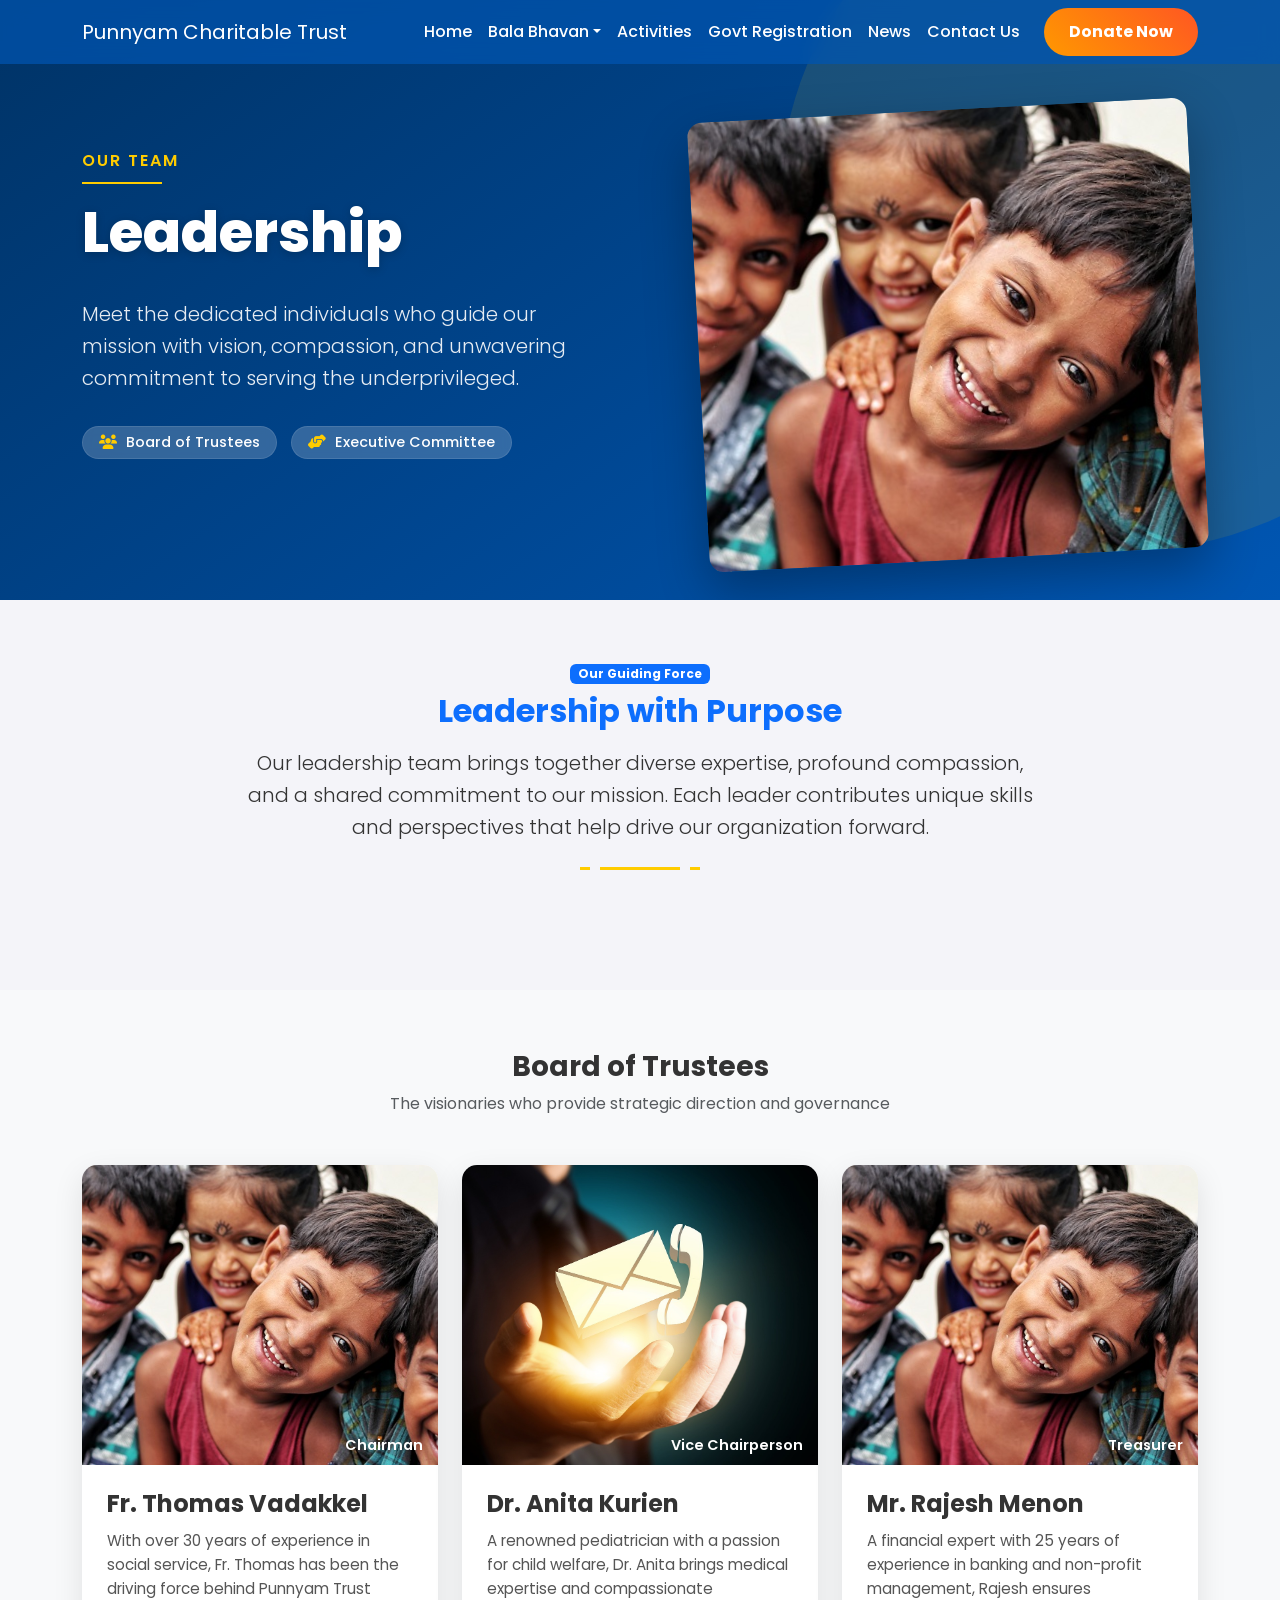
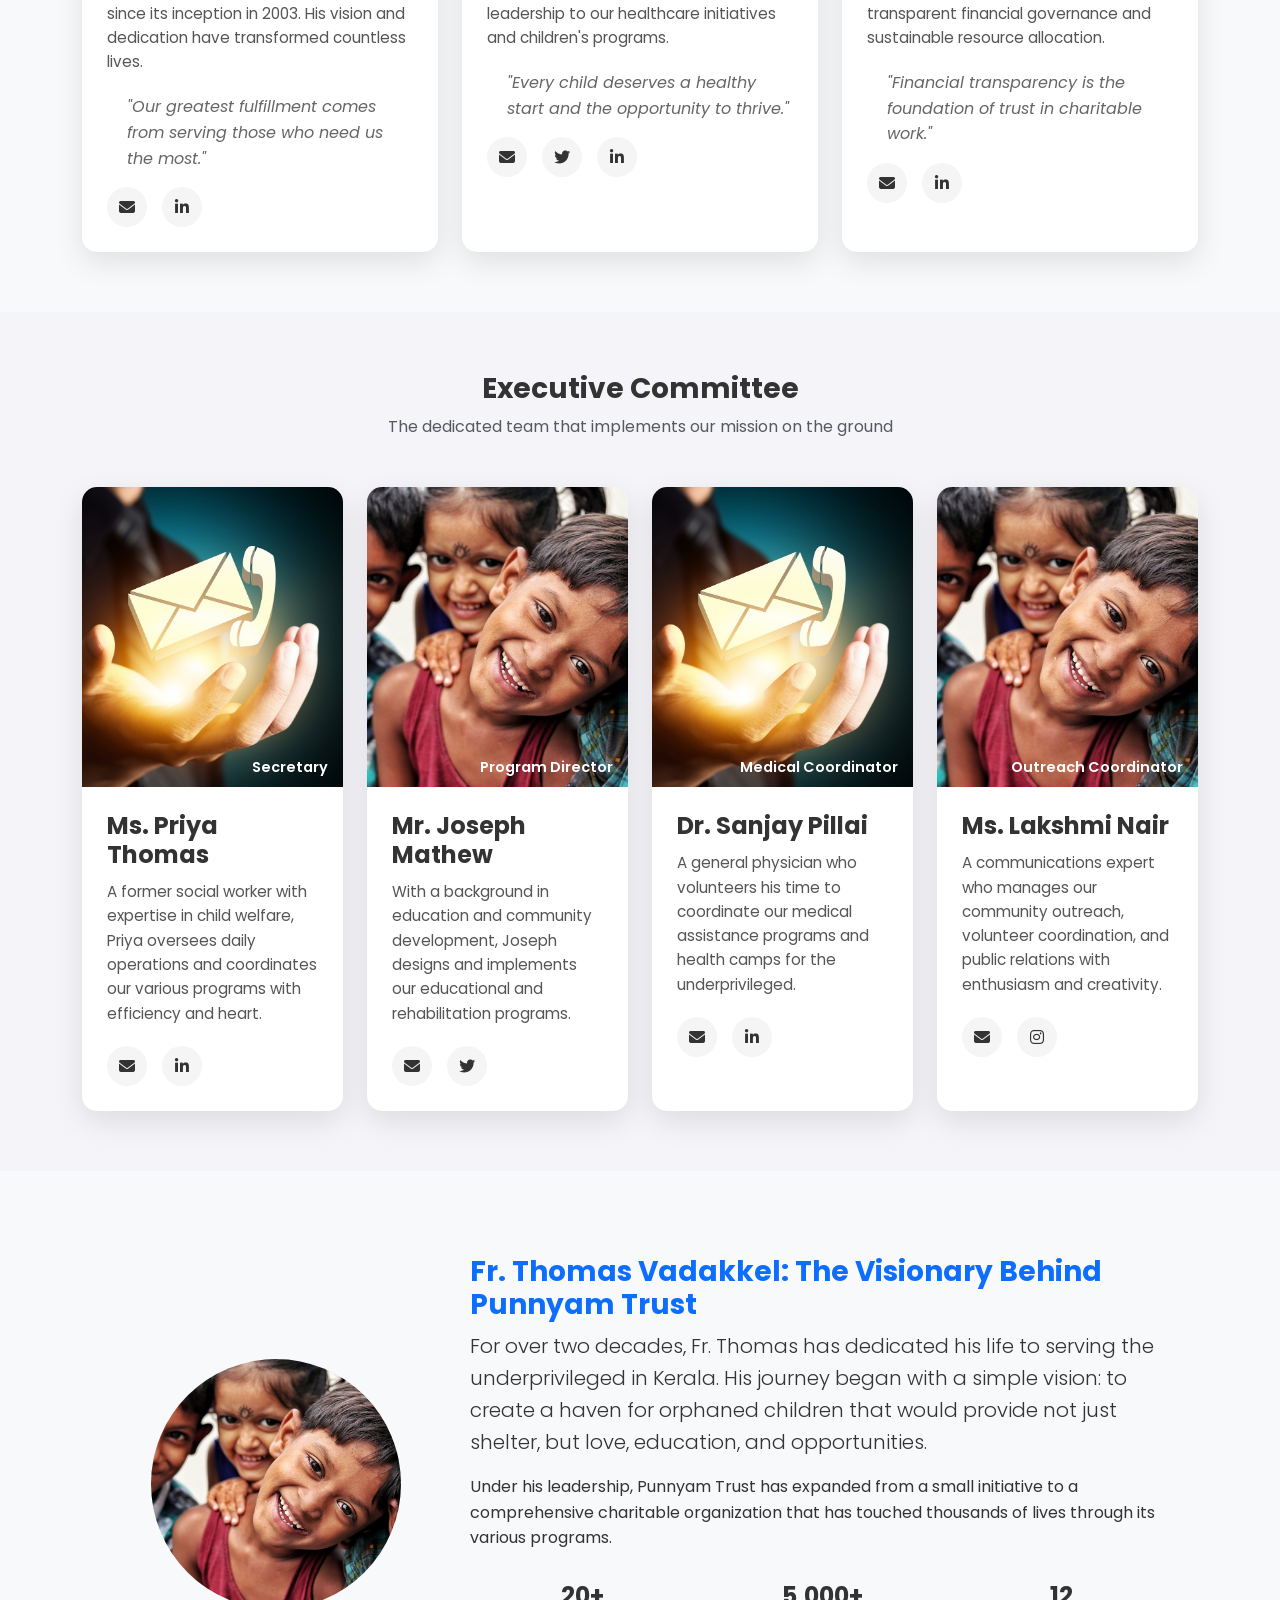
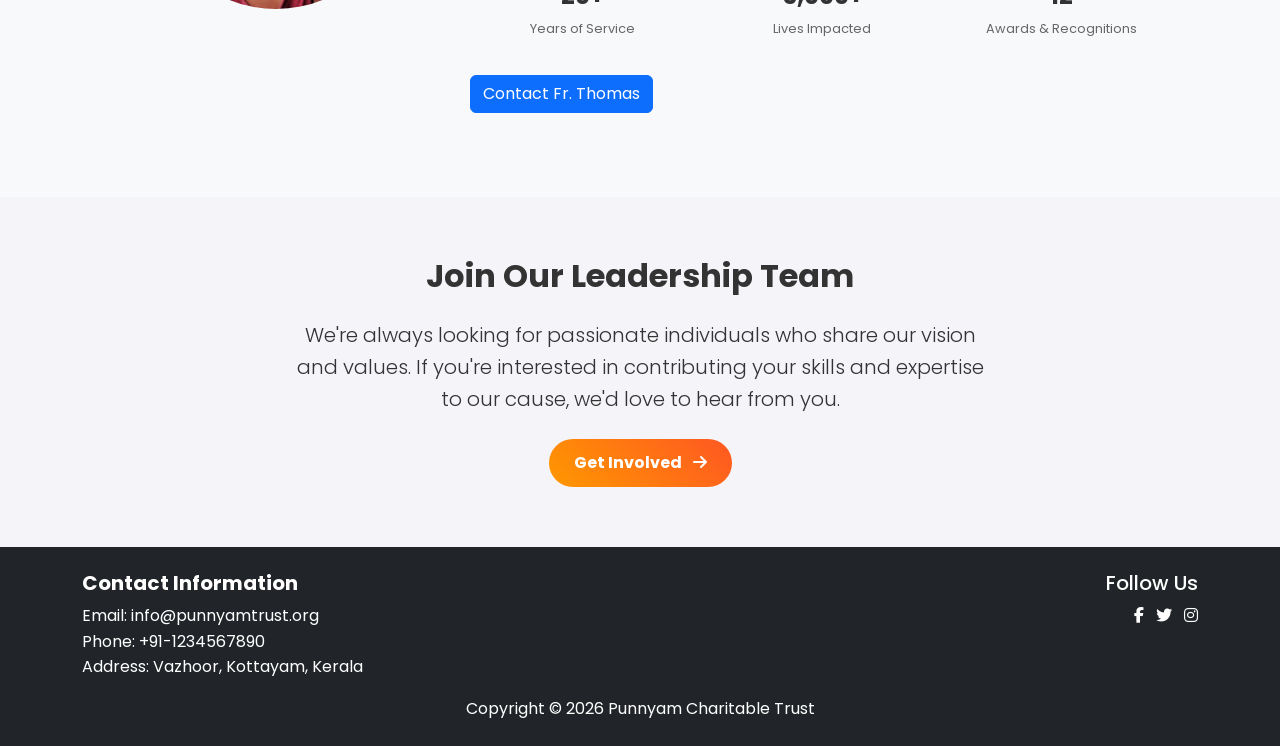
<file: html/leaders.html>
<!DOCTYPE html>
<html lang="en">
<head>
    <meta charset="UTF-8">
    <meta name="viewport" content="width=device-width, initial-scale=1.0">
    <title>Our Leadership - Punnyam Charitable Trust</title>
    
    <!-- Meta tags for SEO -->
    <meta name="description" content="Meet the dedicated leadership team behind Punnyam Charitable Trust who are committed to making a difference in the lives of the underprivileged.">
    <meta name="keywords" content="Punnyam Charitable Trust, leadership team, board members, trustees, charity leaders, Kerala charity">
    
    <!-- Open Graph tags for social sharing -->
    <meta property="og:title" content="Leadership Team - Punnyam Charitable Trust">
    <meta property="og:description" content="Meet the dedicated leaders who guide Punnyam Charitable Trust's mission to serve the underprivileged.">
    <meta property="og:url" content="https://www.punnyamtrust.org/leaders">
    
    <!-- Stylesheets -->
    <link href="https://cdn.jsdelivr.net/npm/bootstrap@5.3.0/dist/css/bootstrap.min.css" rel="stylesheet">
    <link href="../css/styles.css" rel="stylesheet">
    <link href="https://fonts.googleapis.com/css2?family=Poppins:wght@300;400;700&display=swap" rel="stylesheet">
    <link rel="stylesheet" href="https://cdnjs.cloudflare.com/ajax/libs/font-awesome/6.4.0/css/all.min.css">
    
    <!-- Favicon -->
    <link rel="icon" href="../assets/images/favicon.ico" type="image/x-icon">
    
    <style>
        /* Additional styles specific to the leaders page */
        .leader-card {
            border-radius: 15px;
            overflow: hidden;
            box-shadow: 0 10px 30px rgba(0, 0, 0, 0.1);
            transition: transform 0.3s ease, box-shadow 0.3s ease;
            height: 100%;
            background-color: #fff;
        }
        
        .leader-card:hover {
            transform: translateY(-10px);
            box-shadow: 0 15px 35px rgba(0, 0, 0, 0.15);
        }
        
        .leader-image-container {
            position: relative;
            overflow: hidden;
            height: 300px;
        }
        
        .leader-image {
            width: 100%;
            height: 100%;
            object-fit: cover;
            transition: transform 0.5s ease;
        }
        
        .leader-card:hover .leader-image {
            transform: scale(1.05);
        }
        
        .leader-role-badge {
            position: absolute;
            bottom: 0;
            right: 0;
            background-color: var(--primary-color);
            color: white;
            padding: 8px 15px;
            border-top-left-radius: 15px;
            font-weight: 600;
            font-size: 0.9rem;
        }
        
        .leader-info {
            padding: 25px;
        }
        
        .leader-name {
            color: var(--primary-color);
            margin-bottom: 10px;
            font-weight: 700;
        }
        
        .leader-bio {
            color: #555;
            margin-bottom: 20px;
            font-size: 0.95rem;
        }
        
        .leader-social {
            display: flex;
            gap: 15px;
        }
        
        .leader-social a {
            display: inline-flex;
            align-items: center;
            justify-content: center;
            width: 40px;
            height: 40px;
            border-radius: 50%;
            background-color: #f5f5f5;
            color: var(--primary-color);
            transition: all 0.3s ease;
        }
        
        .leader-social a:hover {
            background-color: var(--primary-color);
            color: white;
        }
        
        .leader-quote {
            font-style: italic;
            position: relative;
            padding-left: 20px;
            border-left: 3px solid var(--primary-color);
            margin-top: 15px;
            color: #666;
        }
        
        .section-leader-intro {
            max-width: 800px;
            margin: 0 auto 60px;
        }
        
        .leader-highlight {
            background-color: rgba(var(--primary-rgb), 0.05);
        }
        
        .leader-stats {
            display: flex;
            gap: 15px;
            margin-top: 15px;
        }
        
        .leader-stat {
            flex: 1;
            text-align: center;
            padding: 10px;
            border-radius: 10px;
            background-color: #f8f9fa;
        }
        
        .leader-stat-number {
            font-size: 1.5rem;
            font-weight: 700;
            color: var(--primary-color);
            display: block;
        }
        
        .leader-stat-text {
            font-size: 0.8rem;
            color: #666;
        }
        
        @media (max-width: 768px) {
            .leader-image-container {
                height: 250px;
            }
        }
    </style>
</head>
<body>
    <!-- Navbar Placeholder - Will be loaded by JavaScript -->
    <div id="navbar-placeholder"></div>

    <!-- Hero Section -->
    <section class="hero">
        <div class="hero-shape"></div>
        <div class="container position-relative">
            <div class="row align-items-center">
                <div class="col-lg-6 hero-content">
                    <div class="hero-text">
                        <span class="hero-tagline">Our Team</span>
                        <h1>Leadership</h1>
                        <p class="lead">Meet the dedicated individuals who guide our mission with vision, compassion, and unwavering commitment to serving the underprivileged.</p>
                        <div class="hero-badges">
                            <span class="badge"><i class="fas fa-users"></i> Board of Trustees</span>
                            <span class="badge"><i class="fas fa-hands-helping"></i> Executive Committee</span>
                        </div>
                    </div>
                </div>
                <div class="col-lg-6 hero-image-wrapper">
                    <div class="hero-image-frame">
                        <div class="hero-image-inner">
                            <img src="../assets/images/children_smiling.jpg" alt="Punnyam Trust Leadership" class="hero-image">
                            <div class="hero-image-dots"></div>
                        </div>
                    </div>
                </div>
            </div>
        </div>
    </section>

    <!-- Leadership Introduction Section -->
    <section class="section" id="leadership-intro">
        <div class="container">
            <div class="text-center section-leader-intro">
                <span class="badge bg-primary mb-2">Our Guiding Force</span>
                <h2 class="text-primary fw-bold mb-3">Leadership with Purpose</h2>
                <p class="lead">Our leadership team brings together diverse expertise, profound compassion, and a shared commitment to our mission. Each leader contributes unique skills and perspectives that help drive our organization forward.</p>
                <div class="section-divider mt-4"></div>
            </div>
        </div>
    </section>

    <!-- Board of Trustees Section -->
    <section class="section bg-light" id="board-trustees">
        <div class="container">
            <div class="text-center mb-5">
                <h3 class="fw-bold">Board of Trustees</h3>
                <p class="text-muted">The visionaries who provide strategic direction and governance</p>
            </div>
            
            <div class="row g-4">
                <!-- Trustee 1 -->
                <div class="col-lg-4 col-md-6">
                    <div class="leader-card">
                        <div class="leader-image-container">
                            <img src="../assets/images/children_smiling.jpg" alt="Fr. Thomas Vadakkel" class="leader-image">
                            <div class="leader-role-badge">Chairman</div>
                        </div>
                        <div class="leader-info">
                            <h4 class="leader-name">Fr. Thomas Vadakkel</h4>
                            <p class="leader-bio">With over 30 years of experience in social service, Fr. Thomas has been the driving force behind Punnyam Trust since its inception in 2003. His vision and dedication have transformed countless lives.</p>
                            <div class="leader-quote">
                                "Our greatest fulfillment comes from serving those who need us the most."
                            </div>
                            <div class="leader-social mt-3">
                                <a href="#" aria-label="Email"><i class="fas fa-envelope"></i></a>
                                <a href="#" aria-label="LinkedIn"><i class="fab fa-linkedin-in"></i></a>
                            </div>
                        </div>
                    </div>
                </div>
                
                <!-- Trustee 2 -->
                <div class="col-lg-4 col-md-6">
                    <div class="leader-card">
                        <div class="leader-image-container">
                            <img src="../assets/images/contact.jpg" alt="Dr. Anita Kurien" class="leader-image">
                            <div class="leader-role-badge">Vice Chairperson</div>
                        </div>
                        <div class="leader-info">
                            <h4 class="leader-name">Dr. Anita Kurien</h4>
                            <p class="leader-bio">A renowned pediatrician with a passion for child welfare, Dr. Anita brings medical expertise and compassionate leadership to our healthcare initiatives and children's programs.</p>
                            <div class="leader-quote">
                                "Every child deserves a healthy start and the opportunity to thrive."
                            </div>
                            <div class="leader-social mt-3">
                                <a href="#" aria-label="Email"><i class="fas fa-envelope"></i></a>
                                <a href="#" aria-label="Twitter"><i class="fab fa-twitter"></i></a>
                                <a href="#" aria-label="LinkedIn"><i class="fab fa-linkedin-in"></i></a>
                            </div>
                        </div>
                    </div>
                </div>
                
                <!-- Trustee 3 -->
                <div class="col-lg-4 col-md-6">
                    <div class="leader-card">
                        <div class="leader-image-container">
                            <img src="../assets/images/children_smiling.jpg" alt="Mr. Rajesh Menon" class="leader-image">
                            <div class="leader-role-badge">Treasurer</div>
                        </div>
                        <div class="leader-info">
                            <h4 class="leader-name">Mr. Rajesh Menon</h4>
                            <p class="leader-bio">A financial expert with 25 years of experience in banking and non-profit management, Rajesh ensures transparent financial governance and sustainable resource allocation.</p>
                            <div class="leader-quote">
                                "Financial transparency is the foundation of trust in charitable work."
                            </div>
                            <div class="leader-social mt-3">
                                <a href="#" aria-label="Email"><i class="fas fa-envelope"></i></a>
                                <a href="#" aria-label="LinkedIn"><i class="fab fa-linkedin-in"></i></a>
                            </div>
                        </div>
                    </div>
                </div>
            </div>
        </div>
    </section>

    <!-- Executive Committee Section -->
    <section class="section" id="executive-committee">
        <div class="container">
            <div class="text-center mb-5">
                <h3 class="fw-bold">Executive Committee</h3>
                <p class="text-muted">The dedicated team that implements our mission on the ground</p>
            </div>
            
            <div class="row g-4">
                <!-- Executive 1 -->
                <div class="col-lg-3 col-md-6">
                    <div class="leader-card">
                        <div class="leader-image-container">
                            <img src="../assets/images/contact.jpg" alt="Ms. Priya Thomas" class="leader-image">
                            <div class="leader-role-badge">Secretary</div>
                        </div>
                        <div class="leader-info">
                            <h4 class="leader-name">Ms. Priya Thomas</h4>
                            <p class="leader-bio">A former social worker with expertise in child welfare, Priya oversees daily operations and coordinates our various programs with efficiency and heart.</p>
                            <div class="leader-social mt-3">
                                <a href="#" aria-label="Email"><i class="fas fa-envelope"></i></a>
                                <a href="#" aria-label="LinkedIn"><i class="fab fa-linkedin-in"></i></a>
                            </div>
                        </div>
                    </div>
                </div>
                
                <!-- Executive 2 -->
                <div class="col-lg-3 col-md-6">
                    <div class="leader-card">
                        <div class="leader-image-container">
                            <img src="../assets/images/children_smiling.jpg" alt="Mr. Joseph Mathew" class="leader-image">
                            <div class="leader-role-badge">Program Director</div>
                        </div>
                        <div class="leader-info">
                            <h4 class="leader-name">Mr. Joseph Mathew</h4>
                            <p class="leader-bio">With a background in education and community development, Joseph designs and implements our educational and rehabilitation programs.</p>
                            <div class="leader-social mt-3">
                                <a href="#" aria-label="Email"><i class="fas fa-envelope"></i></a>
                                <a href="#" aria-label="Twitter"><i class="fab fa-twitter"></i></a>
                            </div>
                        </div>
                    </div>
                </div>
                
                <!-- Executive 3 -->
                <div class="col-lg-3 col-md-6">
                    <div class="leader-card">
                        <div class="leader-image-container">
                            <img src="../assets/images/contact.jpg" alt="Dr. Sanjay Pillai" class="leader-image">
                            <div class="leader-role-badge">Medical Coordinator</div>
                        </div>
                        <div class="leader-info">
                            <h4 class="leader-name">Dr. Sanjay Pillai</h4>
                            <p class="leader-bio">A general physician who volunteers his time to coordinate our medical assistance programs and health camps for the underprivileged.</p>
                            <div class="leader-social mt-3">
                                <a href="#" aria-label="Email"><i class="fas fa-envelope"></i></a>
                                <a href="#" aria-label="LinkedIn"><i class="fab fa-linkedin-in"></i></a>
                            </div>
                        </div>
                    </div>
                </div>
                
                <!-- Executive 4 -->
                <div class="col-lg-3 col-md-6">
                    <div class="leader-card">
                        <div class="leader-image-container">
                            <img src="../assets/images/children_smiling.jpg" alt="Ms. Lakshmi Nair" class="leader-image">
                            <div class="leader-role-badge">Outreach Coordinator</div>
                        </div>
                        <div class="leader-info">
                            <h4 class="leader-name">Ms. Lakshmi Nair</h4>
                            <p class="leader-bio">A communications expert who manages our community outreach, volunteer coordination, and public relations with enthusiasm and creativity.</p>
                            <div class="leader-social mt-3">
                                <a href="#" aria-label="Email"><i class="fas fa-envelope"></i></a>
                                <a href="#" aria-label="Instagram"><i class="fab fa-instagram"></i></a>
                            </div>
                        </div>
                    </div>
                </div>
            </div>
        </div>
    </section>

    <!-- Featured Leader Section -->
    <section class="section bg-light" id="featured-leader">
        <div class="container">
            <div class="row align-items-center leader-highlight p-4 rounded-3">
                <div class="col-lg-4 mb-4 mb-lg-0">
                    <div class="rounded-circle overflow-hidden mx-auto" style="width: 250px; height: 250px;">
                        <img src="../assets/images/children_smiling.jpg" alt="Fr. Thomas Vadakkel" class="img-fluid w-100 h-100" style="object-fit: cover;">
                    </div>
                </div>
                <div class="col-lg-8">
                    <h3 class="text-primary fw-bold">Fr. Thomas Vadakkel: The Visionary Behind Punnyam Trust</h3>
                    <p class="lead">For over two decades, Fr. Thomas has dedicated his life to serving the underprivileged in Kerala. His journey began with a simple vision: to create a haven for orphaned children that would provide not just shelter, but love, education, and opportunities.</p>
                    <p>Under his leadership, Punnyam Trust has expanded from a small initiative to a comprehensive charitable organization that has touched thousands of lives through its various programs.</p>
                    
                    <div class="leader-stats">
                        <div class="leader-stat">
                            <span class="leader-stat-number">20+</span>
                            <span class="leader-stat-text">Years of Service</span>
                        </div>
                        <div class="leader-stat">
                            <span class="leader-stat-number">5,000+</span>
                            <span class="leader-stat-text">Lives Impacted</span>
                        </div>
                        <div class="leader-stat">
                            <span class="leader-stat-number">12</span>
                            <span class="leader-stat-text">Awards & Recognitions</span>
                        </div>
                    </div>
                    
                    <div class="mt-4">
                        <a href="contact.html" class="btn btn-primary">Contact Fr. Thomas</a>
                    </div>
                </div>
            </div>
        </div>
    </section>

    <!-- Join Our Team Section -->
    <section class="section text-center" id="join-team">
        <div class="container">
            <h2 class="fw-bold mb-4">Join Our Leadership Team</h2>
            <p class="lead mb-4 mx-auto" style="max-width: 700px;">We're always looking for passionate individuals who share our vision and values. If you're interested in contributing your skills and expertise to our cause, we'd love to hear from you.</p>
            <a href="contact.html" class="btn btn-lg btn-warning text-white fw-bold">Get Involved <i class="fas fa-arrow-right ms-2"></i></a>
        </div>
    </section>

    <!-- Footer Placeholder - Will be loaded by JavaScript -->
    <div id="footer-placeholder"></div>

    <!-- JavaScript Dependencies -->
    <script src="https://cdn.jsdelivr.net/npm/bootstrap@5.3.0/dist/js/bootstrap.bundle.min.js" defer></script>
    
    <!-- Main JavaScript -->
    <script src="../js/main.js" defer></script>
</body>
</html>
</file>
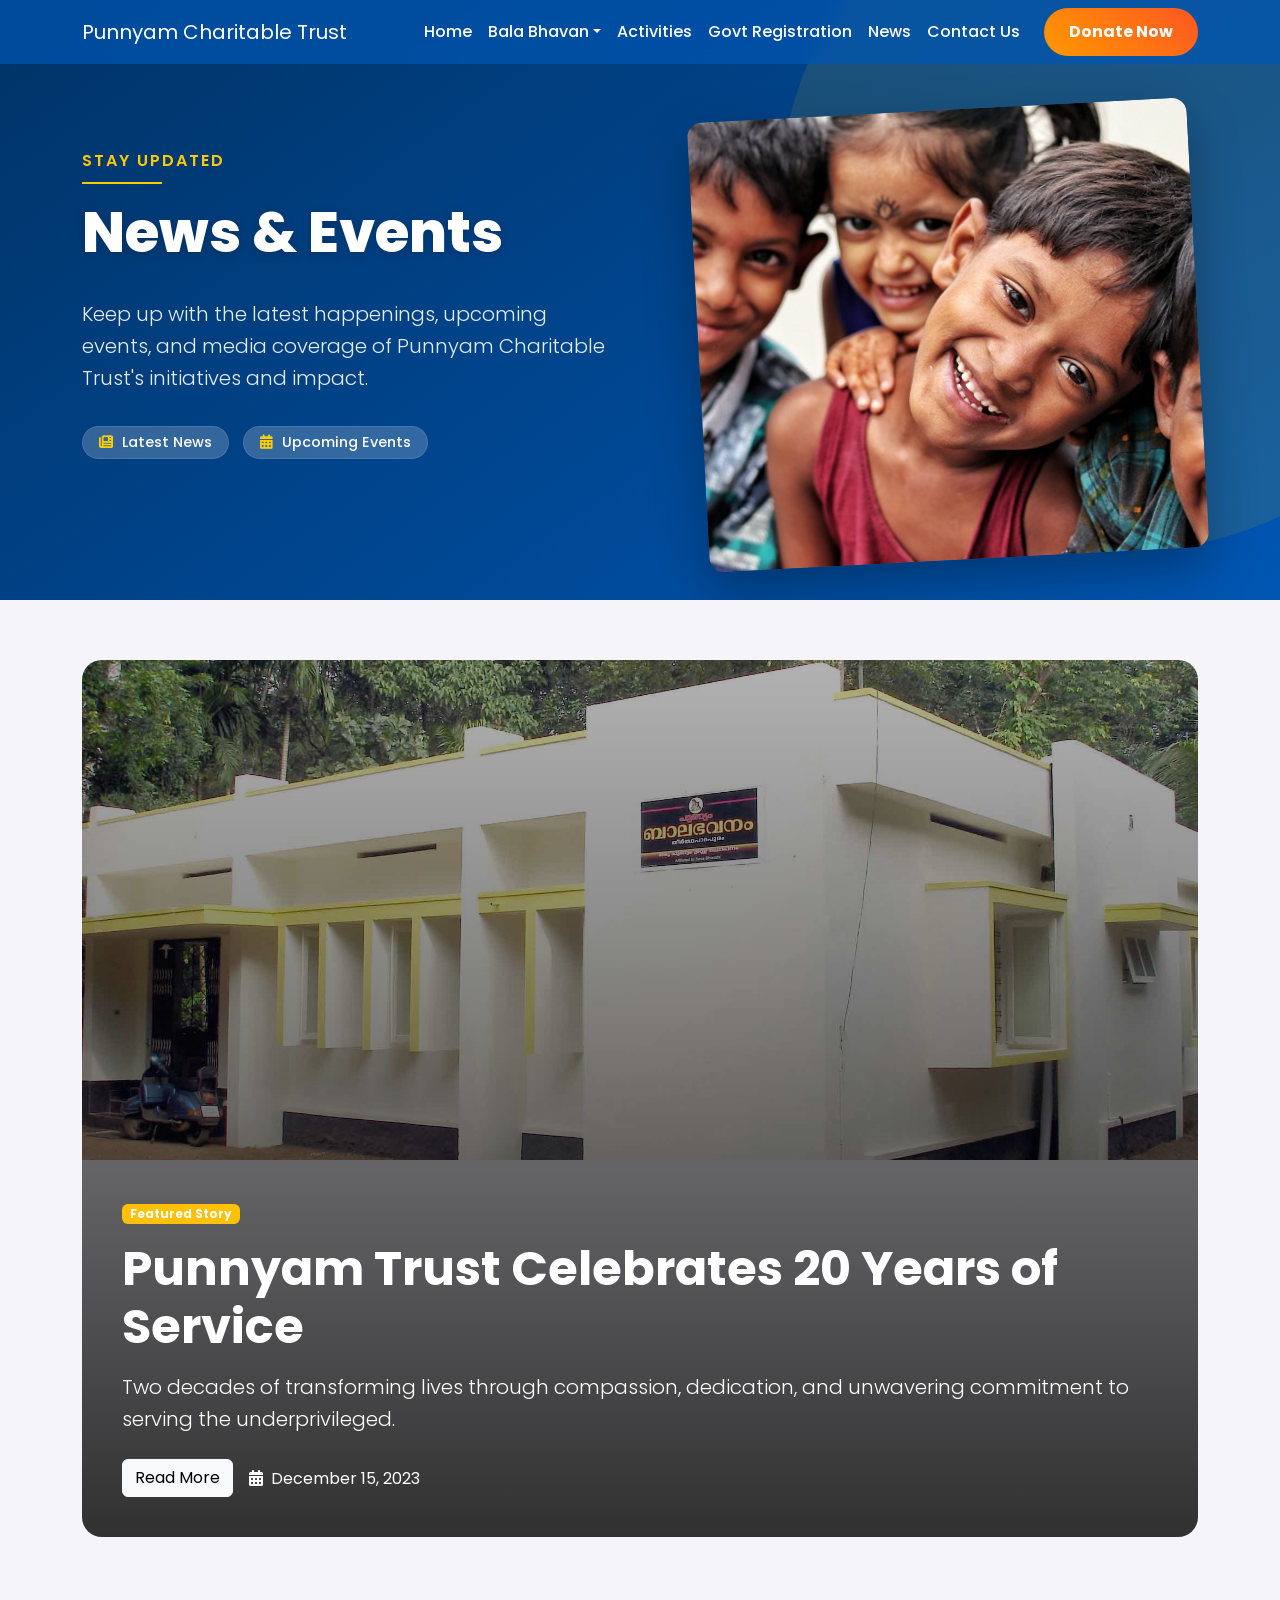
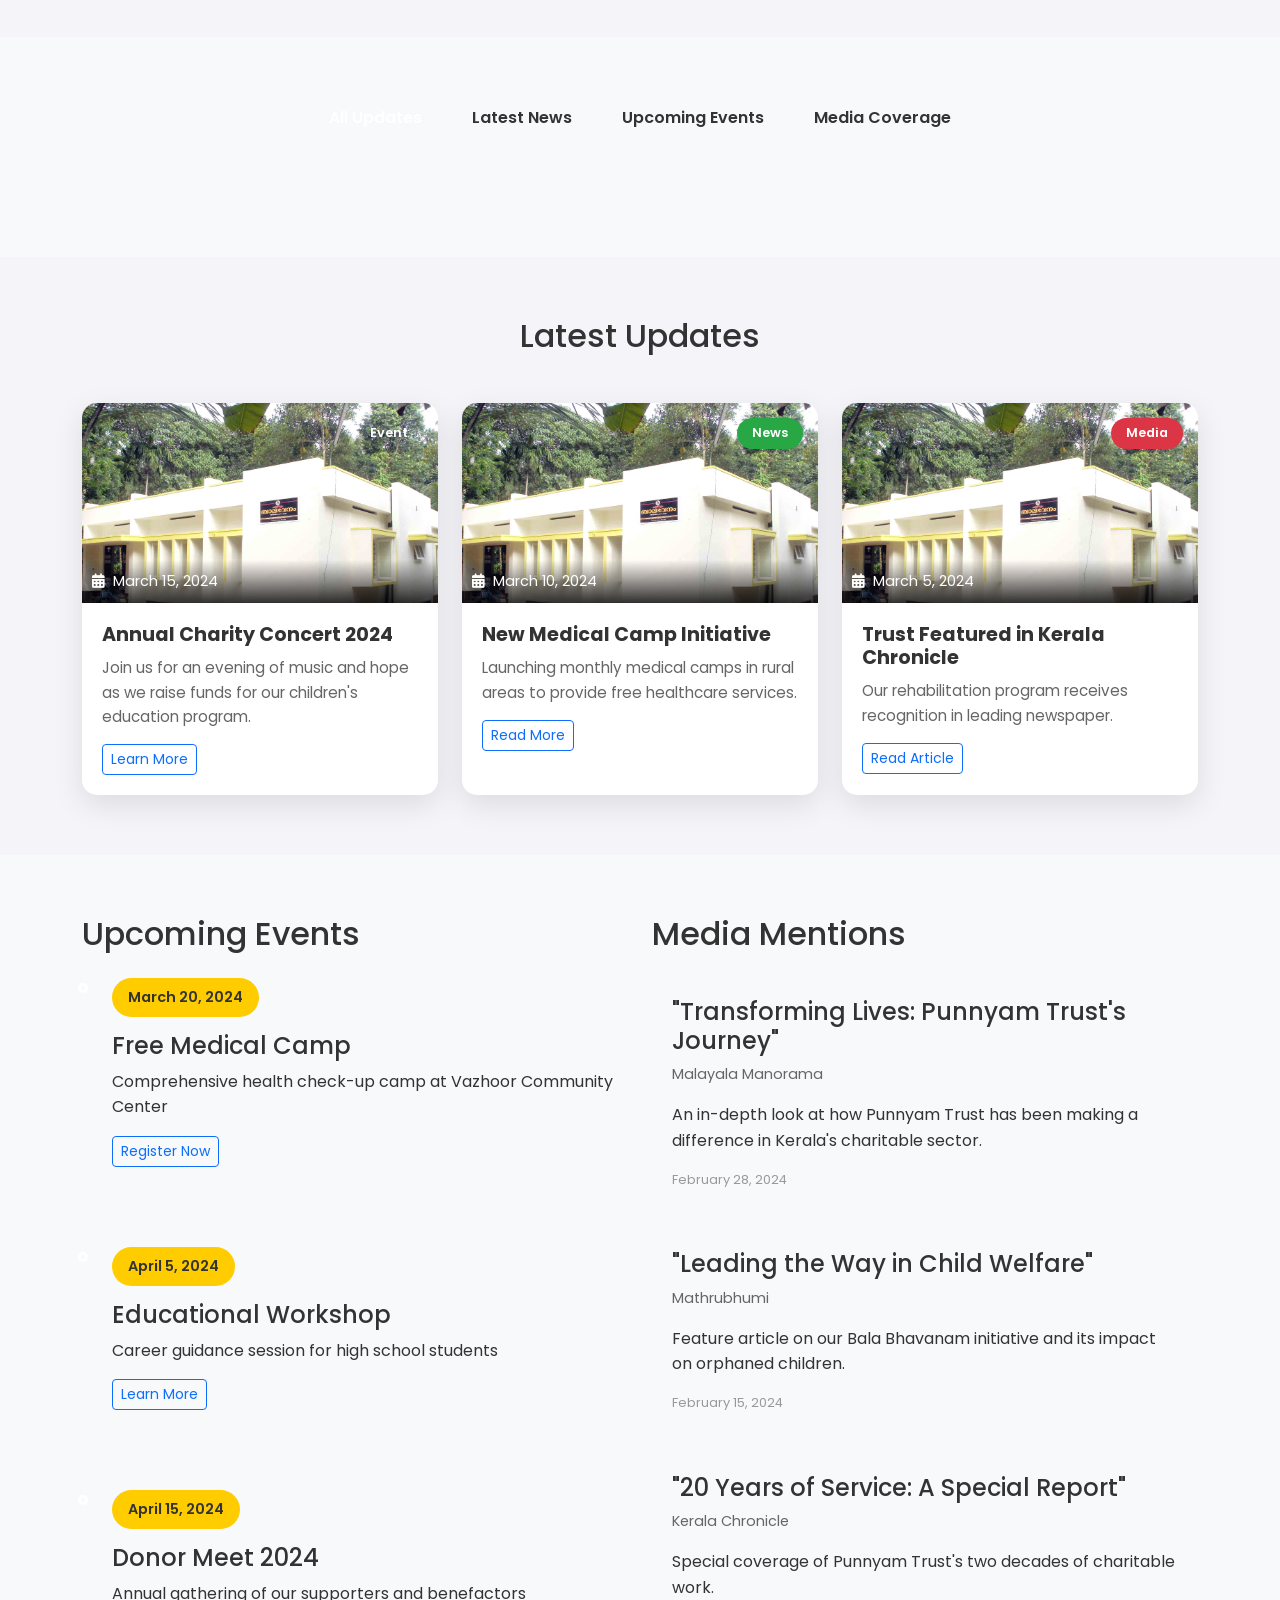
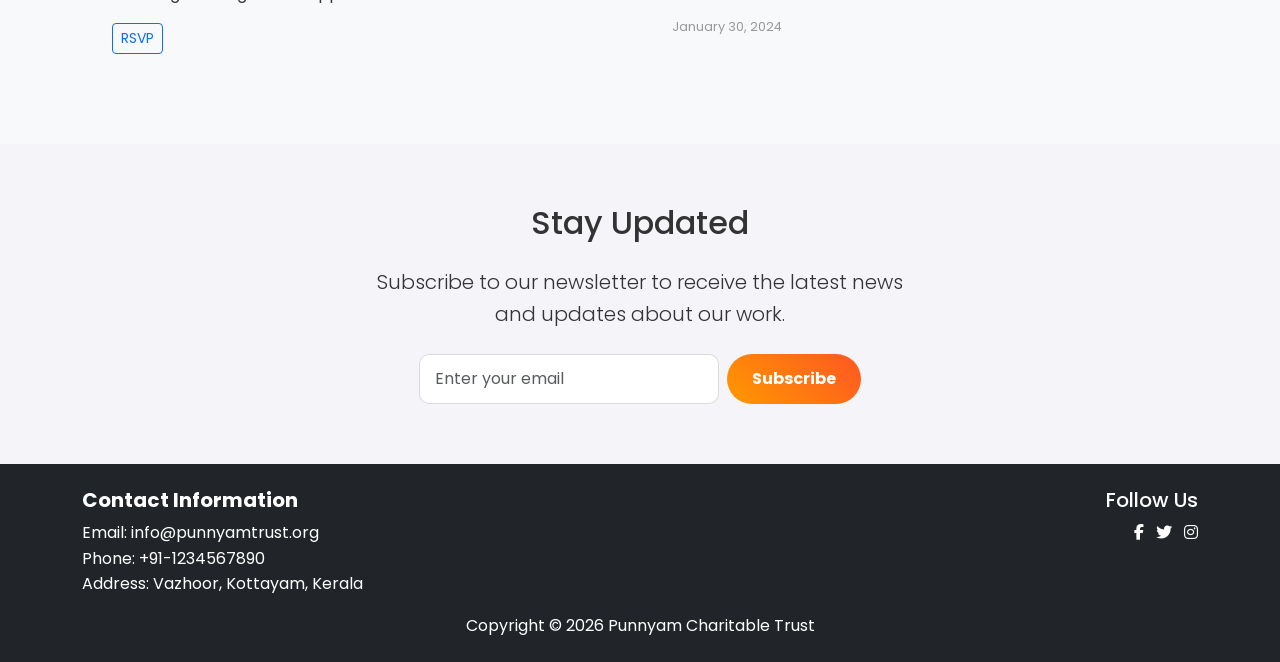
<file: html/news.html>
<!DOCTYPE html>
<html lang="en">
<head>
    <meta charset="UTF-8">
    <meta name="viewport" content="width=device-width, initial-scale=1.0">
    <title>News & Events - Punnyam Charitable Trust</title>
    
    <!-- Meta tags for SEO -->
    <meta name="description" content="Stay updated with the latest news, upcoming events, and media coverage of Punnyam Charitable Trust's activities and initiatives.">
    <meta name="keywords" content="Punnyam Trust news, charity events, upcoming programs, media coverage, Kerala charity news">
    
    <!-- Open Graph tags for social sharing -->
    <meta property="og:title" content="News & Events - Punnyam Charitable Trust">
    <meta property="og:description" content="Latest updates and upcoming events from Punnyam Charitable Trust">
    <meta property="og:url" content="https://www.punnyamtrust.org/news">
    
    <!-- Stylesheets -->
    <link href="https://cdn.jsdelivr.net/npm/bootstrap@5.3.0/dist/css/bootstrap.min.css" rel="stylesheet">
    <link href="../css/styles.css" rel="stylesheet">
    <link href="https://fonts.googleapis.com/css2?family=Poppins:wght@300;400;700&display=swap" rel="stylesheet">
    <link rel="stylesheet" href="https://cdnjs.cloudflare.com/ajax/libs/font-awesome/6.4.0/css/all.min.css">
    
    <!-- Favicon -->
    <link rel="icon" href="../assets/images/favicon.ico" type="image/x-icon">
    
    <style>
        /* Additional styles specific to the news page */
        .news-card {
            border-radius: 15px;
            overflow: hidden;
            box-shadow: 0 10px 30px rgba(0, 0, 0, 0.1);
            transition: transform 0.3s ease;
            height: 100%;
            background: #fff;
        }
        
        .news-card:hover {
            transform: translateY(-5px);
        }
        
        .news-image-container {
            position: relative;
            height: 200px;
            overflow: hidden;
        }
        
        .news-image {
            width: 100%;
            height: 100%;
            object-fit: cover;
            transition: transform 0.5s ease;
        }
        
        .news-card:hover .news-image {
            transform: scale(1.05);
        }
        
        .news-category {
            position: absolute;
            top: 15px;
            right: 15px;
            padding: 5px 15px;
            border-radius: 20px;
            font-size: 0.8rem;
            font-weight: 600;
            z-index: 1;
        }
        
        .category-event {
            background-color: var(--primary-color);
            color: white;
        }
        
        .category-news {
            background-color: #28a745;
            color: white;
        }
        
        .category-media {
            background-color: #dc3545;
            color: white;
        }
        
        .news-date {
            position: absolute;
            bottom: 0;
            left: 0;
            right: 0;
            padding: 10px;
            background: linear-gradient(to top, rgba(0,0,0,0.8), transparent);
            color: white;
            font-size: 0.9rem;
        }
        
        .news-content {
            padding: 20px;
        }
        
        .news-title {
            color: var(--primary-color);
            font-weight: 700;
            margin-bottom: 10px;
            font-size: 1.2rem;
        }
        
        .news-excerpt {
            color: #666;
            font-size: 0.95rem;
            margin-bottom: 15px;
        }
        
        .featured-news {
            position: relative;
            border-radius: 20px;
            overflow: hidden;
            margin-bottom: 40px;
        }
        
        .featured-news-content {
            position: relative;
            z-index: 1;
            padding: 40px;
            color: white;
        }
        
        .featured-news::before {
            content: '';
            position: absolute;
            top: 0;
            left: 0;
            right: 0;
            bottom: 0;
            background: linear-gradient(to bottom, rgba(0,0,0,0.3), rgba(0,0,0,0.8));
        }
        
        .event-timeline {
            position: relative;
            padding-left: 30px;
        }
        
        .event-timeline::before {
            content: '';
            position: absolute;
            left: 0;
            top: 0;
            bottom: 0;
            width: 2px;
            background-color: var(--primary-color);
        }
        
        .timeline-item {
            position: relative;
            padding-bottom: 30px;
        }
        
        .timeline-item::before {
            content: '';
            position: absolute;
            left: -34px;
            top: 5px;
            width: 10px;
            height: 10px;
            border-radius: 50%;
            background-color: var(--primary-color);
            border: 3px solid white;
        }
        
        .timeline-date {
            font-size: 0.9rem;
            color: var(--primary-color);
            font-weight: 600;
        }
        
        .media-mention {
            padding: 20px;
            border-radius: 10px;
            background-color: #f8f9fa;
            margin-bottom: 20px;
            transition: transform 0.3s ease;
        }
        
        .media-mention:hover {
            transform: translateX(10px);
            background-color: #f0f0f0;
        }
        
        .media-source {
            font-size: 0.9rem;
            color: #666;
        }
        
        .media-date {
            font-size: 0.8rem;
            color: #999;
        }
        
        .filter-button {
            padding: 8px 20px;
            border-radius: 20px;
            border: 2px solid var(--primary-color);
            background: transparent;
            color: var(--primary-color);
            font-weight: 600;
            transition: all 0.3s ease;
            margin: 0 5px 10px;
        }
        
        .filter-button.active,
        .filter-button:hover {
            background-color: var(--primary-color);
            color: white;
        }
        
        @media (max-width: 768px) {
            .featured-news-content {
                padding: 20px;
            }
            
            .news-image-container {
                height: 180px;
            }
        }
    </style>
</head>
<body>
    <!-- Navbar Placeholder - Will be loaded by JavaScript -->
    <div id="navbar-placeholder"></div>

    <!-- Hero Section -->
    <section class="hero">
        <div class="hero-shape"></div>
        <div class="container position-relative">
            <div class="row align-items-center">
                <div class="col-lg-6 hero-content">
                    <div class="hero-text">
                        <span class="hero-tagline">Stay Updated</span>
                        <h1>News & Events</h1>
                        <p class="lead">Keep up with the latest happenings, upcoming events, and media coverage of Punnyam Charitable Trust's initiatives and impact.</p>
                        <div class="hero-badges">
                            <span class="badge"><i class="fas fa-newspaper"></i> Latest News</span>
                            <span class="badge"><i class="fas fa-calendar-alt"></i> Upcoming Events</span>
                        </div>
                    </div>
                </div>
                <div class="col-lg-6 hero-image-wrapper">
                    <div class="hero-image-frame">
                        <div class="hero-image-inner">
                            <img src="../assets/images/children_smiling.jpg" alt="Punnyam Trust News" class="hero-image">
                            <div class="hero-image-dots"></div>
                        </div>
                    </div>
                </div>
            </div>
        </div>
    </section>

    <!-- Featured News Section -->
    <section class="section" id="featured-news">
        <div class="container">
            <div class="featured-news">
                <img src="../assets/images/news/featured.jpg" alt="20 Years of Service" class="w-100" style="height: 500px; object-fit: cover;">
                <div class="featured-news-content">
                    <span class="badge bg-warning mb-3">Featured Story</span>
                    <h2 class="display-5 fw-bold mb-3">Punnyam Trust Celebrates 20 Years of Service</h2>
                    <p class="lead mb-4">Two decades of transforming lives through compassion, dedication, and unwavering commitment to serving the underprivileged.</p>
                    <div class="d-flex align-items-center gap-3">
                        <a href="#" class="btn btn-light">Read More</a>
                        <span><i class="fas fa-calendar-alt me-2"></i>December 15, 2023</span>
                    </div>
                </div>
            </div>
        </div>
    </section>

    <!-- News Filters Section -->
    <section class="section bg-light" id="news-filters">
        <div class="container">
            <div class="text-center mb-5">
                <div class="d-flex justify-content-center flex-wrap">
                    <button class="filter-button active">All Updates</button>
                    <button class="filter-button">Latest News</button>
                    <button class="filter-button">Upcoming Events</button>
                    <button class="filter-button">Media Coverage</button>
                </div>
            </div>
        </div>
    </section>

    <!-- Latest News Section -->
    <section class="section" id="latest-news">
        <div class="container">
            <h2 class="text-center mb-5">Latest Updates</h2>
            <div class="row g-4">
                <!-- News Item 1 -->
                <div class="col-lg-4 col-md-6">
                    <div class="news-card">
                        <div class="news-image-container">
                            <img src="../assets/images/news/news1.jpg" alt="Kerala Govt Recognition" class="img-fluid">
                            <span class="news-category category-event">Event</span>
                            <div class="news-date">
                                <i class="fas fa-calendar-alt me-2"></i>March 15, 2024
                            </div>
                        </div>
                        <div class="news-content">
                            <h3 class="news-title">Annual Charity Concert 2024</h3>
                            <p class="news-excerpt">Join us for an evening of music and hope as we raise funds for our children's education program.</p>
                            <a href="#" class="btn btn-outline-primary btn-sm">Learn More</a>
                        </div>
                    </div>
                </div>

                <!-- News Item 2 -->
                <div class="col-lg-4 col-md-6">
                    <div class="news-card">
                        <div class="news-image-container">
                            <img src="../assets/images/news/news2.jpg" alt="New Education Program" class="img-fluid">
                            <span class="news-category category-news">News</span>
                            <div class="news-date">
                                <i class="fas fa-calendar-alt me-2"></i>March 10, 2024
                            </div>
                        </div>
                        <div class="news-content">
                            <h3 class="news-title">New Medical Camp Initiative</h3>
                            <p class="news-excerpt">Launching monthly medical camps in rural areas to provide free healthcare services.</p>
                            <a href="#" class="btn btn-outline-primary btn-sm">Read More</a>
                        </div>
                    </div>
                </div>

                <!-- News Item 3 -->
                <div class="col-lg-4 col-md-6">
                    <div class="news-card">
                        <div class="news-image-container">
                            <img src="../assets/images/news/news3.jpg" alt="Annual Charity Drive" class="img-fluid">
                            <span class="news-category category-media">Media</span>
                            <div class="news-date">
                                <i class="fas fa-calendar-alt me-2"></i>March 5, 2024
                            </div>
                        </div>
                        <div class="news-content">
                            <h3 class="news-title">Trust Featured in Kerala Chronicle</h3>
                            <p class="news-excerpt">Our rehabilitation program receives recognition in leading newspaper.</p>
                            <a href="#" class="btn btn-outline-primary btn-sm">Read Article</a>
                        </div>
                    </div>
                </div>
            </div>
        </div>
    </section>

    <!-- Upcoming Events Section -->
    <section class="section bg-light" id="upcoming-events">
        <div class="container">
            <div class="row">
                <div class="col-lg-6">
                    <h2 class="mb-4">Upcoming Events</h2>
                    <div class="event-timeline">
                        <div class="timeline-item">
                            <div class="timeline-date">March 20, 2024</div>
                            <h4>Free Medical Camp</h4>
                            <p>Comprehensive health check-up camp at Vazhoor Community Center</p>
                            <a href="#" class="btn btn-sm btn-outline-primary">Register Now</a>
                        </div>
                        
                        <div class="timeline-item">
                            <div class="timeline-date">April 5, 2024</div>
                            <h4>Educational Workshop</h4>
                            <p>Career guidance session for high school students</p>
                            <a href="#" class="btn btn-sm btn-outline-primary">Learn More</a>
                        </div>
                        
                        <div class="timeline-item">
                            <div class="timeline-date">April 15, 2024</div>
                            <h4>Donor Meet 2024</h4>
                            <p>Annual gathering of our supporters and benefactors</p>
                            <a href="#" class="btn btn-sm btn-outline-primary">RSVP</a>
                        </div>
                    </div>
                </div>
                
                <div class="col-lg-6">
                    <h2 class="mb-4">Media Mentions</h2>
                    <div class="media-mentions">
                        <div class="media-mention">
                            <h4>"Transforming Lives: Punnyam Trust's Journey"</h4>
                            <p class="media-source">Malayala Manorama</p>
                            <p>An in-depth look at how Punnyam Trust has been making a difference in Kerala's charitable sector.</p>
                            <div class="media-date">February 28, 2024</div>
                        </div>
                        
                        <div class="media-mention">
                            <h4>"Leading the Way in Child Welfare"</h4>
                            <p class="media-source">Mathrubhumi</p>
                            <p>Feature article on our Bala Bhavanam initiative and its impact on orphaned children.</p>
                            <div class="media-date">February 15, 2024</div>
                        </div>
                        
                        <div class="media-mention">
                            <h4>"20 Years of Service: A Special Report"</h4>
                            <p class="media-source">Kerala Chronicle</p>
                            <p>Special coverage of Punnyam Trust's two decades of charitable work.</p>
                            <div class="media-date">January 30, 2024</div>
                        </div>
                    </div>
                </div>
            </div>
        </div>
    </section>

    <!-- Newsletter Section -->
    <section class="section text-center" id="newsletter">
        <div class="container">
            <div class="row justify-content-center">
                <div class="col-lg-6">
                    <h2 class="mb-4">Stay Updated</h2>
                    <p class="lead mb-4">Subscribe to our newsletter to receive the latest news and updates about our work.</p>
                    <form class="d-flex gap-2 justify-content-center">
                        <input type="email" class="form-control" placeholder="Enter your email" style="max-width: 300px;">
                        <button type="submit" class="btn btn-warning text-white">Subscribe</button>
                    </form>
                </div>
            </div>
        </div>
    </section>

    <!-- Footer Placeholder - Will be loaded by JavaScript -->
    <div id="footer-placeholder"></div>

    <!-- JavaScript Dependencies -->
    <script src="https://cdn.jsdelivr.net/npm/bootstrap@5.3.0/dist/js/bootstrap.bundle.min.js" defer></script>
    
    <!-- Main JavaScript -->
    <script src="../js/main.js" defer></script>
    
    <!-- News Page Specific JavaScript -->
    <script>
        document.addEventListener('DOMContentLoaded', function() {
            // Filter buttons functionality
            const filterButtons = document.querySelectorAll('.filter-button');
            
            filterButtons.forEach(button => {
                button.addEventListener('click', function() {
                    // Remove active class from all buttons
                    filterButtons.forEach(btn => btn.classList.remove('active'));
                    // Add active class to clicked button
                    this.classList.add('active');
                    
                    // Add filter functionality here
                    // This would filter the news items based on the selected category
                });
            });
        });
    </script>
</body>
</html>
</file>
<file: css/styles.css>
/**
 * Punnyam Charitable Trust - Main Stylesheet
 * Version: 1.0.0
 * 
 * Table of Contents:
 * 1. CSS Variables & Reset
 * 2. Base Styles
 * 3. Header & Navigation
 * 4. Hero Section
 * 5. Mission & Values
 * 6. About Section
 * 7. Services Section
 * 8. Impact & Statistics
 * 9. Testimonials
 * 10. Map Section
 * 11. Footer
 * 12. Media Queries
 * 13. Utility Classes
 * 14. Animations
 */

/* ====================================
   1. CSS Variables & Reset
   ==================================== */
:root {
    /* Primary Colors */
    --primary-dark: #003366;
    --primary: #0056b3;
    --primary-light: #007bff;
    
    /* Secondary Colors */
    --secondary: #ffcc00;
    --secondary-dark: #ffc107;
    --secondary-light: #ffd633;
    
    /* Accent Colors */
    --medical-color: #007bff;
    --rehab-color: #28a745;
    --education-color: #17a2b8;
    --bala-color: #ffc107;
    
    /* Background Colors */
    --bg-light: #f4f4f9;
    --bg-white: #ffffff;
    --bg-blue-gradient: linear-gradient(145deg, #003366, #0056b3);
    
    /* Text Colors */
    --text-dark: #333333;
    --text-light: #ffffff;
    --text-muted: #666666;
    
    /* Spacing */
    --space-xs: 0.5rem;
    --space-sm: 1rem;
    --space-md: 2rem;
    --space-lg: 3rem;
    --space-xl: 5rem;
    
    /* Border Radius */
    --radius-sm: 5px;
    --radius-md: 10px;
    --radius-lg: 15px;
    --radius-circle: 50%;
    
    /* Shadows */
    --shadow-sm: 0 5px 15px rgba(0, 0, 0, 0.1);
    --shadow-md: 0 15px 30px rgba(0, 0, 0, 0.08);
    --shadow-lg: 0 20px 50px rgba(0, 0, 0, 0.3);
    
    /* Font Sizes */
    --font-xs: 0.8rem;
    --font-sm: 0.9rem;
    --font-base: 1rem;
    --font-md: 1.25rem;
    --font-lg: 1.5rem;
    --font-xl: 2rem;
    --font-xxl: 2.5rem;
    --font-huge: 3.5rem;
    
    /* Animation Speeds */
    --transition-fast: 0.3s;
    --transition-medium: 0.5s;
    --transition-slow: 0.7s;
}

/* Reset & Base */
html {
    scroll-behavior: smooth;
    box-sizing: border-box;
}

*, *:before, *:after {
    box-sizing: inherit;
}

body {
    font-family: 'Poppins', sans-serif;
    line-height: 1.6;
    margin: 0;
    padding: 0;
    background-color: var(--bg-light);
    color: var(--text-dark);
}

/* ====================================
   2. Base Styles 
   ==================================== */
h1, h2, h3, h4, h5, h6 {
    margin-top: 0;
    line-height: 1.2;
}

a {
    color: var(--primary);
    text-decoration: none;
    transition: color var(--transition-fast) ease-in-out;
}

a:hover {
    color: var(--primary-dark);
}

img {
    max-width: 100%;
    height: auto;
}

.section {
    padding: var(--space-lg) var(--space-sm);
}

/* ====================================
   3. Header & Navigation
   ==================================== */
header {
    background-color: var(--primary-dark);
    border-bottom: 1px solid #002244;
}

/* Navbar */
.navbar {
    background-color: rgba(0, 86, 179, 0.7);
    backdrop-filter: blur(10px);
    position: fixed;
    width: 100%;
    top: 0;
    left: 0;
    z-index: 1000;
    transition: background-color var(--transition-fast) ease-in-out, box-shadow var(--transition-fast) ease-in-out;
}

.navbar.scrolled {
    background-color: rgba(0, 51, 102, 0.95);
    box-shadow: var(--shadow-sm);
}

.navbar-nav .nav-link {
    color: var(--text-light);
    transition: color var(--transition-fast) ease-in-out;
    font-weight: 500;
}

.navbar-nav .nav-link:hover {
    color: var(--secondary);
    text-shadow: 0px 0px 5px rgba(255, 204, 0, 0.8);
}

/* ====================================
   4. Hero Section
   ==================================== */
.hero {
    position: relative;
    padding: var(--space-xl) 0 var(--space-lg);
    background: var(--bg-blue-gradient);
    overflow: hidden;
    min-height: 600px;
}

.hero-shape {
    position: absolute;
    right: -200px;
    top: -150px;
    width: 700px;
    height: 700px;
    background: var(--secondary);
    border-radius: var(--radius-circle);
    opacity: 0.1;
    animation: pulse 15s infinite alternate;
}

@keyframes pulse {
    0% {
        transform: scale(1);
        opacity: 0.05;
    }
    50% {
        transform: scale(1.1);
        opacity: 0.1;
    }
    100% {
        transform: scale(1);
        opacity: 0.05;
    }
}

.hero .row {
    display: flex;
    flex-wrap: wrap;
}

.hero-content {
    position: relative;
    z-index: 2;
    padding-top: var(--space-md);
}

.hero-text {
    padding-right: var(--space-sm);
}

.hero-tagline {
    display: inline-block;
    font-weight: 600;
    font-size: var(--font-base);
    color: var(--secondary);
    text-transform: uppercase;
    letter-spacing: 2px;
    margin-bottom: 15px;
    position: relative;
}

.hero-tagline::after {
    content: '';
    display: block;
    width: 80px;
    height: 2px;
    background: var(--secondary);
    margin-top: 8px;
}

.hero h1 {
    font-size: var(--font-huge);
    font-weight: 800;
    line-height: 1.2;
    margin-bottom: var(--space-md);
    color: var(--text-light);
    text-shadow: 0 2px 10px rgba(0, 0, 0, 0.2);
}

.hero .lead {
    font-size: var(--font-md);
    color: rgba(255, 255, 255, 0.9);
    margin-bottom: var(--space-md);
    max-width: 550px;
}

.hero-badges {
    margin-bottom: 25px;
}

.hero-badges .badge {
    background: rgba(255, 255, 255, 0.2);
    color: var(--text-light);
    border-radius: 30px;
    padding: 8px 16px;
    margin-right: 10px;
    margin-bottom: 10px;
    font-weight: 500;
    font-size: var(--font-sm);
    backdrop-filter: blur(5px);
    border: 1px solid rgba(255, 255, 255, 0.1);
}

.hero-badges .badge i {
    color: var(--secondary);
    margin-right: 5px;
}

.hero-image-wrapper {
    position: relative;
    display: flex;
    justify-content: flex-end;
    z-index: 3;
}

.hero-image-frame {
    position: relative;
    z-index: 2;
    max-width: 500px;
    width: 100%;
}

.hero-image-inner {
    position: relative;
    border-radius: var(--radius-lg);
    overflow: hidden;
    box-shadow: var(--shadow-lg);
    transform: translateY(30px) rotate(-3deg);
    transition: all var(--transition-medium) ease;
}

.hero-image-inner:hover {
    transform: translateY(15px) rotate(0deg);
}

.hero-image {
    width: 100%;
    height: 450px;
    object-fit: cover;
    transition: transform var(--transition-slow) ease;
}

.hero-image-inner:hover .hero-image {
    transform: scale(1.05);
}

.hero-image-dots {
    position: absolute;
    width: 150px;
    height: 150px;
    background-image: radial-gradient(var(--secondary) 10%, transparent 11%),
                      radial-gradient(var(--secondary) 10%, transparent 11%);
    background-size: 15px 15px;
    background-position: 0 0, 30px 30px;
    opacity: 0.3;
    z-index: -1;
    left: -40px;
    bottom: -40px;
    transform: rotate(10deg);
    animation: floatDots 8s infinite alternate ease-in-out;
}

@keyframes floatDots {
    0% {
        transform: translate(0, 0) rotate(10deg);
    }
    100% {
        transform: translate(10px, -10px) rotate(5deg);
    }
}

.hero-stat {
    position: absolute;
    bottom: 30px;
    right: -30px;
    background: var(--secondary);
    color: var(--primary-dark);
    border-radius: var(--radius-md);
    padding: 15px 25px;
    box-shadow: var(--shadow-md);
    transform: rotate(3deg);
    z-index: 3;
    text-align: center;
    transition: transform var(--transition-fast) ease;
}

.hero-stat:hover {
    transform: rotate(0deg) scale(1.05);
}

.hero-stat-number {
    display: block;
    font-size: var(--font-xl);
    font-weight: 800;
    line-height: 1;
}

.hero-stat-text {
    display: block;
    font-size: var(--font-sm);
    font-weight: 600;
    text-transform: uppercase;
    letter-spacing: 1px;
}

@media (max-width: 991px) {
    .hero {
        padding: var(--space-lg) 0 var(--space-md);
    }
    
    .hero h1 {
        font-size: var(--font-xxl);
    }
    
    .hero .row {
        flex-direction: column;
    }
    
    .hero-image-wrapper {
        margin-top: var(--space-lg);
        justify-content: center;
    }
    
    .hero-image-inner {
        transform: translateY(0) rotate(-2deg);
    }
    
    .hero-stat {
        bottom: 20px;
        right: 0;
    }
}

.services {
    padding: var(--space-lg) 0;
    background-color: #e6e9ef;
}

.services h2 {
    text-align: center;
    margin-bottom: var(--space-lg);
    color: var(--primary-dark);
}

.services .col-md-3 {
    text-align: center;
    margin-bottom: var(--space-sm);
    color: var(--primary-dark);
}

footer {
    background-color: #002060;
    color: var(--text-light);
    padding: var(--space-sm) 0;
    text-align: center;
}

footer p {
    margin: 0;
}

.section {
    padding: 60px 20px;
}

.card:hover {
    transform: scale(1.05);
    transition: var(--transition-fast) ease-in-out;
}

.dropdown-menu {
    background-color: var(--primary);
}

.dropdown-item {
    color: var(--text-light);
}

.dropdown-item:hover {
    background-color: #004494;
    color: var(--secondary);
}

.section.text-center#map {
    padding: var(--space-lg) var(--space-sm);
}

.section.text-center#map h2 {
    text-align: center;
    margin-bottom: var(--space-lg);
    color: var(--primary-dark);
}

.section.text-center#map button {
    background-color: var(--primary);
    color: var(--text-light);
    border: none;
    padding: 12px 25px;
    font-size: var(--font-base);
    cursor: pointer;
    border-radius: var(--radius-sm);
    transition: background-color var(--transition-fast) ease-in-out;
}

.section.text-center#map button:hover {
    background-color: #004494;
}

.section.text-center#map .collapse {
    margin-top: var(--space-md);
}

.section.text-center#map iframe {
    width: 100%;
    height: 400px;
    border: 0;
    border-radius: var(--radius-md);
    overflow: hidden;
}

/* Buttons */
.btn-warning {
    background: linear-gradient(45deg, #ff9800, #ff5722);
    border: none;
    padding: 12px 25px;
    font-size: var(--font-base);
    font-weight: bold;
    transition: all var(--transition-fast) ease-in-out;
    border-radius: 50px;
}

.btn-warning:hover {
    background: linear-gradient(45deg, #ff5722, #e64a19);
    transform: scale(1.05);
    box-shadow: 0 5px 15px rgba(255, 87, 34, 0.4);
}

/* Mission-Values Section Styles */
.mission-values {
    background-color: rgba(0, 86, 179, 0.9);
    background-image: linear-gradient(135deg, rgba(0, 86, 179, 0.95) 0%, rgba(0, 60, 125, 0.95) 100%);
    color: #ffffff;
    padding: 80px 0;
    position: relative;
    overflow: hidden;
}

.mission-values::before {
    content: '';
    position: absolute;
    top: 0;
    left: 0;
    right: 0;
    bottom: 0;
    background-image: url('../assets/images/children_smiling.jpg');
    background-size: 400px;
    opacity: 0.05;
    pointer-events: none;
}

.mission-values h2 {
    font-size: 2.5rem;
    color: #ffcc00;
    margin-bottom: 20px;
}

.mission-values .lead {
    font-size: 1.25rem;
    margin-bottom: 30px;
    color: #ffffff;
    max-width: 800px;
    margin-left: auto;
    margin-right: auto;
}

.section-icon-wrapper {
    margin-bottom: 20px;
}

.section-icon {
    width: 80px;
    height: 80px;
    border-radius: 50%;
    background-color: rgba(255, 204, 0, 0.1);
    display: flex;
    align-items: center;
    justify-content: center;
    margin: 0 auto;
    position: relative;
}

.section-icon::before {
    content: '';
    position: absolute;
    top: -5px;
    left: -5px;
    right: -5px;
    bottom: -5px;
    border-radius: 50%;
    border: 2px dashed rgba(255, 204, 0, 0.3);
    animation: rotate 30s linear infinite;
}

.section-icon i {
    font-size: 36px;
    color: #ffcc00;
}

.section-divider {
    width: 80px;
    height: 3px;
    background-color: #ffcc00;
    margin: 25px auto 0;
    position: relative;
}

.section-divider::before,
.section-divider::after {
    content: '';
    position: absolute;
    top: 0;
    width: 10px;
    height: 3px;
    background-color: #ffcc00;
}

.section-divider::before {
    left: -20px;
}

.section-divider::after {
    right: -20px;
}

.mission-statement {
    background-color: rgba(0, 0, 0, 0.1);
    padding: 30px;
    border-radius: 10px;
    border-left: 5px solid #ffcc00;
    height: 100%;
    transition: all 0.3s ease;
}

.mission-statement:hover {
    transform: translateY(-5px);
    box-shadow: 0 10px 25px rgba(0, 0, 0, 0.2);
}

.mission-statement h3 {
    color: #ffcc00;
    font-weight: 600;
}

.mission-quote {
    font-size: 1.2rem;
    font-style: italic;
    position: relative;
    padding: 0 20px;
    line-height: 1.8;
}

.mission-quote::before,
.mission-quote::after {
    content: '"';
    font-size: 3rem;
    color: rgba(255, 204, 0, 0.3);
    position: absolute;
    line-height: 0;
}

.mission-quote::before {
    top: 15px;
    left: 0;
}

.mission-quote::after {
    bottom: 0;
    right: 0;
}

.values-wrapper {
    height: 100%;
}

.value-card {
    background-color: rgba(255, 255, 255, 0.05);
    border-radius: 10px;
    padding: 25px 20px;
    text-align: center;
    transition: all 0.3s ease;
    height: 100%;
    position: relative;
    overflow: hidden;
    z-index: 1;
}

.value-card::before {
    content: '';
    position: absolute;
    top: 0;
    left: 0;
    width: 100%;
    height: 100%;
    background-color: #ffcc00;
    z-index: -1;
    clip-path: circle(0% at 50% 50%);
    transition: all 0.5s cubic-bezier(0.68, -0.55, 0.27, 1.55);
}

.value-card:hover::before {
    clip-path: circle(100% at 50% 50%);
}

.value-card:hover {
    transform: translateY(-10px);
    color: #003c7d;
}

.value-card:hover h4 {
    color: #003c7d;
}

.value-card:hover .value-icon {
    background-color: #fff;
}

.value-card:hover .value-icon i {
    color: #003c7d;
}

.value-card h4 {
    font-size: 1.4rem;
    margin: 15px 0 10px;
    color: #ffcc00;
    transition: all 0.3s ease;
}

.value-card p {
    margin-bottom: 0;
    transition: all 0.3s ease;
}

.value-icon {
    width: 60px;
    height: 60px;
    border-radius: 50%;
    background-color: rgba(255, 204, 0, 0.1);
    display: flex;
    align-items: center;
    justify-content: center;
    margin: 0 auto;
    transition: all 0.3s ease;
}

.value-icon i {
    font-size: 24px;
    color: #ffcc00;
    transition: all 0.3s ease;
}

.impact-numbers {
    margin-top: 60px;
    position: relative;
}

.impact-numbers::before {
    content: '';
    position: absolute;
    top: -30px;
    left: 50%;
    transform: translateX(-50%);
    width: 80%;
    height: 1px;
    background: linear-gradient(to right, transparent, rgba(255, 204, 0, 0.5), transparent);
}

.counter-card {
    text-align: center;
    padding: 20px;
    transition: all 0.3s ease;
}

.counter-card:hover {
    transform: translateY(-10px);
}

.counter-circle {
    width: 120px;
    height: 120px;
    border-radius: 50%;
    border: 3px solid rgba(255, 204, 0, 0.3);
    margin: 0 auto 20px;
    display: flex;
    align-items: center;
    justify-content: center;
    position: relative;
    transition: all 0.3s ease;
}

.counter-circle::before {
    content: '';
    position: absolute;
    top: -8px;
    left: -8px;
    right: -8px;
    bottom: -8px;
    border-radius: 50%;
    border: 2px dashed rgba(255, 204, 0, 0.2);
    animation: rotate 30s linear infinite reverse;
}

.counter-card:hover .counter-circle {
    border-color: #ffcc00;
    box-shadow: 0 0 25px rgba(255, 204, 0, 0.3);
    transform: scale(1.05);
}

.counter-value {
    display: flex;
    align-items: baseline;
}

.counter {
    font-size: 2.5rem;
    font-weight: bold;
    color: #ffcc00;
    transition: all 0.3s ease;
}

.counter-plus {
    font-size: 1.8rem;
    color: #ffcc00;
    margin-left: 2px;
}

.counter-card h5 {
    color: #ffffff;
    font-size: 1.2rem;
    margin-bottom: 10px;
    font-weight: 600;
}

.counter-description {
    color: rgba(255, 255, 255, 0.7);
    font-size: 0.9rem;
    max-width: 250px;
    margin: 0 auto;
}

@keyframes rotate {
    from {
        transform: rotate(0deg);
    }
    to {
        transform: rotate(360deg);
    }
}

@media (max-width: 767px) {
    .mission-values {
        padding: 60px 0;
    }
    
    .mission-values h2 {
        font-size: 2rem;
    }
    
    .counter-circle {
        width: 100px;
        height: 100px;
    }
    
    .counter {
        font-size: 2rem;
    }
    
    .counter-plus {
        font-size: 1.5rem;
    }
    
    .value-card {
        margin-bottom: 20px;
    }
}

/* Page Title Styling */
.page-title {
    background: var(--bg-blue-gradient);
    color: var(--text-light);
    padding: var(--space-xl) 0 var(--space-lg);
    text-align: center;
    margin-bottom: var(--space-lg);
    position: relative;
    overflow: hidden;
}

.page-title h1 {
    font-size: var(--font-xxl);
    font-weight: 700;
    margin-bottom: 15px;
    color: var(--text-light);
}

.page-title .lead {
    font-size: var(--font-md);
    color: rgba(255, 255, 255, 0.9);
    max-width: 800px;
    margin: 0 auto;
}

@media (max-width: 768px) {
    .page-title {
        padding: var(--space-lg) 0 var(--space-md);
    }
    
    .page-title h1 {
        font-size: var(--font-xl);
    }
}

/* About Section Styles */
.about-section {
    position: relative;
    padding: 100px 0 120px;
    background: linear-gradient(to bottom, #f4f4f9, #fff);
    overflow: hidden;
}

.about-shape-top {
    position: absolute;
    top: 0;
    left: 0;
    width: 100%;
    height: 70px;
    background-color: #f4f4f9;
    -webkit-clip-path: ellipse(55% 60% at 50% 0%);
    clip-path: ellipse(55% 60% at 50% 0%);
    z-index: 1;
}

.about-shape-bottom {
    position: absolute;
    bottom: 0;
    left: 0;
    width: 100%;
    height: 70px;
    background-color: #fff;
    -webkit-clip-path: ellipse(55% 60% at 50% 100%);
    clip-path: ellipse(55% 60% at 50% 100%);
    z-index: 1;
}

.section-badge {
    display: inline-block;
    padding: 8px 20px;
    background-color: rgba(0, 86, 179, 0.1);
    color: #0056b3;
    border-radius: 30px;
    font-size: 0.9rem;
    font-weight: 600;
    text-transform: uppercase;
    letter-spacing: 1px;
    margin-bottom: 20px;
    position: relative;
}

.section-badge::before,
.section-badge::after {
    content: '';
    position: absolute;
    top: 50%;
    width: 15px;
    height: 2px;
    background-color: rgba(0, 86, 179, 0.3);
}

.section-badge::before {
    left: -20px;
}

.section-badge::after {
    right: -20px;
}

.section-title {
    font-size: 2.8rem;
    font-weight: 700;
    color: #003366;
    margin-bottom: 15px;
    position: relative;
}

.section-title .highlight {
    position: relative;
    display: inline-block;
    color: #0056b3;
    z-index: 1;
}

.section-title .highlight::after {
    content: '';
    position: absolute;
    bottom: 5px;
    left: 0;
    width: 100%;
    height: 10px;
    background-color: rgba(255, 204, 0, 0.3);
    z-index: -1;
    transform: skewX(-10deg);
}

.section-subtitle {
    font-size: 1.2rem;
    color: #666;
    max-width: 800px;
    margin: 0 auto;
}

.about-cards {
    margin-top: 60px;
    position: relative;
    z-index: 2;
}

.about-card-wrapper {
    height: 100%;
    perspective: 1000px;
}

.about-card {
    position: relative;
    height: 100%;
    background-color: #fff;
    border-radius: 15px;
    overflow: hidden;
    box-shadow: 0 15px 30px rgba(0, 0, 0, 0.08);
    transition: all 0.4s ease;
    display: flex;
    flex-direction: column;
}

.about-card:hover {
    transform: translateY(-10px);
    box-shadow: 0 20px 40px rgba(0, 0, 0, 0.15);
}

.about-card.featured {
    border: 2px solid rgba(255, 204, 0, 0.3);
}

.about-card-image {
    position: relative;
    padding: 25px 25px 0;
    display: flex;
    justify-content: center;
    background-color: rgba(0, 86, 179, 0.03);
}

.about-card-icon-wrapper {
    position: relative;
    margin-bottom: -30px;
    z-index: 10;
}

.about-card-icon {
    width: 80px;
    height: 80px;
    border-radius: 50%;
    display: flex;
    align-items: center;
    justify-content: center;
    margin: 0 auto;
    box-shadow: 0 10px 20px rgba(0, 0, 0, 0.1);
    transition: all 0.4s ease;
}

.about-card:hover .about-card-icon {
    transform: rotateY(180deg);
}

.about-card-icon.medical {
    background: linear-gradient(135deg, #0056b3, #007bff);
}

.about-card-icon.rehab {
    background: linear-gradient(135deg, #28a745, #5cb85c);
}

.about-card-icon.education {
    background: linear-gradient(135deg, #17a2b8, #5bc0de);
}

.about-card-icon.bala {
    background: linear-gradient(135deg, #ffc107, #ffcc00);
}

.about-card-icon i {
    font-size: 32px;
    color: #fff;
}

.featured-badge {
    position: absolute;
    top: 10px;
    right: 10px;
    background-color: #ffcc00;
    color: #003366;
    padding: 5px 10px;
    border-radius: 5px;
    font-size: 0.8rem;
    font-weight: 600;
    box-shadow: 0 5px 10px rgba(255, 204, 0, 0.3);
}

.about-card-content {
    padding: 40px 25px 25px;
    position: relative;
    flex: 1;
    display: flex;
    flex-direction: column;
}

.about-card h3 {
    color: #003366;
    font-size: 1.5rem;
    font-weight: 700;
    margin-bottom: 15px;
}

.about-card p {
    color: #666;
    margin-bottom: 20px;
    flex: 1;
}

.about-card-features {
    display: flex;
    flex-wrap: wrap;
    margin: 0 -5px;
}

.about-card-features .feature {
    flex: 1 0 calc(33.333% - 10px);
    margin: 5px;
    display: flex;
    flex-direction: column;
    align-items: center;
    text-align: center;
    padding: 10px;
    background-color: rgba(0, 0, 0, 0.02);
    border-radius: 5px;
    transition: all 0.3s ease;
}

.about-card-features .feature:hover {
    background-color: rgba(0, 86, 179, 0.05);
}

.about-card-features .feature i {
    color: #0056b3;
    margin-bottom: 5px;
    font-size: 1.2rem;
}

.about-card-features .feature span {
    font-size: 0.8rem;
    color: #666;
    font-weight: 500;
}

.about-impact {
    margin-top: 80px;
    background-color: #fff;
    border-radius: 20px;
    box-shadow: 0 20px 40px rgba(0, 0, 0, 0.08);
    padding: 40px;
    position: relative;
}

.impact-title {
    color: #003366;
    font-size: 2rem;
    font-weight: 700;
    margin-bottom: 15px;
}

.impact-text {
    color: #666;
    margin-bottom: 30px;
}

.impact-progress-item {
    margin-bottom: 20px;
}

.impact-label {
    font-weight: 600;
    color: #003366;
}

.impact-value {
    color: #0056b3;
    font-weight: 700;
}

.progress {
    height: 10px;
    border-radius: 10px;
    background-color: rgba(0, 0, 0, 0.05);
}

.progress-bar {
    border-radius: 10px;
    transition: width 1.5s ease-in-out;
}

.bg-medical {
    background: linear-gradient(to right, #0056b3, #007bff);
}

.bg-rehab {
    background: linear-gradient(to right, #28a745, #5cb85c);
}

.bg-education {
    background: linear-gradient(to right, #17a2b8, #5bc0de);
}

.bg-bala {
    background: linear-gradient(to right, #ffc107, #ffcc00);
}

.impact-testimonial {
    background-color: #003366;
    border-radius: 15px;
    overflow: hidden;
    height: 100%;
    position: relative;
}

.impact-testimonial::before {
    content: '';
    position: absolute;
    top: -100px;
    right: -100px;
    width: 200px;
    height: 200px;
    background-color: rgba(255, 204, 0, 0.1);
    border-radius: 50%;
}

.testimonial-content {
    padding: 30px;
    color: #fff;
    position: relative;
}

.quote-icon {
    position: absolute;
    top: 20px;
    left: 20px;
    font-size: 2rem;
    color: rgba(255, 255, 255, 0.1);
}

.testimonial-content p {
    font-size: 1.1rem;
    line-height: 1.7;
    margin-bottom: 20px;
    position: relative;
    z-index: 1;
    padding-left: 15px;
    border-left: 3px solid #ffcc00;
}

.testimonial-author {
    display: flex;
    align-items: center;
}

.testimonial-image {
    width: 60px;
    height: 60px;
    border-radius: 50%;
    overflow: hidden;
    border: 3px solid rgba(255, 255, 255, 0.2);
    margin-right: 15px;
}

.testimonial-image img {
    width: 100%;
    height: 100%;
    object-fit: cover;
}

.testimonial-info h5 {
    color: #fff;
    margin-bottom: 5px;
}

.testimonial-info span {
    color: rgba(255, 255, 255, 0.7);
    font-size: 0.9rem;
}

@media (max-width: 991px) {
    .about-section {
        padding: 80px 0 100px;
    }
    
    .section-title {
        font-size: 2.2rem;
    }
    
    .about-impact {
        padding: 30px;
    }
    
    .impact-testimonial {
        margin-top: 30px;
    }
}

@media (max-width: 767px) {
    .about-card-features .feature {
        flex: 1 0 calc(50% - 10px);
    }
    
    .section-title {
        font-size: 1.8rem;
    }
    
    .about-impact {
        padding: 20px;
    }
}

@media (max-width: 575px) {
    .about-card-features .feature {
        flex: 1 0 100%;
    }
}

/* ====================================
   12. Media Queries - Responsiveness
   ==================================== */

/* Large devices (desktops, less than 1200px) */
@media (max-width: 1199.98px) {
    :root {
        --font-huge: 3rem;
        --font-xxl: 2.2rem;
        --font-xl: 1.8rem;
    }
    
    .hero-image-frame {
        max-width: 450px;
    }
    
    .hero-image {
        height: 400px;
    }
    
    .impact-progress-item {
        margin-bottom: 15px;
    }
    
    .about-card h3 {
        font-size: 1.3rem;
    }
}

/* Medium devices (tablets, less than 992px) */
@media (max-width: 991.98px) {
    :root {
        --space-xl: 4rem;
        --space-lg: 2.5rem;
    }
    
    .hero .lead {
        max-width: 100%;
    }
    
    .impact-testimonial {
        margin-top: 40px;
    }
    
    .about-card-features .feature {
        flex: 1 0 calc(50% - 10px);
    }
    
    .counter-circle {
        width: 100px;
        height: 100px;
    }
    
    .value-card {
        margin-bottom: 20px;
    }
}

/* Small devices (landscape phones, less than 768px) */
@media (max-width: 767.98px) {
    :root {
        --font-huge: 2.5rem;
        --font-xxl: 2rem;
        --font-xl: 1.6rem;
        --space-xl: 3.5rem;
        --space-lg: 2rem;
    }
    
    .hero {
        min-height: auto;
    }
    
    .hero-badges .badge {
        font-size: 0.75rem;
        padding: 6px 12px;
    }
    
    .hero-stat {
        padding: 10px 20px;
    }
    
    .hero-stat-number {
        font-size: 1.6rem;
    }
    
    .section-title {
        font-size: 1.8rem;
    }
    
    .mission-values h2 {
        font-size: 1.8rem;
    }
    
    .counter-card {
        margin-bottom: 30px;
    }
    
    .impact-progress {
        margin-bottom: 30px;
    }
    
    .about-card-features .feature {
        flex: 1 0 100%;
    }
}

/* Extra small devices (portrait phones, less than 576px) */
@media (max-width: 575.98px) {
    :root {
        --font-huge: 2.2rem;
        --font-xxl: 1.8rem;
        --font-xl: 1.4rem;
        --space-xl: 3rem;
        --space-lg: 1.5rem;
    }
    
    .hero {
        padding-top: 100px;
    }
    
    .hero h1 {
        margin-bottom: 15px;
    }
    
    .hero-image {
        height: 350px;
    }
    
    .about-impact {
        padding: 20px;
    }
    
    .testimonial-content p {
        font-size: 1rem;
    }
    
    .testimonial-image {
        width: 50px;
        height: 50px;
    }
}

/* ====================================
   14. Print Styles
   ==================================== */
@media print {
    .navbar, 
    .footer,
    .btn,
    #map,
    #upcoming-events {
        display: none !important;
    }
    
    body {
        background-color: #fff;
        color: #000;
        font-size: 12pt;
    }
    
    .container {
        max-width: 100%;
        width: 100%;
    }
    
    .hero {
        background: none;
        color: #000;
        padding: 1cm 0;
        min-height: auto;
    }
    
    .hero h1,
    .hero .lead,
    .page-title h1,
    .page-title .lead {
        color: #000;
    }
    
    a[href]::after {
        content: " (" attr(href) ")";
        font-size: 10pt;
        font-style: italic;
    }
    
    .hero-image-inner {
        box-shadow: none;
        transform: none;
        border: 1px solid #ddd;
    }
}

/* ====================================
   15. Contact Page Styles
   ==================================== */
/* Contact Cards */
.contact-card {
    background: var(--bg-white);
    border-radius: var(--radius-lg);
    box-shadow: var(--shadow-sm);
    transition: all var(--transition-medium) ease;
    height: 100%;
    position: relative;
    overflow: hidden;
    padding: var(--space-md);
}

.contact-card:hover {
    transform: translateY(-10px);
    box-shadow: var(--shadow-md);
}

.contact-card::before {
    content: '';
    position: absolute;
    top: 0;
    left: 0;
    width: 5px;
    height: 100%;
    background: var(--primary);
    transition: width var(--transition-medium) ease;
}

.contact-card:hover::before {
    width: 100%;
    opacity: 0.05;
}

.contact-icon {
    width: 70px;
    height: 70px;
    background: rgba(0, 86, 179, 0.1);
    border-radius: var(--radius-circle);
    display: flex;
    align-items: center;
    justify-content: center;
    margin-bottom: var(--space-sm);
    transition: all var(--transition-medium) ease;
}

.contact-card:hover .contact-icon {
    background: var(--primary);
    transform: scale(1.1);
}

.contact-icon i {
    font-size: 28px;
    color: var(--primary);
    transition: all var(--transition-medium) ease;
}

.contact-card:hover .contact-icon i {
    color: var(--text-light);
}

/* Contact Info Items */
.contact-info-item {
    margin-bottom: 10px;
    display: flex;
    align-items: center;
}

.contact-info-item i {
    color: var(--primary);
    margin-right: 10px;
    min-width: 20px;
}

/* Contact Form Styles */
.form-control {
    border-radius: var(--radius-md);
    padding: 12px 15px;
    border: 1px solid rgba(0, 0, 0, 0.1);
    transition: all var(--transition-medium) ease;
}

.form-control:focus {
    box-shadow: 0 5px 15px rgba(0, 86, 179, 0.1);
    border-color: var(--primary);
}

.form-wrapper {
    background: var(--bg-white);
    border-radius: var(--radius-lg);
    box-shadow: var(--shadow-md);
    overflow: hidden;
}

/* Map Container */
.map-container {
    height: 100%;
    min-height: 400px;
    position: relative;
    overflow: hidden;
    border-radius: var(--radius-lg);
    box-shadow: var(--shadow-sm);
}

/* Social Links */
.social-links {
    margin-top: var(--space-md);
}

.social-links a {
    display: inline-flex;
    width: 45px;
    height: 45px;
    background: rgba(0, 86, 179, 0.1);
    border-radius: var(--radius-circle);
    align-items: center;
    justify-content: center;
    color: var(--primary);
    margin-right: 15px;
    transition: all var(--transition-medium) ease;
}

.social-links a:hover {
    background: var(--primary);
    color: var(--text-light);
    transform: translateY(-5px);
}

/* ====================================
   16. Balabhavan Beneficiaries Page Styles
   ==================================== */
/* Gallery Items */
.gallery-item {
    margin-bottom: 30px;
    border-radius: var(--radius-lg);
    overflow: hidden;
    box-shadow: var(--shadow-sm);
    transition: all var(--transition-medium) ease;
}

.gallery-item:hover {
    transform: translateY(-10px);
    box-shadow: 0 15px 40px rgba(0, 86, 179, 0.2);
}

.gallery-item img {
    width: 100%;
    height: 300px;
    object-fit: cover;
    transition: transform var(--transition-medium) ease;
}

.gallery-item:hover img {
    transform: scale(1.05);
}

.gallery-caption {
    background: linear-gradient(to top, rgba(0, 51, 102, 0.8), transparent);
    padding: 20px;
    color: var(--text-light);
    position: absolute;
    bottom: 0;
    left: 0;
    right: 0;
    opacity: 0;
    transition: opacity var(--transition-medium) ease;
}

.gallery-item:hover .gallery-caption {
    opacity: 1;
}

/* Beneficiary Section */
.beneficiary-section {
    padding: var(--space-lg) 0;
    background-color: var(--bg-light);
}

/* Section Heading */
.section-heading {
    color: var(--primary-dark);
    text-align: center;
    margin-bottom: var(--space-md);
    position: relative;
}

.section-heading:after {
    content: '';
    display: block;
    width: 80px;
    height: 3px;
    background: var(--secondary);
    margin: 15px auto 0;
}

/* ====================================
   17. Balabhavan Recognition Page Styles
   ==================================== */
/* Certificate Section */
.certificate-section {
    padding: var(--space-lg) 0;
    background-color: var(--bg-light);
}

/* Certificate Display */
.certificate-display {
    background-color: var(--bg-white);
    border-radius: var(--radius-lg);
    padding: 20px;
    box-shadow: var(--shadow-md);
    position: relative;
    overflow: hidden;
    transition: all var(--transition-medium) ease;
    max-width: 800px;
    margin: 0 auto;
}

.certificate-display:before {
    content: '';
    position: absolute;
    top: 0;
    left: 0;
    right: 0;
    height: 5px;
    background: linear-gradient(90deg, var(--primary-dark), var(--primary), var(--secondary));
}

.certificate-image {
    position: relative;
    transition: transform 0.5s ease;
    transform-origin: center;
    z-index: 2;
}

.certificate-display:hover .certificate-image {
    transform: scale(1.02);
}

.certificate-image img {
    width: 100%;
    border-radius: var(--radius-sm);
    box-shadow: var(--shadow-sm);
}

/* Certificate Badge */
.certificate-badge {
    position: absolute;
    top: -15px;
    right: -15px;
    width: 100px;
    height: 100px;
    background: var(--secondary);
    border-radius: var(--radius-circle);
    display: flex;
    justify-content: center;
    align-items: center;
    color: var(--primary-dark);
    font-weight: bold;
    font-size: var(--font-xs);
    text-align: center;
    box-shadow: var(--shadow-md);
    z-index: 3;
    animation: certificate-pulse 2s infinite;
    transform: rotate(15deg);
}

@keyframes certificate-pulse {
    0% {
        transform: scale(1) rotate(15deg);
    }
    50% {
        transform: scale(1.05) rotate(15deg);
    }
    100% {
        transform: scale(1) rotate(15deg);
    }
}

/* Certificate Info */
.certificate-info {
    background-color: rgba(0, 86, 179, 0.05);
    border-radius: var(--radius-lg);
    padding: 30px;
    margin-top: 40px;
}

.certificate-info h3 {
    color: var(--primary-dark);
    margin-bottom: 20px;
    font-weight: 600;
}

.certificate-info ul {
    list-style-type: none;
    padding-left: 0;
}

.certificate-info li {
    padding: 10px 0;
    border-bottom: 1px solid rgba(0, 86, 179, 0.1);
    display: flex;
    align-items: center;
}

.certificate-info li:last-child {
    border-bottom: none;
}

.certificate-info li i {
    color: var(--secondary);
    margin-right: 10px;
    font-size: var(--font-md);
}

/* Key Highlights */
.key-highlights {
    background: linear-gradient(145deg, var(--primary-dark), var(--primary));
    color: var(--text-light);
    padding: var(--space-lg) 0;
    margin-top: var(--space-lg);
}

.highlight-item {
    text-align: center;
    padding: 20px;
    transition: transform var(--transition-medium) ease;
}

.highlight-item:hover {
    transform: translateY(-10px);
}

.highlight-item i {
    font-size: 2.5rem;
    color: var(--secondary);
    margin-bottom: 15px;
}

.highlight-item h4 {
    font-size: var(--font-md);
    margin-bottom: 10px;
}

/* Watermark */
.watermark {
    position: absolute;
    top: 50%;
    left: 50%;
    transform: translate(-50%, -50%) rotate(-45deg);
    font-size: 8rem;
    color: rgba(0, 51, 102, 0.03);
    font-weight: bold;
    white-space: nowrap;
    pointer-events: none;
    z-index: 1;
}

/* ====================================
   18. Balabhavan Overview Page Styles
   ==================================== */
/* Custom Shape Divider */
.custom-shape-divider {
    position: absolute;
    bottom: 0;
    left: 0;
    width: 100%;
    overflow: hidden;
    line-height: 0;
}

.custom-shape-divider svg {
    position: relative;
    display: block;
    width: calc(100% + 1.3px);
    height: 70px;
}

.custom-shape-divider .shape-fill {
    fill: var(--bg-light);
}

/* Timeline Styles */
.timeline {
    position: relative;
    padding: 40px 0;
}

.timeline:before {
    content: '';
    position: absolute;
    height: 100%;
    width: 3px;
    background: var(--primary);
    left: 50%;
    transform: translateX(-50%);
}

.timeline-item {
    margin-bottom: 50px;
    position: relative;
}

.timeline-item:last-child {
    margin-bottom: 0;
}

.timeline-content {
    background: var(--bg-white);
    border-radius: var(--radius-lg);
    box-shadow: var(--shadow-sm);
    padding: 30px;
    transition: all var(--transition-medium) ease;
}

.timeline-content:hover {
    transform: translateY(-5px);
    box-shadow: var(--shadow-md);
}

.timeline-date {
    display: inline-block;
    background: var(--secondary);
    color: var(--primary-dark);
    padding: 8px 16px;
    border-radius: 20px;
    font-weight: bold;
    margin-bottom: 15px;
}

.timeline-dot {
    position: absolute;
    width: 25px;
    height: 25px;
    background: var(--secondary);
    border-radius: 50%;
    top: 20px;
    left: 50%;
    transform: translateX(-50%);
    border: 4px solid var(--primary);
    z-index: 1;
}

.timeline-item:nth-child(odd) .timeline-content {
    margin-right: 50px;
    margin-left: calc(50% + 30px);
}

.timeline-item:nth-child(even) .timeline-content {
    margin-left: 50px;
    margin-right: calc(50% + 30px);
    text-align: right;
}

/* Balabhavan Value Card */
.balabhavan-value-card {
    text-align: center;
    padding: 30px;
    border-radius: var(--radius-lg);
    box-shadow: var(--shadow-sm);
    transition: all var(--transition-medium) ease;
    height: 100%;
    background: var(--bg-white);
    position: relative;
    overflow: hidden;
}

.balabhavan-value-card:hover {
    transform: translateY(-10px);
    box-shadow: var(--shadow-md);
}

.balabhavan-value-card::before {
    content: '';
    position: absolute;
    top: 0;
    left: 0;
    width: 5px;
    height: 100%;
    background: var(--primary);
    transition: all var(--transition-medium) ease;
}

.balabhavan-value-card:hover::before {
    width: 100%;
    opacity: 0.05;
}

.balabhavan-value-card i {
    font-size: 3rem;
    margin-bottom: 20px;
    color: var(--primary);
    transition: all var(--transition-medium) ease;
}

.balabhavan-value-card:hover i {
    transform: scale(1.2);
    color: var(--secondary);
}

/* Facility Card */
.facility-card {
    position: relative;
    border-radius: var(--radius-lg);
    overflow: hidden;
    box-shadow: var(--shadow-sm);
    margin-bottom: 30px;
    height: 250px;
    transition: all var(--transition-medium) ease;
}

.facility-card:hover {
    transform: translateY(-10px);
    box-shadow: var(--shadow-md);
}

.facility-img {
    width: 100%;
    height: 100%;
    object-fit: cover;
    transition: all 0.5s ease;
}

.facility-card:hover .facility-img {
    transform: scale(1.1);
}

.facility-overlay {
    position: absolute;
    bottom: 0;
    left: 0;
    right: 0;
    background: linear-gradient(to top, rgba(0, 51, 102, 0.9), transparent);
    padding: 20px;
    color: var(--text-light);
    transition: all var(--transition-medium) ease;
}

.facility-card:hover .facility-overlay {
    background: linear-gradient(to top, rgba(0, 51, 102, 1), rgba(0, 51, 102, 0.5));
    height: 100%;
    display: flex;
    flex-direction: column;
    justify-content: center;
}

.facility-overlay h4 {
    margin-bottom: 10px;
    font-weight: 700;
}

.facility-overlay p {
    margin-bottom: 0;
    opacity: 0;
    transform: translateY(20px);
    transition: all var(--transition-medium) ease;
}

.facility-card:hover .facility-overlay p {
    opacity: 1;
    transform: translateY(0);
}

/* Activity Item */
.activity-item {
    border-left: 3px solid var(--primary);
    padding-left: 20px;
    margin-bottom: 30px;
    transition: all var(--transition-medium) ease;
}

.activity-item:hover {
    border-left-color: var(--secondary);
    transform: translateX(5px);
}

.activity-item h4 {
    color: var(--primary);
    margin-bottom: 10px;
}

/* Testimonial Card */
.testimonial-card {
    background: var(--bg-white);
    border-radius: var(--radius-lg);
    padding: 30px;
    box-shadow: var(--shadow-sm);
    margin: 20px 0;
    position: relative;
}

.testimonial-card::before {
    content: '\f10d';
    font-family: 'Font Awesome 5 Free';
    font-weight: 900;
    position: absolute;
    top: -15px;
    left: 20px;
    background: var(--secondary);
    color: var(--primary-dark);
    width: 40px;
    height: 40px;
    border-radius: 50%;
    display: flex;
    align-items: center;
    justify-content: center;
    font-size: 20px;
}

/* Responsive Timeline */
@media (max-width: 768px) {
    .timeline:before {
        left: 20px;
    }
    
    .timeline-dot {
        left: 20px;
    }
    
    .timeline-item:nth-child(odd) .timeline-content,
    .timeline-item:nth-child(even) .timeline-content {
        margin-left: 50px;
        margin-right: 0;
        text-align: left;
    }
}

/* ====================================
   19. Balabhavan Building Page Styles
   ==================================== */
/* Building Timeline */
.building-timeline {
    padding: 80px 0;
    background-color: var(--bg-light);
}

/* Building Card */
.building-card {
    border-radius: var(--radius-lg);
    overflow: hidden;
    box-shadow: var(--shadow-sm);
    margin-bottom: 30px;
    transition: all var(--transition-medium) ease;
    position: relative;
    height: 100%;
}

.building-card:hover {
    transform: scale(1.05);
    box-shadow: 0 10px 25px rgba(0, 86, 179, 0.3);
}

.building-image {
    width: 100%;
    height: 300px;
    object-fit: cover;
    transition: all 0.5s ease;
}

.building-card:hover .building-image {
    transform: scale(1.1);
}

.image-container {
    overflow: hidden;
    position: relative;
}

.image-overlay {
    position: absolute;
    bottom: 0;
    left: 0;
    right: 0;
    background-color: rgba(0, 86, 179, 0.8);
    overflow: hidden;
    width: 100%;
    height: 0;
    transition: .5s ease;
    display: flex;
    align-items: center;
    justify-content: center;
}

.building-card:hover .image-overlay {
    height: 100%;
}

.overlay-text {
    color: var(--text-light);
    font-size: 20px;
    text-align: center;
    padding: 20px;
}

/* Timeline Line */
.timeline-line {
    height: 3px;
    background-color: var(--primary);
    position: relative;
    margin: 20px 0 40px;
}

.timeline-dot {
    width: 15px;
    height: 15px;
    background-color: var(--secondary);
    border-radius: 50%;
    position: absolute;
    top: -6px;
}

.timeline-dot.start {
    left: 0;
}

.timeline-dot.middle {
    left: 50%;
    transform: translateX(-50%);
}

.timeline-dot.end {
    right: 0;
}

/* Section Title */
.building-section-title {
    color: var(--primary);
    text-align: center;
    margin-bottom: 50px;
    position: relative;
}

.building-section-title:after {
    content: '';
    display: block;
    width: 100px;
    height: 3px;
    background-color: var(--secondary);
    margin: 15px auto 0;
}

/* Year Badge */
.year-badge {
    background-color: var(--secondary);
    color: var(--primary-dark);
    font-weight: bold;
    padding: 5px 15px;
    border-radius: 20px;
    display: inline-block;
    margin-bottom: 10px;
}

/* Building Page Title */
.building-page-title {
    background: linear-gradient(145deg, var(--primary-dark), var(--primary));
    color: var(--text-light);
    padding: 60px 0 40px;
    text-align: center;
    margin-bottom: 40px;
}
</file>
